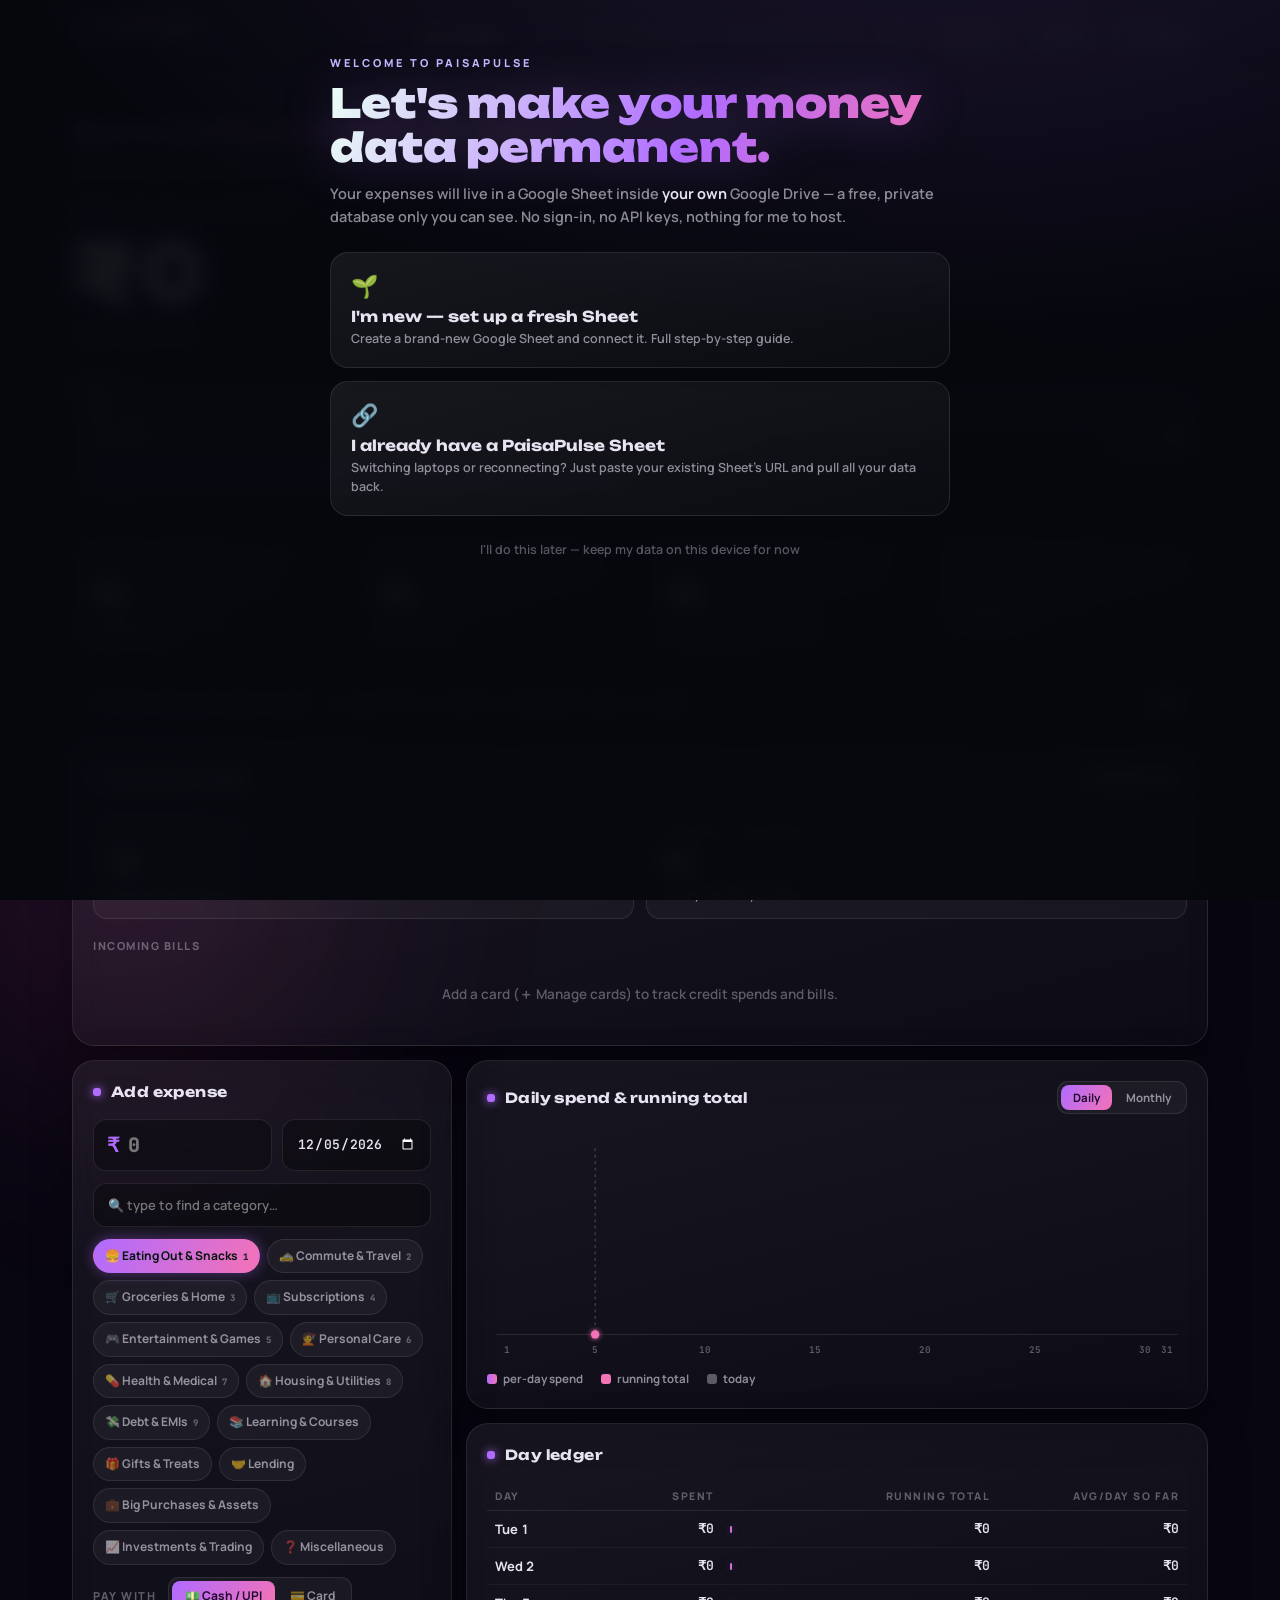
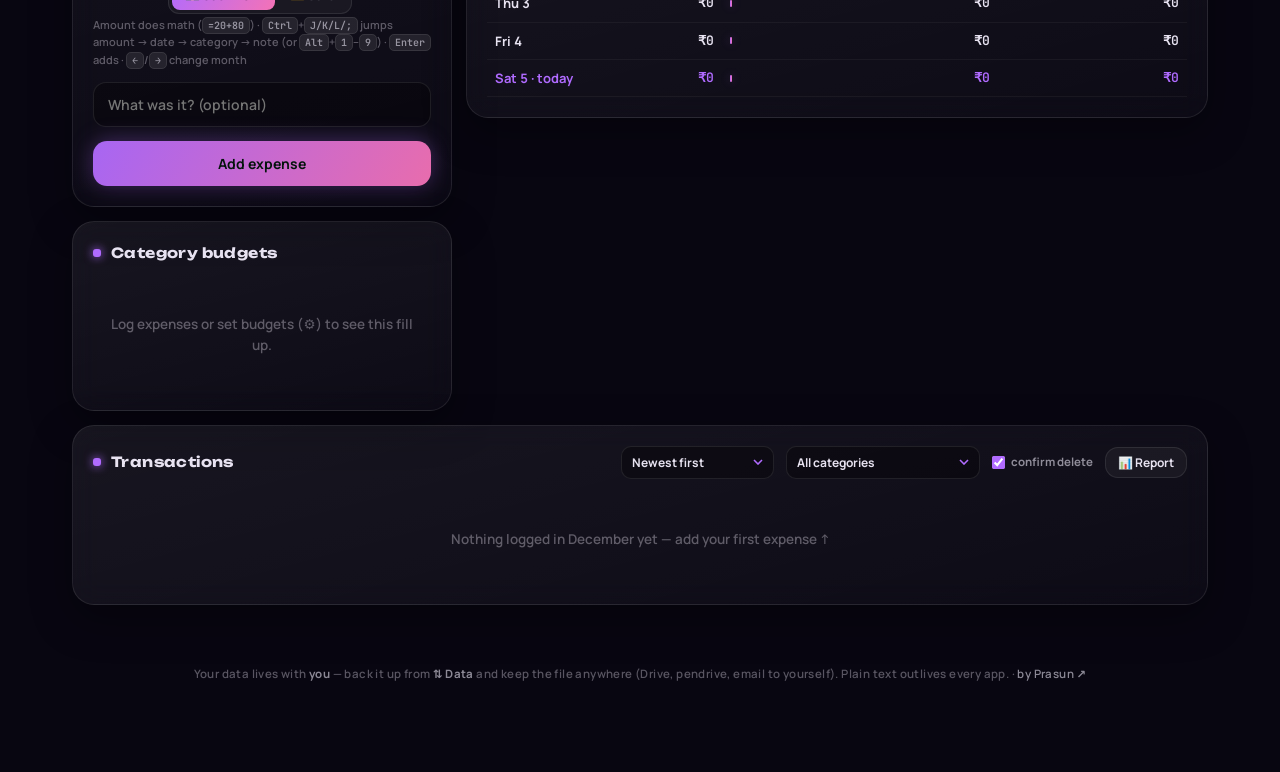
<file: index.html>
<!DOCTYPE html>
<html lang="en">
<head>
<meta charset="UTF-8">
<meta name="viewport" content="width=device-width, initial-scale=1.0">
<title>PaisaPulse — money, made visible</title>
<link rel="preconnect" href="https://fonts.googleapis.com">
<link rel="preconnect" href="https://fonts.gstatic.com" crossorigin>
<link href="https://fonts.googleapis.com/css2?family=Unbounded:wght@500;700;900&family=Manrope:wght@400;500;600;700;800&family=JetBrains+Mono:wght@400;500;700;800&display=swap" rel="stylesheet">
<link rel="icon" type="image/svg+xml" href="data:image/svg+xml,<svg xmlns='http://www.w3.org/2000/svg' viewBox='0 0 32 32'><defs><linearGradient id='g' x1='0' y1='0' x2='1' y2='1'><stop offset='0%25' stop-color='%23b06bff'/><stop offset='100%25' stop-color='%23f472b6'/></linearGradient></defs><rect width='32' height='32' rx='8' fill='%23080611'/><text x='16' y='23' text-anchor='middle' font-family='system-ui,sans-serif' font-weight='900' font-size='20' fill='url(%23g)'>₹</text></svg>">
<style>
:root{
  --void:#080611;
  --ink:rgba(245,240,255,.94);
  --ink-dim:rgba(245,240,255,.56);
  --ink-faint:rgba(245,240,255,.34);
  --pulse:#b06bff;        /* primary — violet */
  --pulse-soft:rgba(176,107,255,.15);
  --ice:#f472b6;          /* secondary — pink */
  --gold:#fcd34d;         /* golden accent */
  --ember:#fbbf24;        /* drifting (warn) — gold */
  --burn:#fb6f92;         /* over budget — rose */
  --lilac:#c4b5fd;        /* accent */
  --glass:rgba(255,255,255,.045);
  --glass-hi:rgba(255,255,255,.085);
  --line:rgba(255,255,255,.09);
  --radius:22px;
  --mono:'JetBrains Mono',ui-monospace,monospace;
  --body:'Manrope',system-ui,sans-serif;
  --disp:'Unbounded',var(--body);
}
*{box-sizing:border-box;margin:0;padding:0}
[hidden]{display:none!important}   /* the hidden attribute must win over flex/grid display rules */
html{scroll-behavior:smooth}
body{
  background:var(--void);
  color:var(--ink);
  font-family:var(--body);
  font-size:15px;
  line-height:1.55;
  min-height:100vh;
  overflow-x:hidden;
}
/* ---------- PACE AURA (signature) ---------- */
.aura{position:fixed;inset:0;z-index:-1;pointer-events:none;transition:opacity 2s ease}
.aura::before,.aura::after{
  content:"";position:absolute;border-radius:50%;filter:blur(110px);
  transition:background 2.5s ease,opacity 2.5s ease;
}
.aura::before{width:62vw;height:62vw;top:-28vw;right:-18vw;opacity:.34}
.aura::after{width:48vw;height:48vw;bottom:-22vw;left:-14vw;opacity:.22}
body.pace-ok .aura::before{background:radial-gradient(circle,#7c3aed,transparent 70%)}
body.pace-ok .aura::after{background:radial-gradient(circle,#be3a8e,transparent 70%)}
body.pace-warn .aura::before{background:radial-gradient(circle,#a16207,transparent 70%)}
body.pace-warn .aura::after{background:radial-gradient(circle,#854d0e,transparent 70%)}
body.pace-over .aura::before{background:radial-gradient(circle,#9d174d,transparent 70%)}
body.pace-over .aura::after{background:radial-gradient(circle,#831843,transparent 70%)}
.grain{position:fixed;inset:0;z-index:-1;pointer-events:none;opacity:.5;
  background-image:radial-gradient(rgba(255,255,255,.022) 1px,transparent 1px);
  background-size:26px 26px;}

.wrap{max-width:1180px;margin:0 auto;padding:0 22px 90px}

/* ---------- HEADER ---------- */
header{
  position:sticky;top:0;z-index:50;
  backdrop-filter:blur(18px);-webkit-backdrop-filter:blur(18px);
  background:rgba(6,8,13,.72);
  border-bottom:1px solid var(--line);
}
.head-in{max-width:1180px;margin:0 auto;padding:14px 22px;display:flex;align-items:center;gap:16px;flex-wrap:wrap}
.brand{font-family:var(--disp);font-weight:900;font-size:17px;letter-spacing:.5px;
  background:linear-gradient(100deg,var(--pulse),var(--ice) 60%,var(--gold));
  -webkit-background-clip:text;background-clip:text;color:transparent;
  filter:drop-shadow(0 0 14px rgba(176,107,255,.45));white-space:nowrap}
.brand small{display:block;font-family:var(--body);font-weight:600;font-size:10px;letter-spacing:2.5px;
  text-transform:uppercase;color:var(--ink-faint);-webkit-text-fill-color:var(--ink-faint)}
.month-nav{display:flex;align-items:center;gap:6px;margin-left:auto;position:relative}
#prevM,#nextM{width:34px;height:34px;border-radius:11px;flex:none}
.month-label{font-family:var(--mono);font-weight:700;font-size:14px;min-width:120px;text-align:center;color:var(--ink);height:34px}
.month-label:hover{border-color:rgba(176,107,255,.45);color:var(--ink)}
.head-actions{display:flex;gap:8px;align-items:center;flex-wrap:wrap}
.badge{
  font-size:11px;font-weight:700;padding:6px 11px;border-radius:999px;
  border:1px solid var(--line);color:var(--ink-dim);background:var(--glass);
  display:inline-flex;align-items:center;gap:6px;white-space:nowrap}
.badge .dot{width:7px;height:7px;border-radius:50%;background:var(--pulse);box-shadow:0 0 8px var(--pulse)}
.badge.warn .dot{background:var(--ember);box-shadow:0 0 8px var(--ember)}

/* ---------- BUTTONS ---------- */
button{
  font-family:var(--body);font-weight:700;font-size:13px;color:var(--ink);
  background:var(--glass);border:1px solid var(--line);border-radius:13px;
  padding:9px 15px;cursor:pointer;transition:transform .15s ease,background .2s,border-color .2s,box-shadow .2s;
}
button:hover{background:var(--glass-hi);transform:translateY(-1px)}
button:active{transform:translateY(0)}
button:focus-visible,input:focus-visible,select:focus-visible,textarea:focus-visible{
  outline:2px solid var(--pulse);outline-offset:2px}
.btn-glow{
  background:linear-gradient(120deg,rgba(176,107,255,.95),rgba(244,114,182,.95));
  color:#04140d;border:none;
  box-shadow:0 0 22px rgba(176,107,255,.35),0 6px 18px rgba(0,0,0,.4);
}
.btn-glow:hover{box-shadow:0 0 32px rgba(176,107,255,.55),0 8px 22px rgba(0,0,0,.45);background:linear-gradient(120deg,#c98bff,#f472b6)}
.btn-ghost{background:transparent}
.btn-danger{border-color:rgba(251,113,133,.4);color:var(--burn)}
.btn-danger:hover{background:rgba(251,113,133,.1)}

/* ---------- HERO ---------- */
.hero{padding:40px 0 10px;text-align:left}
.greet{margin-bottom:22px}
.greet-line{font-family:var(--disp);font-weight:700;font-size:clamp(19px,2.7vw,26px);
  background:linear-gradient(100deg,var(--pulse),var(--ice) 62%,var(--gold));
  -webkit-background-clip:text;background-clip:text;color:transparent}
.greet-edit{font-size:11px;padding:4px 9px;border-radius:9px;margin-left:9px;vertical-align:middle;
  color:var(--ink-dim);background:var(--glass);border:1px solid var(--line);font-weight:700}
.greet-edit:hover{color:var(--ink);background:var(--glass-hi)}
.greet-tag{font-size:13.5px;font-weight:600;color:var(--ink-dim);margin-top:6px}
.greet-input{font-family:var(--disp);font-weight:700;font-size:clamp(19px,2.7vw,26px);
  width:auto;max-width:280px;padding:3px 12px;display:inline-block;color:var(--ink)}
/* ---------- CURSOR FX (fluid glowing trail) ---------- */
#cursorFx{position:fixed;inset:0;width:100%;height:100%;pointer-events:none;z-index:9998;mix-blend-mode:screen}
.eyebrow{font-size:11px;font-weight:800;letter-spacing:3px;text-transform:uppercase;color:var(--lilac);margin-bottom:10px}
.hero-amt{
  font-family:var(--disp);font-weight:900;font-size:clamp(46px,7.5vw,84px);line-height:1.04;
  background:linear-gradient(110deg,#fdf0ff 6%,var(--pulse) 42%,var(--ice) 72%,var(--gold));
  -webkit-background-clip:text;background-clip:text;color:transparent;
  filter:drop-shadow(0 0 30px rgba(176,107,255,.34));
  font-variant-numeric:tabular-nums;
}
body.pace-warn .hero-amt{background:linear-gradient(110deg,#fff7e6 10%,var(--ember) 60%,#fb923c);-webkit-background-clip:text;background-clip:text;filter:drop-shadow(0 0 28px rgba(251,191,36,.3))}
body.pace-over .hero-amt{background:linear-gradient(110deg,#ffe4e6 10%,var(--burn) 60%,#f43f5e);-webkit-background-clip:text;background-clip:text;filter:drop-shadow(0 0 28px rgba(251,113,133,.35))}
.hero-sub{color:var(--ink-dim);font-weight:600;margin-top:8px;font-size:14px}
.hero-sub b{color:var(--ink)}

/* pace rail */
.rail-card{margin-top:26px}
.rail{position:relative;height:14px;border-radius:999px;background:rgba(255,255,255,.06);overflow:visible;border:1px solid var(--line)}
.rail-fill{position:absolute;left:0;top:0;bottom:0;border-radius:999px;
  background:linear-gradient(90deg,var(--pulse),var(--ice));
  box-shadow:0 0 18px rgba(176,107,255,.5);transition:width 1.1s cubic-bezier(.22,1,.36,1)}
body.pace-warn .rail-fill{background:linear-gradient(90deg,var(--ember),#fb923c);box-shadow:0 0 18px rgba(251,191,36,.5)}
body.pace-over .rail-fill{background:linear-gradient(90deg,var(--burn),#f43f5e);box-shadow:0 0 18px rgba(251,113,133,.55)}
.rail-proj{position:absolute;top:-7px;width:2px;height:28px;background:var(--ice);box-shadow:0 0 10px var(--ice);transition:left 1.1s cubic-bezier(.22,1,.36,1)}
.rail-proj::after{content:"projected";position:absolute;top:-20px;left:50%;transform:translateX(-50%);
  font-size:10px;font-weight:800;letter-spacing:1px;text-transform:uppercase;color:var(--ice);white-space:nowrap}
.rail-meta{display:flex;justify-content:space-between;margin-top:12px;font-size:12px;color:var(--ink-dim);font-weight:600}
.rail-meta b{font-family:var(--mono);color:var(--ink)}
#paceMsg{margin-top:14px;font-weight:700;font-size:14px}
#paceMsg.ok{color:var(--pulse)}#paceMsg.warn{color:var(--ember)}#paceMsg.over{color:var(--burn)}

/* ---------- STAT GRID ---------- */
.stats{display:grid;grid-template-columns:repeat(auto-fit,minmax(170px,1fr));gap:14px;margin-top:28px}
.card{
  background:linear-gradient(165deg,rgba(255,255,255,.065),rgba(255,255,255,.022));
  border:1px solid var(--line);border-radius:var(--radius);
  padding:20px;backdrop-filter:blur(14px);-webkit-backdrop-filter:blur(14px);
  box-shadow:0 14px 40px rgba(0,0,0,.35);
}
.stat .lbl{font-size:11px;font-weight:800;letter-spacing:2px;text-transform:uppercase;color:var(--ink-faint)}
.stat .val{font-family:var(--mono);font-weight:800;font-size:26px;margin-top:6px;font-variant-numeric:tabular-nums}
.stat .sub{font-size:12px;color:var(--ink-dim);margin-top:4px;font-weight:600}
.up{color:var(--burn)}.down{color:var(--pulse)}

/* ---------- MAIN GRID ---------- */
.grid{display:grid;grid-template-columns:380px 1fr;gap:14px;margin-top:14px;align-items:start}
@media(max-width:920px){.grid{grid-template-columns:1fr}}
.col{display:flex;flex-direction:column;gap:14px;min-width:0}
h2{font-family:var(--disp);font-weight:700;font-size:14px;letter-spacing:.4px;margin-bottom:16px;display:flex;align-items:center;gap:10px}
h2 .spark{width:8px;height:8px;border-radius:3px;background:var(--pulse);box-shadow:0 0 10px var(--pulse);flex:none}

/* ---------- ADD EXPENSE ---------- */
.amt-row{display:flex;gap:10px}
.amt-in{position:relative;flex:1}
.amt-in span{position:absolute;left:14px;top:50%;transform:translateY(-50%);font-family:var(--mono);font-weight:800;font-size:20px;color:var(--pulse)}
input,select,textarea{
  width:100%;background:rgba(0,0,0,.32);border:1px solid var(--line);border-radius:13px;
  color:var(--ink);font-family:var(--body);font-weight:600;font-size:14px;padding:12px 14px;
  transition:border-color .2s, box-shadow .2s}
input:focus,textarea:focus{border-color:rgba(176,107,255,.55);box-shadow:0 0 0 3px rgba(176,107,255,.12)}
#amt{font-family:var(--mono);font-weight:800;font-size:20px;padding-left:34px}
#date{font-family:var(--mono);font-size:13px;color-scheme:dark;width:auto}
.chips{display:flex;flex-wrap:wrap;gap:7px;margin:12px 0}
.chip{
  font-size:12px;font-weight:700;padding:7px 11px;border-radius:999px;
  background:var(--glass);border:1px solid var(--line);cursor:pointer;color:var(--ink-dim);
  transition:all .15s ease;user-select:none}
.chip:hover{color:var(--ink);border-color:rgba(255,255,255,.2)}
.chip.on{color:#04140d;background:linear-gradient(120deg,var(--pulse),#f472b6);border-color:transparent;
  box-shadow:0 0 14px rgba(176,107,255,.4)}
.field-gap{margin-top:10px}
#btnAdd{width:100%;margin-top:14px;padding:13px;font-size:14px;border-radius:14px}

/* ---------- BUDGET LIST ---------- */
.b-row{display:flex;align-items:center;gap:10px;padding:9px 0;border-bottom:1px solid rgba(255,255,255,.05)}
.b-row:last-child{border-bottom:none}
.b-emoji{flex:none;width:26px;text-align:center}
.b-name{flex:1;min-width:0;font-weight:700;font-size:12.5px;white-space:nowrap;overflow:hidden;text-overflow:ellipsis}
.b-bar{flex:1.4;height:8px;border-radius:99px;background:rgba(255,255,255,.07);overflow:hidden}
.b-fill{height:100%;border-radius:99px;background:linear-gradient(90deg,var(--pulse),#f472b6);transition:width .9s cubic-bezier(.22,1,.36,1)}
.b-fill.warn{background:linear-gradient(90deg,var(--ember),#fb923c)}
.b-fill.over{background:linear-gradient(90deg,var(--burn),#f43f5e)}
.b-amt{font-family:var(--mono);font-size:12px;font-weight:700;white-space:nowrap;color:var(--ink-dim)}
.b-amt b{color:var(--ink)}

/* ---------- CHART ---------- */
.chart-wrap{width:100%}
.chart-wrap svg{width:100%;height:auto;display:block}
.legend{display:flex;gap:18px;margin-top:10px;font-size:11.5px;font-weight:700;color:var(--ink-dim);flex-wrap:wrap}
.legend i{display:inline-block;width:10px;height:10px;border-radius:3px;margin-right:6px;vertical-align:-1px}

/* ---------- DAY LEDGER ---------- */
table{width:100%;border-collapse:collapse;font-size:13px}
th{font-size:10.5px;font-weight:800;letter-spacing:1.5px;text-transform:uppercase;color:var(--ink-faint);
  text-align:right;padding:6px 8px;border-bottom:1px solid var(--line)}
th:first-child{text-align:left}
td{padding:8px;border-bottom:1px solid rgba(255,255,255,.045);text-align:right;
  font-family:var(--mono);font-weight:600;font-variant-numeric:tabular-nums}
td:first-child{text-align:left;font-family:var(--body);font-weight:700}
tr.is-today td{color:var(--pulse)}
.mini{display:inline-block;height:7px;border-radius:99px;background:linear-gradient(90deg,var(--pulse),#f472b6);
  vertical-align:middle;min-width:2px;box-shadow:0 0 8px rgba(176,107,255,.35)}
.tbl-scroll{max-height:380px;overflow-y:auto}
.tbl-scroll::-webkit-scrollbar{width:8px}
.tbl-scroll::-webkit-scrollbar-thumb{background:rgba(255,255,255,.12);border-radius:99px}

/* ---------- TRANSACTIONS ---------- */
.day-h{display:flex;justify-content:space-between;align-items:baseline;margin:18px 0 6px;font-size:12px;font-weight:800;
  letter-spacing:1px;text-transform:uppercase;color:var(--ink-faint)}
.day-h b{font-family:var(--mono);color:var(--ink-dim);letter-spacing:0;text-transform:none}
.txn{display:flex;align-items:center;gap:12px;padding:10px 12px;border-radius:14px;transition:background .15s}
.txn:hover{background:rgba(255,255,255,.04)}
.txn .e{flex:none;width:34px;height:34px;border-radius:11px;background:var(--glass);border:1px solid var(--line);
  display:flex;align-items:center;justify-content:center;font-size:15px}
.txn .t{flex:1;min-width:0}
.txn .t .n{font-weight:700;font-size:13.5px;white-space:nowrap;overflow:hidden;text-overflow:ellipsis}
.txn .t .c{font-size:11px;color:var(--ink-faint);font-weight:600}
.txn .a{font-family:var(--mono);font-weight:800;font-size:14px;white-space:nowrap}
.txn .x{opacity:0;flex:none;width:28px;height:28px;border-radius:9px;padding:0;font-size:14px;line-height:1;color:var(--burn);border-color:transparent;background:transparent}
.txn:hover .x{opacity:.8}.txn .x:hover{opacity:1;background:rgba(251,113,133,.12)}
.empty{padding:34px 10px;text-align:center;color:var(--ink-faint);font-weight:600;font-size:13.5px}

/* ---------- MODALS ---------- */
dialog{
  background:linear-gradient(170deg,#0d1119,#090c12);color:var(--ink);
  border:1px solid var(--line);border-radius:24px;padding:28px;width:min(560px,92vw);
  box-shadow:0 30px 90px rgba(0,0,0,.7)}
dialog::backdrop{background:rgba(3,5,9,.7);backdrop-filter:blur(6px)}
.m-head{display:flex;justify-content:space-between;align-items:center;margin-bottom:18px}
.m-head h3{font-family:var(--disp);font-size:15px;font-weight:700}
.tabs{display:flex;gap:8px;margin-bottom:18px}
.tab{flex:1;text-align:center}
.tab.on{background:linear-gradient(120deg,rgba(176,107,255,.18),rgba(244,114,182,.18));border-color:rgba(176,107,255,.4);color:var(--pulse)}
textarea{font-family:var(--mono);font-size:12px;min-height:130px;resize:vertical}
.hint{font-size:12px;color:var(--ink-dim);line-height:1.6;margin:10px 0;font-weight:600}
.hint code{font-family:var(--mono);color:var(--lilac);font-size:11px}
.m-row{display:flex;gap:10px;margin-top:14px;flex-wrap:wrap}
.m-row button{flex:1}
.set-row{display:flex;align-items:center;gap:10px;margin-bottom:9px}
.set-row label{flex:1;font-weight:700;font-size:13px}
.set-row input{width:130px;font-family:var(--mono);text-align:right}
.divider{height:1px;background:var(--line);margin:18px 0}

/* ---------- CLOUD SYNC STATES ---------- */
.badge.saving .dot{background:var(--ember);box-shadow:0 0 8px var(--ember);animation:pulseDot 1s ease-in-out infinite}
.badge.err .dot{background:var(--burn);box-shadow:0 0 8px var(--burn)}
.badge.synced .dot{background:var(--ice);box-shadow:0 0 8px var(--ice)}
@keyframes pulseDot{0%,100%{opacity:1}50%{opacity:.25}}
@keyframes shimmer{0%{background-position:-300px 0}100%{background-position:300px 0}}
body.loading-cloud .hero-amt,body.loading-cloud .stat .val{
  color:transparent!important;-webkit-text-fill-color:transparent;border-radius:12px;
  background:linear-gradient(90deg,rgba(255,255,255,.05),rgba(255,255,255,.16),rgba(255,255,255,.05));
  background-size:300px 100%;animation:shimmer 1.25s linear infinite;filter:none}
.note-banner.cloud{border-color:rgba(176,107,255,.45);color:var(--ink-dim)}
.note-banner.cloud b{color:var(--ice)}
.note-banner .btn-glow{flex:none;padding:7px 14px}
.conn-row{display:flex;align-items:center;gap:10px;font-size:13px;font-weight:600;color:var(--ink-dim)}
.conn-card{display:flex;align-items:center;gap:12px;flex-wrap:wrap;margin-bottom:18px;padding:13px 15px;
  border:1px solid var(--line);border-radius:14px;background:var(--glass)}
.conn-card .conn-row{flex:1;min-width:0}
.conn-card button{flex:none}
.conn-dot{width:8px;height:8px;border-radius:50%;background:var(--pulse);box-shadow:0 0 8px var(--pulse);flex:none}
.conn-dot.off{background:var(--ink-faint);box-shadow:none}

/* ---------- ONBOARDING ---------- */
.onboard{position:fixed;inset:0;z-index:200;overflow-y:auto;
  background:radial-gradient(120vw 80vh at 72% -12%,rgba(176,107,255,.12),transparent 60%),rgba(6,8,13,.94);
  backdrop-filter:blur(10px);-webkit-backdrop-filter:blur(10px);
  display:flex;align-items:flex-start;justify-content:center;padding:6vh 20px 60px}
.onboard[hidden]{display:none}
.ob-box{max-width:620px;width:100%}
.ob-eyebrow{font-size:11px;font-weight:800;letter-spacing:3px;text-transform:uppercase;color:var(--lilac);margin-bottom:10px}
.ob-title{font-family:var(--disp);font-weight:900;font-size:clamp(27px,5vw,40px);line-height:1.1;
  background:linear-gradient(110deg,#eafff6,var(--pulse) 58%,var(--ice));
  -webkit-background-clip:text;background-clip:text;color:transparent;filter:drop-shadow(0 0 24px rgba(176,107,255,.25))}
.ob-lead{color:var(--ink-dim);font-weight:600;margin:13px 0 24px;font-size:14.5px;line-height:1.6}
.ob-lead b{color:var(--ink)}
.ob-step{display:flex;gap:15px;padding:17px;border-radius:18px;margin-bottom:13px;
  background:linear-gradient(165deg,rgba(255,255,255,.065),rgba(255,255,255,.022));border:1px solid var(--line)}
.ob-num{flex:none;width:32px;height:32px;border-radius:50%;display:flex;align-items:center;justify-content:center;
  font-family:var(--mono);font-weight:800;font-size:14px;color:#04140d;background:linear-gradient(120deg,var(--pulse),#f472b6);
  box-shadow:0 0 14px rgba(176,107,255,.4)}
.ob-body{flex:1;min-width:0}
.ob-body h4{font-family:var(--disp);font-size:14.5px;font-weight:700;margin-bottom:4px}
.ob-body p{font-size:13px;color:var(--ink-dim);font-weight:600;line-height:1.55}
.ob-body .m-row{margin-top:11px}
.ob-howto{margin-top:11px;font-size:12.5px;color:var(--ink-dim);font-weight:600;line-height:1.7;
  border-left:2px solid rgba(176,107,255,.45);padding:2px 0 2px 14px}
.ob-howto code{font-family:var(--mono);color:var(--lilac);font-size:11.5px}
.ob-howto ol{margin:0;padding-left:18px}.ob-howto li{margin:5px 0}
#cloudUrlInput{font-family:var(--mono);font-size:12.5px}
.ob-verify{margin-top:11px;font-weight:700;font-size:12.5px;min-height:18px;line-height:1.5}
.ob-verify.ok{color:var(--pulse)}.ob-verify.err{color:var(--burn)}.ob-verify.busy{color:var(--ember)}
.ob-skip{display:block;text-align:center;margin-top:16px;color:var(--ink-faint);font-weight:600;font-size:12.5px;
  background:none;border:none;width:100%}
.ob-skip:hover{color:var(--ink-dim);background:none;transform:none}
.ob-choose{display:flex;flex-direction:column;gap:13px}
.ob-pick{display:block;text-align:left;padding:18px 20px;border-radius:18px;cursor:pointer;
  background:linear-gradient(165deg,rgba(255,255,255,.065),rgba(255,255,255,.022));border:1px solid var(--line);
  transition:border-color .2s,box-shadow .2s,transform .15s}
.ob-pick:hover{border-color:rgba(176,107,255,.5);box-shadow:0 0 26px rgba(176,107,255,.16);transform:translateY(-2px);background:linear-gradient(165deg,rgba(255,255,255,.08),rgba(255,255,255,.03))}
.ob-pick-emoji{font-size:22px;display:block;margin-bottom:6px}
.ob-pick-t{display:block;font-family:var(--disp);font-weight:700;font-size:15px;color:var(--ink);margin-bottom:4px}
.ob-pick-d{display:block;font-size:12.5px;font-weight:600;color:var(--ink-dim);line-height:1.5}
.ob-back{background:none;border:none;color:var(--ink-faint);font-weight:700;font-size:12.5px;padding:4px 0;margin-bottom:10px}
.ob-back:hover{color:var(--ink-dim);background:none;transform:none}

/* ---------- TOAST ---------- */
#toast{
  position:fixed;bottom:26px;left:50%;transform:translateX(-50%) translateY(20px);
  background:#0e1420;border:1px solid rgba(176,107,255,.4);color:var(--ink);
  padding:12px 18px;border-radius:14px;font-weight:700;font-size:13.5px;
  box-shadow:0 0 30px rgba(176,107,255,.25),0 16px 40px rgba(0,0,0,.6);
  opacity:0;pointer-events:none;transition:all .3s ease;z-index:99;display:flex;gap:14px;align-items:center}
#toast.show{opacity:1;transform:translateX(-50%) translateY(0);pointer-events:auto}
#toast button{padding:5px 12px;font-size:12px}

.note-banner{margin-top:18px;font-size:12.5px;font-weight:600;color:var(--ink-dim);
  border:1px dashed rgba(184,168,255,.35);border-radius:14px;padding:11px 14px;display:flex;gap:10px;align-items:center}
.note-banner button{margin-left:auto;padding:4px 10px;font-size:11px;flex:none}

footer{margin-top:60px;text-align:center;color:var(--ink-faint);font-size:11.5px;font-weight:600;letter-spacing:.4px}
footer b{color:var(--ink-dim)}

@media(prefers-reduced-motion:reduce){
  *,*::before,*::after{animation:none!important;transition:none!important}
}
/* ---------- v1.1 additions ---------- */
.today-pill{font-family:var(--mono);font-size:11px;font-weight:700;color:var(--ink-dim);
  padding:6px 11px;border-radius:999px;border:1px solid var(--line);background:var(--glass);white-space:nowrap}
/* month picker */
.month-picker{position:absolute;top:42px;left:50%;transform:translateX(-50%);z-index:60;width:280px;
  background:linear-gradient(170deg,#140e22,#0c0816);border:1px solid var(--line);border-radius:16px;padding:14px;
  box-shadow:0 26px 70px rgba(0,0,0,.65)}
.mp-head{display:flex;align-items:center;justify-content:space-between;margin-bottom:10px}
.mp-head span{font-family:var(--mono);font-weight:800;font-size:14px}
.mp-head button{width:30px;height:30px;border-radius:9px}
.mp-grid{display:grid;grid-template-columns:repeat(3,1fr);gap:6px}
.mp-grid button{padding:9px 0;font-size:12.5px;font-weight:700;border-radius:10px}
.mp-grid button.cur{background:linear-gradient(120deg,var(--pulse),var(--ice));color:#1a0b2e;border-color:transparent}
.mp-grid button:disabled{opacity:.3;cursor:not-allowed}
.mp-today{width:100%;margin-top:10px;font-size:12px;padding:9px}
/* calculator hint */
.calc-hint{margin-top:8px;font-size:13px;font-weight:700;color:var(--pulse);cursor:pointer;
  display:inline-flex;align-items:center;gap:6px;padding:6px 12px;border-radius:10px;border:1px solid rgba(176,107,255,.35);
  background:var(--pulse-soft);user-select:none}
.calc-hint:hover{background:rgba(176,107,255,.22)}
.calc-hint b{font-family:var(--mono)}
/* keyboard hint + chip key badges */
.kbd-hint{font-size:11px;color:var(--ink-faint);font-weight:600;margin:2px 0 4px}
.kbd-hint kbd{font-family:var(--mono);font-size:10px;background:var(--glass-hi);border:1px solid var(--line);
  border-radius:5px;padding:1px 5px;color:var(--ink-dim)}
.chip .k{font-family:var(--mono);font-size:9px;opacity:.6;margin-left:5px;font-weight:800}
.chip.on .k{opacity:.85}
/* transactions header tools */
.txn-head{justify-content:space-between;flex-wrap:wrap;gap:10px}
.h2-title{display:inline-flex;align-items:center;gap:10px}
.txn-tools{display:inline-flex;align-items:center;gap:12px;font-family:var(--body)}
.mini-select{width:auto;padding:7px 10px;font-size:12px;font-weight:700;border-radius:10px;color:var(--ink);
  background:rgba(0,0,0,.32) url("data:image/svg+xml,%3Csvg xmlns='http://www.w3.org/2000/svg' width='10' height='6' fill='none' stroke='%23b06bff' stroke-width='1.6'%3E%3Cpath d='M1 1l4 4 4-4'/%3E%3C/svg%3E") no-repeat right 10px center;-webkit-appearance:none;appearance:none;padding-right:26px}
select option{background:#0d0a1a;color:rgba(245,240,255,.94)}
.chk{display:inline-flex;align-items:center;gap:6px;font-size:11.5px;font-weight:700;color:var(--ink-dim);cursor:pointer;text-transform:none;letter-spacing:0}
.chk input{width:auto;accent-color:var(--pulse);cursor:pointer}
/* delete confirm state on a txn row */
.txn .x.confirm{opacity:1;width:auto;padding:0 10px;font-size:11px;font-weight:800;color:#1a0b2e;
  background:linear-gradient(120deg,var(--burn),#f43f5e);border-radius:9px}
/* transaction-day group + glow-on-jump */
.txn-day{border-radius:14px;transition:background .4s ease,box-shadow .4s ease}
.txn-day.glow{background:rgba(176,107,255,.10);box-shadow:0 0 0 1px rgba(176,107,255,.4),0 0 26px rgba(176,107,255,.22)}
/* ledger rows clickable */
#dayLedger tr{cursor:pointer}
#dayLedger tr:hover td{color:var(--ink)}
/* budget % */
.b-pct{font-family:var(--mono);font-size:11px;font-weight:800;color:var(--lilac);min-width:38px;text-align:right}
/* safe reset row */
.reset-row{display:flex;gap:10px}
.reset-row input{flex:1;font-family:var(--mono);font-size:13px}
.reset-row button{flex:none}

/* ---------- v1.2: chart toggle, category search, motion ---------- */
.chart-head{justify-content:space-between;flex-wrap:wrap;gap:10px}
.seg{display:inline-flex;background:var(--glass);border:1px solid var(--line);border-radius:11px;padding:3px;gap:2px}
.seg-btn{font-size:11.5px;font-weight:700;padding:5px 12px;border-radius:8px;border:none;background:transparent;color:var(--ink-dim)}
.seg-btn:hover{background:var(--glass-hi);transform:none}
.seg-btn.on{background:linear-gradient(120deg,var(--pulse),var(--ice));color:#1a0b2e}
/* category search + intellisense dropdown */
.cat-pick{position:relative;margin:12px 0 0}
#catSearch{font-size:13px}
.cat-suggest{position:absolute;left:0;right:0;top:calc(100% + 6px);z-index:40;max-height:240px;overflow-y:auto;
  background:linear-gradient(170deg,#150f24,#0c0816);border:1px solid var(--line);border-radius:14px;padding:6px;
  box-shadow:0 22px 60px rgba(0,0,0,.6)}
.cs-item{display:flex;align-items:center;gap:10px;padding:9px 11px;border-radius:10px;cursor:pointer;font-size:13px;font-weight:600;color:var(--ink-dim)}
.cs-item .cs-e{font-size:16px;flex:none}
.cs-item .cs-n b{color:var(--pulse);font-weight:800}
.cs-item.active,.cs-item:hover{background:var(--pulse-soft);color:var(--ink)}
.cs-item .cs-hint{margin-left:auto;font-family:var(--mono);font-size:10px;color:var(--ink-faint)}
/* flat (sorted) transaction rows show their date */
.txn .tdate{font-family:var(--mono);font-size:10.5px;color:var(--ink-faint);font-weight:700;margin-left:2px}
/* ledger row glow when jumped-to from a transaction */
#dayLedger tr.glow td{color:var(--pulse)}
#dayLedger tr.glow{background:rgba(176,107,255,.12);box-shadow:inset 0 0 0 1px rgba(176,107,255,.4)}
#dayLedger tr{transition:background .4s ease}
/* ---------- MOTION ---------- */
@keyframes riseIn{from{opacity:0;transform:translateY(18px)}to{opacity:1;transform:none}}
@keyframes popIn{0%{transform:scale(.85);opacity:.4}100%{transform:scale(1);opacity:1}}
.reveal{opacity:0}
.reveal.in{animation:riseIn .6s cubic-bezier(.22,1,.36,1) both;animation-delay:var(--d,0s)}
.card{transition:transform .25s cubic-bezier(.22,1,.36,1),border-color .25s,box-shadow .25s}
.card:hover{transform:translateY(-3px);border-color:rgba(176,107,255,.28);box-shadow:0 18px 48px rgba(0,0,0,.4),0 0 24px rgba(176,107,255,.08)}
.chip{transition:transform .15s cubic-bezier(.34,1.56,.64,1),background .2s,color .2s,border-color .2s}
.chip:hover{transform:translateY(-2px)}
.chip.on{animation:popIn .28s cubic-bezier(.34,1.56,.64,1)}
.txn{transition:background .15s,transform .15s}
.txn:hover{transform:translateX(3px)}
.stat .val{transition:transform .2s}
.card.stat:hover .val{transform:scale(1.04)}
.spark{animation:sparkPulse 2.6s ease-in-out infinite}
@keyframes sparkPulse{0%,100%{box-shadow:0 0 10px var(--pulse);opacity:1}50%{box-shadow:0 0 16px var(--pulse);opacity:.7}}
@media(prefers-reduced-motion:reduce){
  .reveal,.reveal.in{opacity:1!important;animation:none!important}
  .card:hover,.chip:hover,.txn:hover,.card.stat:hover .val{transform:none}
  .spark{animation:none}
}

@media(max-width:640px){
  .hero{padding-top:34px}
  .head-in{gap:10px}
  .month-nav{margin-left:0;width:100%;justify-content:center;order:3}
  .month-picker{left:auto;right:0;transform:none}
  .txn-tools{width:100%;justify-content:space-between}
}

/* ---------- EDIT BUTTON (transaction rows) ---------- */
.txn .edit-btn{opacity:0;flex:none;width:28px;height:28px;border-radius:9px;padding:0;font-size:13px;
  line-height:1;color:var(--pulse);border-color:transparent;background:transparent}
.txn:hover .edit-btn{opacity:.7}
.txn .edit-btn:hover{opacity:1!important;background:rgba(176,107,255,.12)}
#editCatChips .chip .k{display:none}
#editCatChips{max-height:200px;overflow-y:auto}

/* ---------- CREDIT: paywith control ---------- */
.paywith-row{display:flex;align-items:center;gap:12px;margin:4px 0 2px;flex-wrap:wrap}
.paywith-lbl{font-size:11px;font-weight:800;letter-spacing:1.5px;text-transform:uppercase;color:var(--ink-faint)}
.paywith{display:inline-flex;background:var(--glass);border:1px solid var(--line);border-radius:11px;padding:3px;gap:2px}
.pw-btn{font-size:12px;font-weight:700;padding:6px 13px;border-radius:8px;border:none;background:transparent;color:var(--ink-dim)}
.pw-btn:hover{background:var(--glass-hi);transform:none}
.pw-btn.on{background:linear-gradient(120deg,var(--pulse),var(--ice));color:#1a0b2e}
.card-select{margin-top:10px;font-size:13px;color:var(--ink);color-scheme:dark}

/* ---------- CREDIT: txn badges ---------- */
.txn .credit-badge,.txn .pay-badge{display:inline-block;font-family:var(--body);font-size:10px;font-weight:800;
  padding:1px 7px;border-radius:99px;margin-left:6px;vertical-align:1px;letter-spacing:.2px}
.txn .credit-badge{color:var(--lilac);background:rgba(176,107,255,.14);border:1px solid rgba(176,107,255,.3)}
.txn .pay-badge{color:#5eead4;background:rgba(94,234,212,.12);border:1px solid rgba(94,234,212,.28)}
.txn.is-payment .a{color:#5eead4}
.txn.is-payment .e{background:rgba(94,234,212,.1);border-color:rgba(94,234,212,.25)}

/* ---------- CREDIT: cards & credit section ---------- */
.credit-stats{display:grid;grid-template-columns:repeat(auto-fit,minmax(180px,1fr));gap:12px;margin:6px 0 18px}
.credit-stat{background:rgba(255,255,255,.035);border:1px solid var(--line);border-radius:14px;padding:14px 16px}
.credit-stat .lbl{font-size:10.5px;font-weight:800;letter-spacing:1.6px;text-transform:uppercase;color:var(--ink-faint)}
.credit-stat .val{font-family:var(--mono);font-weight:800;font-size:24px;margin-top:5px;font-variant-numeric:tabular-nums}
.credit-stat .sub{font-size:11.5px;color:var(--ink-dim);margin-top:3px;font-weight:600}
.shock-head{font-size:11px;font-weight:800;letter-spacing:1.5px;text-transform:uppercase;color:var(--ink-faint);margin-bottom:10px}
.shock-row{display:flex;align-items:center;gap:12px;padding:12px 14px;border-radius:14px;margin-bottom:8px;
  background:linear-gradient(165deg,rgba(255,255,255,.05),rgba(255,255,255,.02));border:1px solid var(--line)}
.shock-row.urgent{border-color:rgba(251,191,36,.4);box-shadow:0 0 18px rgba(251,191,36,.1)}
.shock-row.overdue{border-color:rgba(251,113,133,.45);box-shadow:0 0 18px rgba(251,113,133,.14)}
.shock-l{flex:1;min-width:0}
.shock-card{font-weight:800;font-size:13.5px}
.shock-due{font-size:12px;color:var(--ink-dim);font-weight:600;margin-top:2px}
.shock-row.urgent .shock-due b{color:var(--ember)}
.shock-row.overdue .shock-due b{color:var(--burn)}
.shock-amt{font-family:var(--mono);font-weight:800;font-size:16px;white-space:nowrap}
.shock-pay{flex:none;padding:7px 16px;font-size:12px;border-radius:10px;
  background:linear-gradient(120deg,var(--pulse),var(--ice));color:#1a0b2e;border:none;font-weight:800}
.shock-pay:hover{box-shadow:0 0 16px rgba(176,107,255,.4)}

/* ---------- CREDIT: cards modal ---------- */
.card-row{display:flex;align-items:center;gap:10px;padding:12px 14px;border-radius:13px;margin-bottom:8px;
  background:rgba(255,255,255,.04);border:1px solid var(--line)}
.card-row-main{flex:1;min-width:0;display:flex;flex-direction:column;gap:2px}
.card-row-main b{font-size:14px;font-weight:800}
.card-row-meta{font-size:11.5px;color:var(--ink-dim);font-weight:600}
.card-row button{flex:none;padding:6px 12px;font-size:12px}
.card-form{display:flex;flex-direction:column;gap:10px}
.card-form-days{display:flex;gap:10px}
.card-form-days label{flex:1;font-size:11px;font-weight:800;letter-spacing:1px;text-transform:uppercase;color:var(--ink-faint);
  display:flex;flex-direction:column;gap:6px}
.card-form-days input{font-family:var(--mono);text-align:center}

</style>
</head>
<body class="pace-ok">
<div class="aura"></div><div class="grain"></div><canvas id="cursorFx"></canvas>

<header>
  <div class="head-in">
    <div class="brand">
      <svg viewBox="0 0 178 36" width="178" height="36" xmlns="http://www.w3.org/2000/svg" aria-label="PaisaPulse — money, made visible">
        <defs>
          <linearGradient id="pp-brand-g" x1="0" y1="0" x2="1" y2="0">
            <stop offset="0%"   stop-color="#b06bff"/>
            <stop offset="55%"  stop-color="#f472b6"/>
            <stop offset="100%" stop-color="#fcd34d"/>
          </linearGradient>
        </defs>
        <rect x="0" y="2" width="28" height="28" rx="7" fill="rgba(176,107,255,.13)" stroke="rgba(176,107,255,.28)" stroke-width="1"/>
        <text x="14" y="19" text-anchor="middle" font-family="system-ui,sans-serif" font-weight="900" font-size="14" fill="url(#pp-brand-g)">₹</text>
        <polyline points="3,28 7,28 9,23 11,31 13,26 15.5,28 25,28" stroke="url(#pp-brand-g)" stroke-width="1.2" fill="none" stroke-linecap="round" stroke-linejoin="round" opacity=".72"/>
        <text x="36" y="15" font-family="'Unbounded',system-ui,sans-serif" font-weight="900" font-size="12" fill="url(#pp-brand-g)">PaisaPulse</text>
        <text x="36" y="29" font-family="'Manrope',system-ui,sans-serif" font-weight="700" font-size="8.5" fill="rgba(245,240,255,.42)" letter-spacing="2.2">MONEY · MADE VISIBLE</text>
      </svg>
    </div>
    <div class="month-nav">
      <button id="prevM" aria-label="Previous month">‹</button>
      <button id="monthLabel" class="month-label" aria-haspopup="true" title="Pick a month">—</button>
      <button id="nextM" aria-label="Next month">›</button>
      <div id="monthPicker" class="month-picker" hidden>
        <div class="mp-head"><button id="mpPrevY" aria-label="Previous year">‹</button><span id="mpYear">—</span><button id="mpNextY" aria-label="Next year">›</button></div>
        <div class="mp-grid" id="mpGrid"></div>
        <button class="mp-today" id="mpToday">⌂ Jump to this month</button>
      </div>
    </div>
    <div class="head-actions">
      <span class="today-pill" id="todayPill" title="Today"></span>
      <span class="badge" id="saveBadge"><span class="dot"></span><span id="saveBadgeTxt">checking…</span></span>
      <button id="btnSound" title="Toggle sound effects" aria-label="Toggle sound effects">🔊</button>
      <button id="btnCards">💳 Cards</button>
      <button id="btnData">⇅ Data</button>
      <button id="btnSettings">⚙ Budgets</button>
    </div>
  </div>
</header>

<div class="wrap">

  <section class="hero">
    <div class="greet" id="greet">
      <span class="greet-line" id="greetLine">Hello</span><button class="greet-edit" id="greetEdit" title="Change your name" aria-label="Change your name">✎</button>
      <div class="greet-tag" id="greetTag"></div>
    </div>
    <div class="eyebrow" id="heroEyebrow">Spent this month</div>
    <div class="hero-amt" id="heroAmt">₹0</div>
    <div class="hero-sub" id="heroSub"></div>
  </section>

  <section class="card rail-card">
    <div class="rail">
      <div class="rail-fill" id="railFill" style="width:0%"></div>
      <div class="rail-proj" id="railProj" style="left:0%"></div>
    </div>
    <div class="rail-meta">
      <span>spent <b id="railSpent">₹0</b></span>
      <span id="railRight">budget <b id="railBudget">—</b></span>
    </div>
    <div id="paceMsg" class="ok"></div>
  </section>

  <section class="stats">
    <div class="card stat"><div class="lbl">Today</div><div class="val" id="todayAmt">₹0</div><div class="sub" id="todaySub"></div></div>
    <div class="card stat"><div class="lbl">Daily average</div><div class="val" id="avgAmt">₹0</div><div class="sub" id="avgSub"></div></div>
    <div class="card stat"><div class="lbl">Projected month-end</div><div class="val" id="projAmt">₹0</div><div class="sub" id="projSub"></div></div>
    <div class="card stat"><div class="lbl">Biggest category</div><div class="val" id="topCat" style="font-size:18px;line-height:1.3">—</div><div class="sub" id="topCatSub"></div></div>
  </section>

  <div id="seedBanner" class="note-banner" hidden>
    <span>✦ Loaded your full history (Sep 2025 → Jun 2026) with the cleaned-up categories to get you started.</span>
    <button id="seedDismiss">Got it</button>
  </div>

  <section class="card credit-card" id="creditSection" style="margin-top:14px">
    <h2 class="txn-head"><span class="h2-title"><span class="spark"></span>Cards &amp; Credit</span>
      <button id="btnManageCards" style="padding:6px 12px;font-size:12px">＋ Manage cards</button>
    </h2>
    <div class="credit-stats">
      <div class="credit-stat"><div class="lbl">Outstanding</div><div class="val" id="outstandingAmt">₹0</div><div class="sub">owed across all cards</div></div>
      <div class="credit-stat"><div class="lbl">Cash out this month</div><div class="val" id="cashflowAmt">₹0</div><div class="sub">money that left your bank</div></div>
    </div>
    <div class="shock-head">Incoming bills</div>
    <div id="shockList"></div>
  </section>

  <div class="grid">
    <div class="col">
      <section class="card">
        <h2><span class="spark"></span>Add expense</h2>
        <div class="amt-row">
          <div class="amt-in"><span>₹</span><input id="amt" inputmode="text" placeholder="0" autocomplete="off"></div>
          <input type="date" id="date">
        </div>
        <div class="calc-hint" id="calcHint" hidden></div>
        <div class="cat-pick">
          <input id="catSearch" placeholder="🔍 type to find a category…" autocomplete="off">
          <div class="cat-suggest" id="catSuggest" hidden></div>
        </div>
        <div class="chips" id="catChips"></div>
        <div class="paywith-row">
          <span class="paywith-lbl">Pay with</span>
          <span class="paywith" id="addPaywith">
            <button type="button" class="pw-btn on" data-pw="normal">💵 Cash / UPI</button>
            <button type="button" class="pw-btn" data-pw="credit">💳 Card</button>
          </span>
        </div>
        <div id="addCardWrap" hidden><select id="addCardSel" class="card-select"></select></div>
        <div class="kbd-hint" id="kbdHint"></div>
        <input id="note" class="field-gap" placeholder="What was it? (optional)" autocomplete="off">
        <button class="btn-glow" id="btnAdd">Add expense</button>
      </section>

      <section class="card">
        <h2><span class="spark"></span>Category budgets</h2>
        <div id="budgetList"></div>
      </section>
    </div>

    <div class="col">
      <section class="card">
        <h2 class="chart-head"><span class="h2-title"><span class="spark"></span><span id="chartTitle">Daily spend &amp; running total</span></span>
          <span class="seg" id="chartToggle"><button class="seg-btn on" data-mode="daily">Daily</button><button class="seg-btn" data-mode="monthly">Monthly</button></span>
        </h2>
        <div class="chart-wrap" id="dailyChart"></div>
        <div class="legend" id="chartLegend">
          <span><i style="background:linear-gradient(90deg,var(--pulse),#f472b6)"></i>per-day spend</span>
          <span><i style="background:var(--ice)"></i>running total</span>
          <span><i style="background:var(--ink-faint)"></i>today</span>
        </div>
      </section>

      <section class="card">
        <h2><span class="spark"></span>Day ledger</h2>
        <div class="tbl-scroll">
          <table>
            <thead><tr><th>Day</th><th>Spent</th><th></th><th>Running total</th><th>Avg/day so far</th></tr></thead>
            <tbody id="dayLedger"></tbody>
          </table>
        </div>
      </section>
    </div>
  </div>

  <section class="card" style="margin-top:14px">
    <h2 class="txn-head"><span class="h2-title"><span class="spark"></span>Transactions</span>
      <span class="txn-tools">
        <select id="txnSort" class="mini-select" title="Sort transactions">
          <option value="date-desc">Newest first</option>
          <option value="date-asc">Oldest first</option>
          <option value="amt-desc">Amount: high → low</option>
          <option value="amt-asc">Amount: low → high</option>
          <option value="cat">By category</option>
        </select>
        <select id="txnFilter" class="mini-select" title="Filter by category"></select>
        <label class="chk"><input type="checkbox" id="confirmDel"> confirm delete</label>
        <button id="btnReport" style="padding:6px 12px;font-size:12px" title="Print monthly report">📊 Report</button>
      </span>
    </h2>
    <div id="txnList"></div>
  </section>

  <footer>Your data lives with <b>you</b> — back it up from <b>⇅ Data</b> and keep the file anywhere (Drive, pendrive, email to yourself). Plain text outlives every app. · <a href="https://theprasunbanerjee.github.io/" target="_blank" rel="noopener" style="color:var(--ink-dim);text-decoration:none">by Prasun ↗</a></footer>
</div>

<!-- Data modal -->
<dialog id="dataModal">
  <div class="m-head"><h3>Your data, your hands</h3><button class="btn-ghost" data-close>✕</button></div>
  <div class="conn-card">
    <div class="conn-row"><span class="conn-dot off" id="connDot"></span><span id="connTxt">Not connected</span></div>
    <button id="btnChangeConn">Connect Google Drive</button>
    <button id="btnLocateDrive" hidden style="flex-basis:100%;text-align:left;font-size:12px">📂 Locate this on Drive folder</button>
  </div>
  <div class="tabs">
    <button class="tab on" data-tab="import">Import</button>
    <button class="tab" data-tab="export">Export / Backup</button>
  </div>
  <div id="tab-import">
    <p class="hint">Migrate from Google Sheets: open a month tab → <code>File → Download → CSV</code> → drop it here. Needs columns like <code>Date, Category, Description, Amount</code> (extra columns are ignored). Dates like <code>2-Jun-2026</code>, <code>2026-06-02</code> or <code>02/06/2026</code> all work. Duplicates are skipped automatically. If Google Drive is connected, imported rows are written to your Sheet too.</p>
    <input type="file" id="csvFile" accept=".csv,text/csv">
    <p class="hint" style="margin-top:14px">…or paste CSV text:</p>
    <textarea id="csvPaste" placeholder="Date,Category,Description,Amount&#10;2-Jun-2026,Dining & Snacks,Office lunch,318"></textarea>
    <div class="m-row"><button class="btn-glow" id="btnImport">Import rows</button></div>
  </div>
  <div id="tab-export" hidden>
    <p class="hint">Your live data syncs to Google Drive when connected (status above). These are extra one-off snapshots. <b>Backup (JSON)</b> = everything: expenses + budgets. <b>CSV</b> = expenses only, opens in any spreadsheet. They download to your <b>Downloads</b> folder.</p>
    <div class="m-row">
      <button class="btn-glow" id="btnBackup">⬇ Backup .json</button>
      <button id="btnCsvOut">⬇ Export .csv</button>
    </div>
    <p class="hint" style="margin-top:14px">If downloads are blocked here, copy from below and save as a file:</p>
    <textarea id="exportBox" readonly placeholder="Click a button above to generate…"></textarea>
    <div class="m-row"><button id="btnCopyExport">Copy to clipboard</button></div>
    <div class="divider"></div>
    <p class="hint">Restore a backup: paste the JSON into the box above, then</p>
    <div class="m-row"><button class="btn-danger" id="btnRestore">Restore from pasted JSON (replaces everything)</button></div>
  </div>
</dialog>

<!-- Budgets / settings modal -->
<dialog id="settingsModal">
  <div class="m-head"><h3>Monthly budgets</h3><button class="btn-ghost" data-close>✕</button></div>
  <p class="hint">Set a total cap, and optionally per-category caps. The page glow + warnings react to your pace against these.</p>
  <div class="set-row"><label><b>Overall monthly budget</b></label><input id="bOverall" inputmode="numeric" placeholder="e.g. 15000"></div>
  <div class="divider"></div>
  <div id="bCats"></div>
  <div class="m-row">
    <button class="btn-glow" id="btnSaveBudgets">Save budgets</button>
  </div>
  <div class="divider"></div>
  <p class="hint" style="margin-bottom:8px"><b>Reset this device</b> — clears only the local copy in this browser. Your Google Sheet (the real database) is <b>never</b> touched; just reload or reconnect to pull everything back. Not connected? Export a backup first.</p>
  <div class="reset-row"><input id="wipeConfirm" placeholder="type RESET to confirm" autocomplete="off"><button class="btn-danger" id="btnWipe" disabled>Reset local copy</button></div>
</dialog>

<div id="toast"><span id="toastMsg"></span><button id="toastAct" hidden>Undo</button></div>

<!-- Edit transaction modal -->
<dialog id="editModal">
  <div class="m-head"><h3>Edit transaction</h3><button class="btn-ghost" data-close>✕</button></div>
  <div class="amt-row">
    <div class="amt-in"><span>₹</span><input id="editAmt" inputmode="text" placeholder="0" autocomplete="off"></div>
    <input type="date" id="editDate">
  </div>
  <div class="chips" id="editCatChips" style="margin-top:14px"></div>
  <div class="paywith-row">
    <span class="paywith-lbl">Pay with</span>
    <span class="paywith" id="editPaywith">
      <button type="button" class="pw-btn on" data-epw="normal">💵 Cash / UPI</button>
      <button type="button" class="pw-btn" data-epw="credit">💳 Card</button>
    </span>
  </div>
  <div id="editCardWrap" hidden><select id="editCardSel" class="card-select"></select></div>
  <input id="editNote" class="field-gap" placeholder="What was it? (optional)" autocomplete="off" style="margin-top:10px">
  <div class="m-row" style="margin-top:16px">
    <button class="btn-glow" id="btnSaveEdit">Save changes</button>
    <button data-close>Cancel</button>
  </div>
</dialog>

<!-- Cards modal -->
<dialog id="cardsModal">
  <div class="m-head"><h3>Your credit cards</h3><button class="btn-ghost" data-close>✕</button></div>
  <p class="hint">Add each card with the day its <b>statement</b> generates and the day payment is <b>due</b>. PaisaPulse groups your swipes into billing cycles and counts down to each due date.</p>
  <div id="cardsList"></div>
  <div class="divider"></div>
  <div class="card-form">
    <input id="cardName" placeholder="Card name (e.g. HDFC Millennia)" autocomplete="off" maxlength="40">
    <div class="card-form-days">
      <label>Statement day<input id="cardStmt" inputmode="numeric" placeholder="1–31"></label>
      <label>Due day<input id="cardDue" inputmode="numeric" placeholder="1–31"></label>
    </div>
    <button class="btn-glow" id="btnAddCard">Add card</button>
  </div>
</dialog>

<!-- Card payment modal -->
<dialog id="payModal">
  <div class="m-head"><h3>Record a payment — <span id="payCardName">card</span></h3><button class="btn-ghost" data-close>✕</button></div>
  <p class="hint">Enter how much you paid toward this card's bill. Partial / minimum-due payments are fine — your outstanding just won't reach zero.</p>
  <div class="amt-row">
    <div class="amt-in"><span>₹</span><input id="payAmt" inputmode="text" placeholder="0" autocomplete="off"></div>
    <input type="date" id="payDate">
  </div>
  <div class="m-row" style="margin-top:16px">
    <button class="btn-glow" id="btnConfirmPay">Record payment</button>
    <button data-close>Cancel</button>
  </div>
</dialog>

<!-- Onboarding overlay -->
<div id="onboard" class="onboard" hidden>
  <div class="ob-box">
    <div class="ob-eyebrow">Welcome to PaisaPulse</div>
    <h1 class="ob-title">Let's make your money data permanent.</h1>
    <p class="ob-lead">Your expenses will live in a Google Sheet inside <b>your own</b> Google Drive — a free, private database only you can see. No sign-in, no API keys, nothing for me to host.</p>

    <div id="obChoose" class="ob-choose">
      <button class="ob-pick" id="obPickNew">
        <span class="ob-pick-emoji">🌱</span>
        <span class="ob-pick-t">I'm new — set up a fresh Sheet</span>
        <span class="ob-pick-d">Create a brand-new Google Sheet and connect it. Full step-by-step guide.</span>
      </button>
      <button class="ob-pick" id="obPickExisting">
        <span class="ob-pick-emoji">🔗</span>
        <span class="ob-pick-t">I already have a PaisaPulse Sheet</span>
        <span class="ob-pick-d">Switching laptops or reconnecting? Just paste your existing Sheet's URL and pull all your data back.</span>
      </button>
    </div>

    <div id="obFlow" hidden>
      <button class="ob-back" id="obBack">‹ back</button>

      <div class="ob-step" id="obStep1">
        <div class="ob-num">1</div>
        <div class="ob-body">
          <h4>Create your Sheet</h4>
          <p>Open a fresh Google Sheet — this becomes your private database. Name it anything (e.g. "PaisaPulse Data"). Leave it open for step 2.</p>
          <div class="m-row"><button class="btn-glow" id="obNewSheet">📄 Open a blank Google Sheet ↗</button></div>
        </div>
      </div>

      <div class="ob-step" id="obStep2">
        <div class="ob-num">2</div>
        <div class="ob-body">
          <h4>Add the script &amp; deploy it</h4>
          <p>A tiny script turns your Sheet into a private API. In your Sheet open <code>Extensions → Apps Script</code>, delete the sample, paste the script below, and Save.</p>
          <div class="m-row">
            <button class="btn-glow" id="obCopyScript">📋 Copy the script</button>
            <button class="btn-ghost" id="obShowHow">Show deploy steps</button>
          </div>
          <textarea id="scriptCode" class="field-gap" readonly spellcheck="false" style="min-height:120px"></textarea>
          <div class="ob-howto" id="obHowto" hidden>
            <ol>
              <li>In your Sheet: <code>Extensions → Apps Script</code></li>
              <li>Delete the sample code, paste the script above, click <b>Save</b> 💾</li>
              <li><code>Deploy → New deployment</code> → select type <b>Web app</b></li>
              <li>Execute as <b>Me</b>, Who has access <b>Anyone</b> → <b>Deploy</b></li>
              <li>Authorize when prompted, then <b>copy the Web app URL</b> (ends in <code>/exec</code>)</li>
            </ol>
          </div>
        </div>
      </div>

      <div class="ob-step" id="obStep3">
        <div class="ob-num" id="obStep3Num">3</div>
        <div class="ob-body">
          <h4 id="obStep3Title">Paste your URL</h4>
          <p id="obStep3Desc">Paste the Web app URL below and connect — I'll verify it can talk to your Sheet before saving anything.</p>
          <input id="cloudUrlInput" class="field-gap" placeholder="https://script.google.com/macros/s/…/exec" autocomplete="off">
          <div class="m-row"><button class="btn-glow" id="obConnect">Connect &amp; verify</button></div>
          <div class="ob-verify" id="obVerify"></div>
        </div>
      </div>
    </div>

    <button class="ob-skip" id="obSkip">I'll do this later — keep my data on this device for now</button>
  </div>
</div>

<!-- Apps Script source (non-executing template — shown/copied during onboarding) -->
<script type="text/plain" id="ppScriptSrc">/*** PaisaPulse — Google Apps Script backend (bind this to your Sheet) ***/
var SHEET_EXP   = 'Expenses';
var SHEET_BUD   = 'Budgets';
var SHEET_CARDS = 'Cards';
var HEADERS      = ['ID','Date','Category','Note','Amount','CreatedAt','Type','CardId'];
var CARD_HEADERS = ['ID','Name','StatementDay','DueDay'];

function doGet(e){
  return json(readAll());
}

function doPost(e){
  var lock = LockService.getScriptLock();
  try { lock.waitLock(20000); } catch(err){ return json({ok:false, error:'busy, try again'}); }
  try {
    var body = JSON.parse((e && e.postData && e.postData.contents) || '{}');
    switch (body.action) {
      case 'ping':    return json({ok:true});
      case 'add':     addRow(body.expense);                                  return json({ok:true});
      case 'update':  updateRow(body.expense);                               return json({ok:true});
      case 'delete':  return json({ok:true, deleted: deleteRow(body.id)});
      case 'budgets': writeBudgets(body.budgets || {});                      return json({ok:true});
      case 'cards':   writeCards(body.cards || []);                          return json({ok:true});
      case 'import':  return json(merge({ok:true}, importRows(body.expenses || [], body.replace === true)));
      default:        return json({ok:false, error:'unknown action'});
    }
  } catch (err) {
    return json({ok:false, error: String(err)});
  } finally {
    lock.releaseLock();
  }
}

function ss(){ return SpreadsheetApp.getActiveSpreadsheet(); }

function expSheet(){
  var s = ss(), sh = s.getSheetByName(SHEET_EXP);
  if (!sh) { sh = s.getSheets()[0]; sh.setName(SHEET_EXP); }
  if (sh.getLastRow() === 0) {
    sh.getRange(1,1,1,HEADERS.length).setValues([HEADERS]).setFontWeight('bold');
    sh.getRange('B:B').setNumberFormat('@');
    sh.setFrozenRows(1);
  } else {
    // Migrate an older 6-column sheet in place: add Type / CardId header cells.
    // Existing data rows are never modified — their Type/CardId simply read as ''.
    var hdr = sh.getRange(1,1,1,HEADERS.length).getValues()[0];
    if (hdr[6] !== 'Type' || hdr[7] !== 'CardId') {
      sh.getRange(1,1,1,HEADERS.length).setValues([HEADERS]).setFontWeight('bold');
    }
  }
  return sh;
}

function budSheet(){
  var s = ss(), sh = s.getSheetByName(SHEET_BUD);
  if (!sh) sh = s.insertSheet(SHEET_BUD);
  if (sh.getLastRow() === 0) sh.getRange(1,1,1,2).setValues([['Key','Value']]).setFontWeight('bold');
  return sh;
}

function cardsSheet(){
  var s = ss(), sh = s.getSheetByName(SHEET_CARDS);
  if (!sh) sh = s.insertSheet(SHEET_CARDS);
  if (sh.getLastRow() === 0) sh.getRange(1,1,1,CARD_HEADERS.length).setValues([CARD_HEADERS]).setFontWeight('bold');
  return sh;
}

function readAll(){
  var sh = expSheet(), last = sh.getLastRow(), expenses = [];
  if (last > 1) {
    var vals = sh.getRange(2,1,last-1,HEADERS.length).getValues();
    for (var i=0;i<vals.length;i++){
      var r = vals[i];
      if (r[0]==='' && r[1]==='' && r[4]==='') continue;
      expenses.push({ id: String(r[0]), date: fmtDate(r[1]), cat: String(r[2]),
        note: String(r[3]), amount: Number(r[4]) || 0, createdAt: r[5] ? String(r[5]) : '',
        type: r[6] ? String(r[6]) : 'normal', cardId: r[7] ? String(r[7]) : '' });
    }
  }
  var sp = ss(), folderUrl = '';
  try {
    var parents = DriveApp.getFileById(sp.getId()).getParents();
    folderUrl = parents.hasNext() ? parents.next().getUrl() : '';
  } catch(e) {}
  return {ok:true, expenses: expenses, budgets: readBudgets(), cards: readCards(), folderUrl: folderUrl, sheetUrl: sp.getUrl()};
}

function readBudgets(){
  var sh = budSheet(), last = sh.getLastRow(), out = {overall:null, cats:{}};
  if (last > 1) {
    var vals = sh.getRange(2,1,last-1,2).getValues();
    for (var i=0;i<vals.length;i++){
      var k = String(vals[i][0]), v = vals[i][1];
      if (k === 'overall') out.overall = (v === '' ? null : Number(v));
      else if (k) out.cats[k] = Number(v) || 0;
    }
  }
  return out;
}

function readCards(){
  var sh = cardsSheet(), last = sh.getLastRow(), out = [];
  if (last > 1) {
    var vals = sh.getRange(2,1,last-1,CARD_HEADERS.length).getValues();
    for (var i=0;i<vals.length;i++){
      var r = vals[i];
      if (!r[0] && !r[1]) continue;
      out.push({ id:String(r[0]), name:String(r[1]), statementDay:Number(r[2])||1, dueDay:Number(r[3])||1 });
    }
  }
  return out;
}

function addRow(exp){
  if (!exp) return;
  var sh = expSheet();
  if (exp.id && findRowById(sh, exp.id) > 0) return;
  sh.appendRow([ exp.id || '', fmtDate(exp.date), exp.cat || '', exp.note || '',
                 Number(exp.amount) || 0, exp.createdAt || new Date().toISOString(),
                 exp.type || 'normal', exp.cardId || '' ]);
}

function updateRow(exp){
  if (!exp || !exp.id) return;
  var sh = expSheet(), row = findRowById(sh, exp.id);
  if (row < 2) { addRow(exp); return; }
  sh.getRange(row, 1, 1, HEADERS.length).setValues([[ exp.id, fmtDate(exp.date), exp.cat || '', exp.note || '',
    Number(exp.amount) || 0, exp.createdAt || new Date().toISOString(), exp.type || 'normal', exp.cardId || '' ]]);
}

function deleteRow(id){
  var sh = expSheet(), row = findRowById(sh, id);
  if (row > 0) { sh.deleteRow(row); return 1; }
  return 0;
}

function importRows(rows, replace){
  var sh = expSheet();
  if (replace) { var l = sh.getLastRow(); if (l > 1) sh.deleteRows(2, l-1); }
  var seen = {}, last = sh.getLastRow();
  if (last > 1) {
    var ex = sh.getRange(2,1,last-1,HEADERS.length).getValues();
    for (var i=0;i<ex.length;i++){ seen['id:'+String(ex[i][0])] = true; seen[sig(ex[i])] = true; }
  }
  var out = [], added = 0, skipped = 0;
  for (var j=0;j<rows.length;j++){
    var e = rows[j], row = [ e.id||'', fmtDate(e.date), e.cat||'', e.note||'',
                             Number(e.amount)||0, e.createdAt || new Date().toISOString(),
                             e.type || 'normal', e.cardId || '' ];
    if (seen['id:'+String(e.id)] || seen[sig(row)]) { skipped++; continue; }
    seen['id:'+String(e.id)] = true; seen[sig(row)] = true;
    out.push(row); added++;
  }
  if (out.length) sh.getRange(sh.getLastRow()+1, 1, out.length, HEADERS.length).setValues(out);
  return {added: added, skipped: skipped};
}

function writeBudgets(b){
  var sh = budSheet(), last = sh.getLastRow();
  if (last > 1) sh.deleteRows(2, last-1);
  var rows = [];
  if (b.overall != null && b.overall !== '') rows.push(['overall', Number(b.overall)]);
  var cats = b.cats || {};
  for (var k in cats) if (cats.hasOwnProperty(k)) rows.push([k, Number(cats[k]) || 0]);
  if (rows.length) sh.getRange(2,1,rows.length,2).setValues(rows);
}

function writeCards(cards){
  var sh = cardsSheet(), last = sh.getLastRow();
  if (last > 1) sh.deleteRows(2, last-1);
  var rows = [];
  for (var i=0;i<cards.length;i++){
    var c = cards[i] || {};
    if (!c.id && !c.name) continue;
    rows.push([ c.id||'', c.name||'', Number(c.statementDay)||1, Number(c.dueDay)||1 ]);
  }
  if (rows.length) sh.getRange(2,1,rows.length,CARD_HEADERS.length).setValues(rows);
}

function findRowById(sh, id){
  var last = sh.getLastRow(); if (last < 2) return -1;
  var ids = sh.getRange(2,1,last-1,1).getValues();
  for (var i=0;i<ids.length;i++) if (String(ids[i][0]) === String(id)) return i+2;
  return -1;
}
function sig(r){ return [fmtDate(r[1]), r[2], r[3], Number(r[4])||0].join('|'); }
function fmtDate(v){
  if (v instanceof Date){
    return v.getFullYear() + '-' + ('0'+(v.getMonth()+1)).slice(-2) + '-' + ('0'+v.getDate()).slice(-2);
  }
  return String(v || '');
}
function merge(a,b){ for (var k in b) if (b.hasOwnProperty(k)) a[k]=b[k]; return a; }
function json(obj){
  return ContentService.createTextOutput(JSON.stringify(obj)).setMimeType(ContentService.MimeType.JSON);
}
</script>

<script>
"use strict";

/* ── sounds.js ── */
/* ── sounds.js — SaaS-style UI sound effects (pure sine, musical note frequencies) ── */

const Sounds = (() => {
  const SFX_KEY = "pp.sounds.v1";
  let ctx = null;
  let _on = true;
  try { _on = localStorage.getItem(SFX_KEY) !== "off"; } catch(e) {}

  function ac() {
    if (!ctx) ctx = new (window.AudioContext || window.webkitAudioContext)();
    if (ctx.state === "suspended") ctx.resume();
    return ctx;
  }

  /* All tones use sine wave — cleanest, most professional */
  function note({ freq = 440, freq2, vol = 0.08, attack = 0.006, decay = 0.12, delay = 0 }) {
    if (!_on) return;
    try {
      const c = ac(), t = c.currentTime + delay;
      const osc = c.createOscillator(), g = c.createGain();
      osc.connect(g); g.connect(c.destination);
      osc.type = "sine";
      osc.frequency.setValueAtTime(freq, t);
      if (freq2) osc.frequency.exponentialRampToValueAtTime(freq2, t + attack + decay);
      g.gain.setValueAtTime(0.001, t);
      g.gain.linearRampToValueAtTime(vol, t + attack);
      g.gain.exponentialRampToValueAtTime(0.001, t + attack + decay);
      osc.start(t);
      osc.stop(t + attack + decay + 0.04);
    } catch(e) {}
  }

  function throttle(fn, ms) {
    let last = 0;
    return (...args) => { const now = Date.now(); if (now - last >= ms) { last = now; fn(...args); } };
  }

  return {
    get on() { return _on; },

    toggle() {
      _on = !_on;
      try { localStorage.setItem(SFX_KEY, _on ? "on" : "off"); } catch(e) {}
      // Confirmation ping on unmute
      if (_on) note({ freq: 659, vol: 0.07, attack: 0.005, decay: 0.14 });
      return _on;
    },

    // Task completed — F5 then A5 (ascending major 3rd)
    add() {
      note({ freq: 698, vol: 0.07, attack: 0.005, decay: 0.13 });
      note({ freq: 880, vol: 0.06, attack: 0.005, decay: 0.15, delay: 0.09 });
    },

    // Dismiss — C5 falling to G4
    delete() {
      note({ freq: 523, freq2: 392, vol: 0.06, attack: 0.003, decay: 0.13 });
    },

    // Navigate back — soft A4
    navPrev() {
      note({ freq: 440, vol: 0.05, attack: 0.004, decay: 0.09 });
    },

    // Navigate forward — soft C5, one step up
    navNext() {
      note({ freq: 523, vol: 0.05, attack: 0.004, decay: 0.09 });
    },

    // Cloud connected — E5 then A5 (clean ascending 4th)
    success() {
      note({ freq: 659, vol: 0.07, attack: 0.006, decay: 0.18 });
      note({ freq: 880, vol: 0.07, attack: 0.006, decay: 0.22, delay: 0.15 });
    },

    // Modal appear — quick soft C5 pop
    open() {
      note({ freq: 523, vol: 0.05, attack: 0.003, decay: 0.09 });
    },

    // Category select — Eb5, bright but clean
    chip() {
      note({ freq: 622, vol: 0.055, attack: 0.004, decay: 0.10 });
    },

    // Tab switch — B4, softer than chip
    tab() {
      note({ freq: 494, vol: 0.045, attack: 0.003, decay: 0.08 });
    },

    wireGlobal() {
      // Generic click — D5, very subtle background texture
      document.addEventListener("click", e => {
        if (!e.target.closest("button, select, [role=button]")) return;
        note({ freq: 587, vol: 0.022, attack: 0.002, decay: 0.045 });
      });

      // Hover — A4 for buttons, G3 for cards, per-element cooldown
      const _hc = new WeakMap();
      document.addEventListener("mouseover", e => {
        if (!_on) return;
        const btn = e.target.closest("button, .chip, [role=button], select, .seg-btn");
        if (btn) {
          const now = Date.now();
          if ((now - (_hc.get(btn) || 0)) < 400) return;
          _hc.set(btn, now);
          note({ freq: 440, vol: 0.018, attack: 0.005, decay: 0.07 });
        } else {
          const card = e.target.closest(".card");
          if (card) {
            const now = Date.now();
            if ((now - (_hc.get(card) || 0)) < 900) return;
            _hc.set(card, now);
            note({ freq: 196, vol: 0.012, attack: 0.012, decay: 0.14 });
          }
        }
      });

    }
  };
})();


/* ── config.js ── */
/* ── config.js — constants, pure helpers, shared DOM accessor ── */

const $ = id => document.getElementById(id);
const NOW = new Date();

const CATS = [
  {k:"dining",   n:"Eating Out & Snacks",     e:"🍔"},
  {k:"commute",  n:"Commute & Travel",        e:"🚕"},
  {k:"groceries",n:"Groceries & Home",        e:"🛒"},
  {k:"subs",     n:"Subscriptions",           e:"📺"},
  {k:"ent",      n:"Entertainment & Games",   e:"🎮"},
  {k:"care",     n:"Personal Care",           e:"💇"},
  {k:"health",   n:"Health & Medical",        e:"💊"},
  {k:"housing",  n:"Housing & Utilities",     e:"🏠"},
  {k:"debt",     n:"Debt & EMIs",             e:"💸"},
  {k:"learn",    n:"Learning & Courses",      e:"📚"},
  {k:"gifts",    n:"Gifts & Treats",          e:"🎁"},
  {k:"lending",  n:"Lending",                 e:"🤝"},
  {k:"assets",   n:"Big Purchases & Assets",  e:"💼"},
  {k:"invest",   n:"Investments & Trading",   e:"📈"},
  {k:"misc",     n:"Miscellaneous",           e:"❓"}
];
const catByKey = k => CATS.find(c => c.k === k) || CATS[CATS.length - 1];

const MONTHS = ["January","February","March","April","May","June","July","August","September","October","November","December"];
const MABBR  = {jan:0,feb:1,mar:2,apr:3,may:4,jun:5,jul:6,aug:7,sep:8,oct:9,nov:10,dec:11};

const fmt      = n  => "₹" + new Intl.NumberFormat("en-IN", {maximumFractionDigits:0}).format(Math.round(n || 0));
const pad      = n  => String(n).padStart(2, "0");
const todayISO = () => { const d = new Date(); return d.getFullYear() + "-" + pad(d.getMonth()+1) + "-" + pad(d.getDate()); };
const uid      = () => Date.now().toString(36) + Math.random().toString(36).slice(2, 7);
const esc      = s  => String(s).replace(/[&<>"]/g, ch => ({"&":"&amp;","<":"&lt;",">":"&gt;",'"':"&quot;"}[ch]));

/* localStorage keys */
const KEY_EXP  = "pp.expenses.v1";
const KEY_BUD  = "pp.budgets.v1";
const KEY_META = "pp.meta.v1";
const KEY_NAME = "pp.name.v1";
const KEY_URL  = "pp.cloud.url.v1";
const KEY_OUT    = "pp.outbox.v1";
const KEY_FOLDER = "pp.folder.url.v1";
const KEY_CARDS    = "pp.cards.v1";
const KEY_TXN_META = "pp.txnmeta.v1";

/* transaction types — see the two-lens accounting model */
const TX_NORMAL  = "normal";          // cash/UPI — hits Spend + Cash-flow same day
const TX_CREDIT  = "credit";          // card swipe — hits Spend now, Cash-flow later
const TX_PAYMENT = "credit_payment";  // paying the card bill — Cash-flow only, never Spend

const URL_RE = /^https:\/\/script\.google\.com\/macros\/s\/[\w-]+\/exec/;

/* Public-release seed — empty so new users start clean */
const SEED = [];


/* ── storage.js ── */
/* ── storage.js — unified storage adapter (localStorage / memory / Claude artifact) ── */

class StorageAdapter {
  constructor() {
    this.mode = "memory";
    this.mem  = {};
  }

  async init() {
    if (typeof window !== "undefined" && window.storage && typeof window.storage.get === "function") {
      this.mode = "claude"; return;
    }
    try {
      localStorage.setItem("__pp_t", "1");
      localStorage.removeItem("__pp_t");
      this.mode = "local";
    } catch(e) {
      this.mode = "memory";
    }
  }

  async get(k) {
    if (this.mode === "claude") {
      try { const r = await window.storage.get(k); return r && r.value != null ? r.value : null; } catch(e) { return null; }
    }
    if (this.mode === "local") {
      try { return localStorage.getItem(k); } catch(e) { return null; }
    }
    return Object.prototype.hasOwnProperty.call(this.mem, k) ? this.mem[k] : null;
  }

  async set(k, v) {
    if (this.mode === "claude") {
      try { await window.storage.set(k, v); } catch(e) { console.error(e); } return;
    }
    if (this.mode === "local") {
      try { localStorage.setItem(k, v); } catch(e) { console.error(e); } return;
    }
    this.mem[k] = v;
  }
}

const Store = new StorageAdapter();


/* ── calculator.js ── */
/* ── calculator.js — safe expression evaluator, amount/date/CSV parsers ── */

class Calculator {

  /* Safe eval: "=20+80", "20*3", "(100-15)/2". Whitelist-only — no arbitrary code. */
  static evalAmount(s) {
    let str = String(s || "").replace(/[₹,\s]/g, "");
    if (str[0] === "=") str = str.slice(1);
    if (!str || !/\d/.test(str) || !/^[-+*/().\d]+$/.test(str)) return null;
    try {
      const v = Function('"use strict";return (' + str + ')')();
      return (typeof v === "number" && isFinite(v)) ? v : null;
    } catch(e) { return null; }
  }

  static parseAmount(s) {
    if (typeof s === "number") return s;
    const str = String(s || "").trim();
    if (str[0] === "=" || /[-+*/()]/.test(str.replace(/^-/, ""))) {
      const r = Calculator.evalAmount(str);
      if (r != null) return r;
    }
    const n = parseFloat(str.replace(/[₹,\s]/g, ""));
    return isNaN(n) ? null : n;
  }

  static parseDate(s) {
    if (!s) return null;
    s = String(s).trim();
    let m = s.match(/^(\d{4})-(\d{1,2})-(\d{1,2})/);                          // 2026-06-02
    if (m) return m[1] + "-" + pad(+m[2]) + "-" + pad(+m[3]);
    m = s.match(/^(\d{1,2})[-\/\s]([A-Za-z]{3,})[-\/\s,]+(\d{2,4})$/);        // 2-Jun-2026
    if (m) { const mo = MABBR[m[2].slice(0,3).toLowerCase()]; if (mo == null) return null;
      let y = +m[3]; if (y < 100) y += 2000; return y + "-" + pad(mo+1) + "-" + pad(+m[1]); }
    m = s.match(/^([A-Za-z]{3,})[-\s]+(\d{1,2})[,\s]+(\d{2,4})$/);            // Jun 2, 2026
    if (m) { const mo = MABBR[m[1].slice(0,3).toLowerCase()]; if (mo == null) return null;
      let y = +m[3]; if (y < 100) y += 2000; return y + "-" + pad(mo+1) + "-" + pad(+m[2]); }
    m = s.match(/^(\d{1,2})[\/\-](\d{1,2})[\/\-](\d{2,4})$/);                 // 02/06/2026 → DD/MM
    if (m) { let y = +m[3]; if (y < 100) y += 2000; return y + "-" + pad(+m[2]) + "-" + pad(+m[1]); }
    return null;
  }

  /* Keyword-based category guesser used when importing CSV without explicit category column */
  static matchCat(s) {
    const t = String(s || "").toLowerCase();
    if (!t) return "misc";
    for (const c of CATS) { if (t.includes(c.n.toLowerCase())) return c.k; }
    const words = {
      dining:"dining",snack:"dining",restaurant:"dining",cafe:"dining",
      grocer:"groceries",food:"groceries",household:"groceries",essential:"groceries",
      commute:"commute",travel:"commute",transport:"commute",uber:"commute",rapido:"commute",auto:"commute",
      subscription:"subs",subs:"subs",bill:"subs",recharge:"subs",
      entertainment:"ent",game:"ent",movie:"ent",lifestyle:"ent",
      "personal care":"care",grooming:"care",haircut:"care",salon:"care",
      health:"health",medical:"health",medicine:"health",pharma:"health",
      housing:"housing",rent:"housing",utilit:"housing",electric:"housing",
      debt:"debt",emi:"debt",loan:"debt",
      learn:"learn",course:"learn",book:"learn",education:"learn",
      gift:"gifts",treat:"gifts",social:"gifts",
      lend:"lending",lent:"lending",
      asset:"assets",purchase:"assets",gadget:"assets",
      invest:"invest",trading:"invest",crypto:"invest",saving:"invest"
    };
    for (const w in words) { if (t.includes(w)) return words[w]; }
    return "misc";
  }

  static parseCSV(text) {
    const rows = []; let row = [], cell = "", q = false;
    for (let i = 0; i < text.length; i++) {
      const ch = text[i];
      if (q) { if (ch === '"') { if (text[i+1] === '"') { cell += '"'; i++; } else q = false; } else cell += ch; }
      else if (ch === '"') q = true;
      else if (ch === ',') { row.push(cell); cell = ""; }
      else if (ch === '\n' || ch === '\r') {
        if (ch === '\r' && text[i+1] === '\n') i++;
        row.push(cell); cell = "";
        if (row.some(x => x.trim() !== "")) rows.push(row);
        row = [];
      } else cell += ch;
    }
    row.push(cell);
    if (row.some(x => x.trim() !== "")) rows.push(row);
    return rows;
  }

  /* Returns {added, skipped, bad, rows: newExpenses[]} — pure, does NOT mutate existing */
  static importCSV(text, existing) {
    const rows = Calculator.parseCSV(text);
    if (!rows.length) return {added:0, skipped:0, bad:0, rows:[]};

    let hIdx = -1, map = null;
    for (let i = 0; i < Math.min(rows.length, 10); i++) {
      const low = rows[i].map(c => c.trim().toLowerCase());
      const di = low.findIndex(c => c.includes("date"));
      const ai = low.findIndex(c => c === "amount" || c.includes("amount") || c === "amt" || c.includes("cost") || c.includes("price"));
      if (di > -1 && ai > -1) {
        hIdx = i;
        map = { date:di, amount:ai,
          cat:  low.findIndex(c => c.includes("categ")),
          note: low.findIndex(c => c.includes("desc") || c.includes("note") || c.includes("item") || c.includes("detail")) };
        break;
      }
    }

    let added = 0, skipped = 0, bad = 0;
    const newRows = [];
    const seen = new Set(existing.map(e => e.date + "|" + e.amount + "|" + e.cat + "|" + (e.note || "")));
    const body = hIdx > -1 ? rows.slice(hIdx + 1) : rows;

    for (const r of body) {
      let d, a, c, n;
      if (map) {
        d = Calculator.parseDate(r[map.date]);
        a = Calculator.parseAmount(r[map.amount]);
        c = Calculator.matchCat(map.cat > -1 ? r[map.cat] : "");
        n = (map.note > -1 ? r[map.note] : "") || "";
      } else {
        d = Calculator.parseDate(r[0]);
        if (r.length >= 4) { c = Calculator.matchCat(r[1]); n = r[2] || ""; a = Calculator.parseAmount(r[3]); }
        else { c = "misc"; n = r[1] || ""; a = Calculator.parseAmount(r[2]); }
      }
      if (!d || a == null || a <= 0) { bad++; continue; }
      n = String(n).trim();
      const sig = d + "|" + a + "|" + c + "|" + n;
      if (seen.has(sig)) { skipped++; continue; }
      seen.add(sig);
      newRows.push({id:uid(), date:d, amount:a, cat:c, note:n, createdAt:new Date().toISOString(), type:TX_NORMAL, cardId:null});
      added++;
    }
    return {added, skipped, bad, rows: newRows};
  }
}


/* ── cloud.js ── */
/* ── cloud.js — Google Apps Script sync: outbox, flush, connect, first-sync ── */

/* Row conversion: expenses use short category keys; the Sheet stores human-readable names */
const catKeyFromName = n => {
  const t = String(n || "").trim().toLowerCase();
  const hit = CATS.find(c => c.n.toLowerCase() === t);
  return hit ? hit.k : Calculator.matchCat(n);
};
const catNameFromKey = k => catByKey(k).n;
const expToRow = e => ({ id:e.id, date:e.date, cat:catNameFromKey(e.cat), note:e.note||"", amount:e.amount, createdAt:e.createdAt||new Date().toISOString(), type:e.type||TX_NORMAL, cardId:e.cardId||"" });
const rowToExp = r => ({ id:r.id||uid(), date:Calculator.parseDate(r.date)||String(r.date||""), amount:+r.amount||0, cat:catKeyFromName(r.cat), note:r.note||"", createdAt:r.createdAt||"", type:(r.type===TX_CREDIT||r.type===TX_PAYMENT)?r.type:TX_NORMAL, cardId:r.cardId||null });

class CloudSync {
  constructor(app) {
    this.app      = app;
    this.flushing = false;
    this.retryT   = null;
  }

  /* ── network ── */

  async call(body) {
    const url  = this.app.cloudUrl;
    const init = body
      ? { method:"POST", headers:{"Content-Type":"text/plain;charset=utf-8"}, body:JSON.stringify(body), redirect:"follow" }
      : { method:"GET",  redirect:"follow" };
    const r = await fetch(url, init);
    if (!r.ok) throw new Error("HTTP " + r.status);
    let j;
    try { j = JSON.parse(await r.text()); } catch(e) { throw new Error("bad response from script"); }
    if (j && j.ok === false) throw new Error(j.error || "script error");
    return j;
  }

  async ping(url) {
    try {
      const r = await fetch(url, {method:"GET", redirect:"follow"});
      if (!r.ok) return false;
      const j = JSON.parse(await r.text());
      return !!(j && (j.ok || Array.isArray(j.expenses)));
    } catch(e) { return false; }
  }

  /* ── data apply ── */

  applyData(j) {
    const rows = Array.isArray(j) ? j : (j.expenses || []);
    this.app.expenses = rows.map(rowToExp).filter(e => e.date && e.amount > 0);
    if (j.budgets && typeof j.budgets === "object")
      this.app.budgets = {overall: j.budgets.overall||null, cats: j.budgets.cats||{}};
    this.app.sortExp();
    this.app.applyTxnMeta();   // fallback for rows the Sheet hasn't healed yet (offline / pre-upgrade)
    this.reconcileCards(j);
    Store.set(KEY_EXP, JSON.stringify(this.app.expenses));
    Store.set(KEY_BUD, JSON.stringify(this.app.budgets));
    if (j.folderUrl) try { localStorage.setItem(KEY_FOLDER, j.folderUrl); } catch(e) {}
  }

  /* Pull cards from the Sheet; if the Sheet has none yet but we have local cards,
     push ours up (first-time upgrade heal). Never wipes local cards on an empty pull. */
  reconcileCards(j) {
    if (!Array.isArray(j.cards)) return;
    if (j.cards.length) {
      this.app.cards = j.cards.map(c => ({ id:String(c.id||uid()), name:String(c.name||"Card"), statementDay:+c.statementDay||1, dueDay:+c.dueDay||1 }));
      try { localStorage.setItem(KEY_CARDS, JSON.stringify(this.app.cards)); } catch(e) {}
    } else if (this.app.cards.length) {
      this.sync({op:"cards", cards:this.app.cards});
    }
  }

  async loadFromCloud() {
    this.setSync("loading");
    try { this.applyData(await this.call(null)); this.setSync("saved"); this.updateConnUI(); return true; }
    catch(e) { console.error("cloud load failed", e); this.setSync("error"); return false; }
  }

  /* ── outbox: queued writes survive reloads, replayed until the Sheet confirms ── */

  loadOutbox() {
    try { this.app.outbox = JSON.parse(localStorage.getItem(KEY_OUT)) || []; } catch(e) { this.app.outbox = []; }
  }

  saveOutbox() {
    try { localStorage.setItem(KEY_OUT, JSON.stringify(this.app.outbox)); } catch(e) {}
  }

  opBody(op) {
    if (op.op === "add")     return {action:"add",     expense: expToRow(op.expense)};
    if (op.op === "update")  return {action:"update",  expense: expToRow(op.expense)};
    if (op.op === "delete")  return {action:"delete",  id: op.id};
    if (op.op === "budgets") return {action:"budgets",  budgets: op.budgets};
    if (op.op === "cards")   return {action:"cards",   cards: op.cards};
    if (op.op === "import")  return {action:"import",  expenses: op.expenses.map(expToRow)};
    if (op.op === "replace") return {action:"import",  replace:true, expenses: op.expenses.map(expToRow)};
  }

  async flushOutbox() {
    const out = this.app.outbox;
    if (this.flushing || !this.app.cloudUrl || !out.length) return;
    this.flushing = true; this.setSync("saving");
    try {
      while (out.length) { await this.call(this.opBody(out[0])); out.shift(); this.saveOutbox(); }
      this.setSync("saved"); this.flushing = false;
    } catch(e) {
      console.error("sync failed", e); this.flushing = false; this.setSync("error");
      if (!this.retryT) this.retryT = setTimeout(() => { this.retryT = null; this.flushOutbox(); }, 5000);
    }
  }

  /* Push an operation; caller has already updated local state */
  sync(op) {
    if (!this.app.cloudUrl) return;
    this.app.outbox.push(op); this.saveOutbox(); this.flushOutbox();
  }

  /* ── status badge ── */

  setSync(state) {
    const badge = $("saveBadge"), bt = $("saveBadgeTxt");
    if (!badge) return;
    badge.className = "badge";
    if (!this.app.cloudUrl) {
      bt.textContent = Store.mode === "local" ? "Saved on this device" : "Saved this session"; return;
    }
    if (state === "loading") { badge.classList.add("saving"); bt.textContent = "Loading…"; }
    else if (state === "saving") { badge.classList.add("saving"); bt.textContent = "Saving…"; }
    else if (state === "error") { badge.classList.add("err"); bt.textContent = "Couldn't reach Drive — retrying"; }
    else { badge.classList.add("synced"); bt.textContent = "Saved to Drive ✓"; }
  }

  updateConnUI() {
    const dot = $("connDot"), txt = $("connTxt"), btn = $("btnChangeConn"), loc = $("btnLocateDrive");
    if (dot) dot.className = "conn-dot" + (this.app.cloudUrl ? "" : " off");
    if (txt) txt.textContent = this.app.cloudUrl ? "Connected to your Google Sheet" : "Not connected — data is on this device only";
    if (btn) btn.textContent = this.app.cloudUrl ? "Change / disconnect Drive" : "Connect Google Drive";
    if (loc) {
      let folderUrl = null;
      if (this.app.cloudUrl) try { folderUrl = localStorage.getItem(KEY_FOLDER); } catch(e) {}
      loc.hidden = !folderUrl;
    }
    this.setSync("saved");
  }

  /* ── first connection: pull if Sheet has data, push if Sheet is empty ── */

  async firstSync() {
    this.setSync("loading");
    try {
      const j    = await this.call(null);
      const rows = Array.isArray(j) ? j : (j.expenses || []);
      if (rows.length) {
        this.applyData(j);                            // Sheet has data → pull (also reconciles cards)
      } else {                                        // Sheet empty → push local data up (append, deduped)
        if (this.app.expenses.length) {
          this.sync({op:"import", expenses: this.app.expenses});
          if (this.app.budgets.overall || Object.keys(this.app.budgets.cats).length)
            this.sync({op:"budgets", budgets: this.app.budgets});
        }
        this.reconcileCards(j);                       // push local cards up if Sheet has none
      }
      this.app.render(); this.setSync(this.app.outbox.length ? "saving" : "saved");
    } catch(e) { console.error("first sync failed", e); this.setSync("error"); }
  }

  /* ── event wiring ── */

  wire() {
    $("btnLocateDrive").addEventListener("click", () => {
      try { const url = localStorage.getItem(KEY_FOLDER); if (url) window.open(url, "_blank", "noopener"); } catch(e) {}
    });
    $("btnChangeConn").addEventListener("click", () => {
      const was = !!this.app.cloudUrl;
      this.app.cloudUrl = null;
      try { localStorage.removeItem(KEY_URL); } catch(e) {}
      $("dataModal").close();
      this.updateConnUI();
      if (was) this.app.ui.toast("Disconnected — your Sheet & all its data are safe in Drive");
      this.app.ui.openOnboard();
    });
  }
}


/* ── search.js ── */
/* ── search.js — fuzzy IntelliSense category search ── */

const CAT_SYN = {
  dining:    "food eating restaurant cafe lunch dinner snack swiggy zomato",
  commute:   "travel transport uber ola auto rapido cab metro bus fuel petrol",
  groceries: "grocery home blinkit zepto vegetables milk supplies kitchen",
  subs:      "subscription bills netflix spotify prime recharge phone internet wifi membership",
  ent:       "entertainment games movie fun ott steam",
  care:      "personal grooming haircut salon spa gym skincare",
  health:    "medical medicine doctor pharmacy hospital",
  housing:   "rent utilities electricity maintenance gas water",
  debt:      "emi loan credit card repayment",
  learn:     "learning course book education class udemy",
  gifts:     "gift treat donation party celebration",
  lending:   "lent borrow loan friend",
  assets:    "big purchase gadget electronics furniture appliance",
  invest:    "investment trading stocks crypto mutual fund sip savings",
  misc:      "other miscellaneous random"
};

class CategorySearch {
  constructor(app) {
    this.app    = app;
    this.list   = [];   // current suggestion list
    this.active = 0;    // keyboard-highlighted index
  }

  score(q, c) {
    q = q.toLowerCase();
    const hay = (c.n + " " + c.k + " " + (CAT_SYN[c.k] || "")).toLowerCase();
    if (c.n.toLowerCase().startsWith(q)) return 100;
    const wi = hay.split(/\s+/).findIndex(w => w.startsWith(q));
    if (wi > -1) return 80 - wi;
    const idx = hay.indexOf(q);
    if (idx > -1) return 50 - Math.min(idx, 40);
    // subsequence match (lowest score)
    let i = 0;
    for (const ch of hay) { if (ch === q[i]) i++; if (i === q.length) break; }
    return i === q.length ? 20 : -1;
  }

  render(q) {
    const box = $("catSuggest");
    if (!q) { box.hidden = true; this.list = []; return; }
    this.list = CATS
      .map(c => ({c, s: this.score(q, c)}))
      .filter(x => x.s >= 0)
      .sort((a, b) => b.s - a.s)
      .slice(0, 6)
      .map(x => x.c);
    if (!this.list.length) {
      box.innerHTML = '<div class="cs-item">no match — pick a chip below</div>';
      box.hidden = false; return;
    }
    this.active = 0;
    box.innerHTML = this.list.map((c, i) => {
      const n = CATS.indexOf(c) + 1;
      return '<div class="cs-item' + (i === 0 ? " active" : "") + '" data-cat="' + c.k + '">' +
        '<span class="cs-e">' + c.e + '</span><span class="cs-n">' + c.n + '</span>' +
        (n <= 9 ? '<span class="cs-hint">Alt+' + n + '</span>' : '') + '</div>';
    }).join("");
    box.hidden = false;
  }

  pick(k) {
    this.app.selCat = k;
    this.app.renderer.renderChips();
    const s = $("catSearch"); s.value = ""; $("catSuggest").hidden = true; this.list = [];
    const c = catByKey(k);
    this.app.ui.toast(c.e + " " + c.n + " selected");
    $("amt").focus();
  }

  wire() {
    $("catSearch").addEventListener("input", () => this.render($("catSearch").value.trim()));

    $("catSearch").addEventListener("keydown", e => {
      if (!this.list.length) { if (e.key === "Enter") e.preventDefault(); return; }
      if (e.key === "ArrowDown")          { e.preventDefault(); this.active = (this.active + 1) % this.list.length; }
      else if (e.key === "ArrowUp")       { e.preventDefault(); this.active = (this.active - 1 + this.list.length) % this.list.length; }
      else if (e.key === "Enter" || e.key === "Tab") { e.preventDefault(); this.pick(this.list[this.active].k); return; }
      else if (e.key === "Escape")        { $("catSearch").value = ""; $("catSuggest").hidden = true; this.list = []; return; }
      else return;
      document.querySelectorAll("#catSuggest .cs-item").forEach((el, i) => el.classList.toggle("active", i === this.active));
    });

    $("catSuggest").addEventListener("click", e => {
      const it = e.target.closest("[data-cat]"); if (it) this.pick(it.dataset.cat);
    });

    $("catSearch").addEventListener("blur", () => setTimeout(() => { $("catSuggest").hidden = true; }, 150));
  }
}


/* ── chart.js ── */
/* ── chart.js — daily spend chart + rolling 12-month analysis chart ── */

class Chart {
  constructor(app) {
    this.app = app;
  }

  renderDaily(D) {
    const W=760, H=250, L=10, R=10, T=20, Bm=28, iw=W-L-R, ih=H-T-Bm;
    const maxDay = Math.max(...D.perDay, 1);
    const cumMax = Math.max(D.cum[D.days], D.isCur ? D.proj : 0, 1);
    const xd  = d  => L + (d - 0.5) * (iw / D.days);
    const bw  = Math.max(3, (iw / D.days) * 0.6);
    let bars = "", line = "", dots = "", labels = "", todayMark = "";
    const lastDay = D.isCur ? D.elapsed : D.days;

    for (let d = 1; d <= D.days; d++) {
      const v = D.perDay[d];
      if (v > 0) {
        const h = Math.max(2, v / maxDay * ih);
        bars += '<rect x="' + (xd(d)-bw/2) + '" y="' + (T+ih-h) + '" width="' + bw + '" height="' + h + '" rx="2.5" fill="url(#bar)">' +
          '<title>' + MONTHS[D.m].slice(0,3) + " " + d + " — " + fmt(v) + " spent · running " + fmt(D.cum[d]) + '</title></rect>';
      }
      if (d % 5 === 0 || d === 1 || d === D.days)
        labels += '<text x="' + xd(d) + '" y="' + (H-8) + '" text-anchor="middle" class="ax">' + d + '</text>';
    }

    const pts = [];
    for (let d = 1; d <= lastDay; d++)
      pts.push(xd(d).toFixed(1) + "," + (T + ih - D.cum[d] / cumMax * ih).toFixed(1));
    if (pts.length > 1)
      line = '<polyline points="' + pts.join(" ") + '" fill="none" stroke="#f472b6" stroke-width="2.5" stroke-linecap="round" stroke-linejoin="round" filter="url(#glow)"/>';
    if (pts.length) {
      const last = pts[pts.length-1].split(",");
      dots = '<circle cx="' + last[0] + '" cy="' + last[1] + '" r="4.5" fill="#f472b6" filter="url(#glow)"/>';
    }
    if (D.isCur) {
      const x = xd(NOW.getDate());
      todayMark = '<line x1="' + x + '" y1="' + T + '" x2="' + x + '" y2="' + (T+ih) + '" stroke="rgba(236,243,255,.3)" stroke-dasharray="3 4"/>';
    }

    $("dailyChart").innerHTML =
      '<svg viewBox="0 0 ' + W + " " + H + '" role="img" aria-label="Daily spend and running total">' +
      '<defs><linearGradient id="bar" x1="0" y1="0" x2="0" y2="1">' +
      '<stop offset="0" stop-color="#b06bff"/><stop offset="1" stop-color="#6d28d9"/></linearGradient>' +
      '<filter id="glow" x="-50%" y="-50%" width="200%" height="200%">' +
      '<feGaussianBlur stdDeviation="2.6" result="b"/><feMerge><feMergeNode in="b"/><feMergeNode in="SourceGraphic"/></feMerge></filter></defs>' +
      '<style>.ax{font:600 10px "JetBrains Mono",monospace;fill:rgba(236,243,255,.35)}</style>' +
      '<line x1="' + L + '" y1="' + (T+ih) + '" x2="' + (W-R) + '" y2="' + (T+ih) + '" stroke="rgba(255,255,255,.12)"/>' +
      bars + todayMark + line + dots + labels + '</svg>';
  }

  /* Rolling 12-month bar chart, ending at the currently viewed month */
  renderMonthly() {
    const byM = {};
    for (const e of this.app.expenses) { const k = e.date.slice(0,7); byM[k] = (byM[k]||0) + e.amount; }
    const months = []; let y = this.app.view.y, m = this.app.view.m;
    for (let i = 0; i < 12; i++) {
      const key = y + "-" + pad(m+1);
      months.unshift({y, m, key, total: byM[key]||0});
      m--; if (m < 0) { m = 11; y--; }
    }

    const W=760, H=250, L=10, R=10, T=20, Bm=28, iw=W-L-R, ih=H-T-Bm;
    const maxT = Math.max(...months.map(x => x.total), 1);
    const slot  = iw / months.length, bw = Math.max(8, slot * 0.62);
    const withVals = months.filter(x => x.total > 0);
    const avg = withVals.length ? withVals.reduce((s, x) => s + x.total, 0) / withVals.length : 0;
    let bars = "", labels = "", avgLine = "";

    months.forEach((mo, i) => {
      const cx = L + slot * (i + 0.5), h = Math.max(2, mo.total / maxT * ih);
      const isView = (mo.y === this.app.view.y && mo.m === this.app.view.m);
      bars += '<rect x="' + (cx-bw/2) + '" y="' + (T+ih-h) + '" width="' + bw + '" height="' + h + '" rx="3" fill="url(#bar)" opacity="' + (isView ? 1 : .62) + '" style="cursor:pointer" data-ym="' + mo.y + "-" + mo.m + '">' +
        '<title>' + MONTHS[mo.m].slice(0,3) + " " + mo.y + " — " + fmt(mo.total) + '</title></rect>';
      if (isView)
        bars += '<rect x="' + (cx-bw/2-2) + '" y="' + (T+ih-h-2) + '" width="' + (bw+4) + '" height="' + (h+2) + '" rx="4" fill="none" stroke="#f472b6" stroke-width="1.5" pointer-events="none"/>';
      labels += '<text x="' + cx + '" y="' + (H-8) + '" text-anchor="middle" class="ax">' +
        MONTHS[mo.m].slice(0,3) + (mo.m === 0 ? " '" + String(mo.y).slice(2) : "") + '</text>';
    });

    if (avg > 0) {
      const ay = T + ih - avg / maxT * ih;
      avgLine = '<line x1="' + L + '" y1="' + ay + '" x2="' + (W-R) + '" y2="' + ay + '" stroke="#fcd34d" stroke-width="1.3" stroke-dasharray="4 5" opacity=".7"/>' +
        '<text x="' + (W-R) + '" y="' + (ay-5) + '" text-anchor="end" class="ax" fill="#fcd34d">avg ' + fmt(avg) + '</text>';
    }

    $("dailyChart").innerHTML =
      '<svg viewBox="0 0 ' + W + " " + H + '" role="img" aria-label="Monthly spend">' +
      '<defs><linearGradient id="bar" x1="0" y1="0" x2="0" y2="1">' +
      '<stop offset="0" stop-color="#b06bff"/><stop offset="1" stop-color="#6d28d9"/></linearGradient></defs>' +
      '<style>.ax{font:600 10px "JetBrains Mono",monospace;fill:rgba(236,243,255,.35)}</style>' +
      '<line x1="' + L + '" y1="' + (T+ih) + '" x2="' + (W-R) + '" y2="' + (T+ih) + '" stroke="rgba(255,255,255,.12)"/>' +
      bars + avgLine + labels + '</svg>';
  }

  wire() {
    /* Chart mode toggle (Daily / Monthly) */
    $("chartToggle").addEventListener("click", e => {
      const b = e.target.closest("[data-mode]"); if (!b) return;
      this.app.chartMode = b.dataset.mode;
      document.querySelectorAll("#chartToggle .seg-btn").forEach(x => x.classList.toggle("on", x === b));
      $("chartTitle").innerHTML = this.app.chartMode === "monthly" ? "Monthly spend (last 12 months)" : "Daily spend &amp; running total";
      $("chartLegend").style.display = this.app.chartMode === "monthly" ? "none" : "";
      this.app.render();
    });

    /* Click a monthly bar → drill into that month */
    $("dailyChart").addEventListener("click", e => {
      const r = e.target.closest("[data-ym]"); if (!r) return;
      const [yy, mm] = r.dataset.ym.split("-").map(Number);
      this.app.view = {y:yy, m:mm};
      this.app.chartMode = "daily";
      document.querySelectorAll("#chartToggle .seg-btn").forEach(x => x.classList.toggle("on", x.dataset.mode === "daily"));
      $("chartTitle").innerHTML = "Daily spend &amp; running total";
      $("chartLegend").style.display = "";
      this.app.render();
    });
  }
}


/* ── renderer.js ── */
/* ── renderer.js — all DOM rendering: hero, stats, rail, ledger, budgets, transactions, chips ── */

class Renderer {
  constructor(app) {
    this.app = app;
  }

  /* ── pure computation ── */

  monthData(y, m) {
    const days    = new Date(y, m+1, 0).getDate();
    const isCur   = y === NOW.getFullYear() && m === NOW.getMonth();
    const isPast  = y < NOW.getFullYear() || (y === NOW.getFullYear() && m < NOW.getMonth());
    const elapsed = isCur ? NOW.getDate() : (isPast ? days : 0);
    const list    = this.app.expenses.filter(e => { const d = e.date.split("-"); return +d[0] === y && +d[1] === m+1; });
    const perDay  = Array(days+1).fill(0);
    const byCat   = {};
    let spend = 0, cashflow = 0;
    for (const e of list) {
      const dd = +e.date.split("-")[2];
      const isPay = e.type === TX_PAYMENT, isCred = e.type === TX_CREDIT;
      if (!isPay) {                              // Spend lens (accrual): normal + credit
        perDay[dd] += e.amount; spend += e.amount;
        byCat[e.cat] = (byCat[e.cat]||0) + e.amount;
      }
      if (!isCred) cashflow += e.amount;         // Cash-flow lens: normal + credit_payment
    }
    const cum = Array(days+1).fill(0);
    for (let d = 1; d <= days; d++) cum[d] = cum[d-1] + perDay[d];
    const avg  = elapsed > 0 ? spend / elapsed : 0;
    const proj = isCur ? avg * days : spend;
    return {y, m, days, isCur, isPast, elapsed, list, perDay, cum, byCat, spend, cashflow, spent:spend, avg, proj};
  }

  /* ── number animation ── */

  animateNum(el, target, prefixFmt) {
    const reduce = window.matchMedia && window.matchMedia("(prefers-reduced-motion: reduce)").matches;
    if (reduce) { el.textContent = prefixFmt(target); return; }
    const start = performance.now(), dur = 900, from = 0;
    const step = t => {
      const p = Math.min((t-start)/dur, 1), ease = 1 - Math.pow(1-p, 3);
      el.textContent = prefixFmt(from + (target-from) * ease);
      if (p < 1) requestAnimationFrame(step);
    };
    requestAnimationFrame(step);
  }

  /* ── main render ── */

  render() {
    const a   = this.app;
    const D   = this.monthData(a.view.y, a.view.m);
    const Pm  = a.view.m === 0 ? 11 : a.view.m - 1;
    const Py  = a.view.m === 0 ? a.view.y - 1 : a.view.y;
    const P   = this.monthData(Py, Pm);

    $("monthLabel").textContent = MONTHS[a.view.m].slice(0,3) + " " + a.view.y;
    $("nextM").disabled = (a.view.y === NOW.getFullYear() && a.view.m === NOW.getMonth());
    $("heroEyebrow").textContent = D.isCur ? "Spent so far in " + MONTHS[a.view.m] : "Spent in " + MONTHS[a.view.m] + " " + a.view.y;
    this.animateNum($("heroAmt"), D.spent, fmt);

    /* hero sub: vs last month */
    if (P.spent > 0) {
      const diff = D.spent - P.spent, sign = diff <= 0 ? "down" : "up";
      $("heroSub").innerHTML = "across <b>" + D.list.length + "</b> expenses · <span class='" + sign + "'>" +
        (diff <= 0 ? "▼ " : "▲ ") + fmt(Math.abs(diff)) + "</span> vs " + MONTHS[P.m].slice(0,3) + " (" + fmt(P.spent) + ")";
    } else {
      $("heroSub").innerHTML = "across <b>" + D.list.length + "</b> expenses";
    }

    /* pace rail + aura */
    const B = a.budgets.overall;
    let pace = "ok", msg = "";
    if (D.isCur) {
      if (B) {
        if (D.spent > B)       { pace = "over"; msg = "⛔ Over budget by " + fmt(D.spent-B) + ". Every rupee from here is borrowed from July-you."; }
        else if (D.proj > B)   { pace = "warn"; msg = "⚠ On pace for " + fmt(D.proj) + " — that overshoots your " + fmt(B) + " budget by " + fmt(D.proj-B) + ". Trim ~" + fmt(Math.max(0,(B-D.spent)/Math.max(1,D.days-D.elapsed))) + "/day to land safe."; }
        else                   { pace = "ok";   msg = "✓ On pace for " + fmt(D.proj) + " — inside your " + fmt(B) + " budget with " + fmt(B-D.proj) + " breathing room."; }
        $("railFill").style.width   = Math.min(100, D.spent/B*100) + "%";
        $("railProj").style.left    = Math.min(100, D.proj/B*100) + "%";
        $("railProj").style.display = "block";
        $("railRight").innerHTML    = "budget <b id='railBudget'>" + fmt(B) + "</b>";
      } else {
        pace = "ok"; msg = "On pace for " + fmt(D.proj) + " by " + MONTHS[D.m].slice(0,3) + " " + D.days + ". Set a budget (⚙) and I'll glow amber when you drift.";
        const ref = Math.max(D.proj, D.spent, 1);
        $("railFill").style.width   = (D.spent/ref*100) + "%";
        $("railProj").style.left    = Math.min(100, D.proj/ref*100) + "%";
        $("railProj").style.display = "block";
        $("railRight").innerHTML    = "projected <b>" + fmt(D.proj) + "</b>";
      }
    } else {
      msg = D.spent > 0 ? "Month closed at " + fmt(D.spent) + " · daily average " + fmt(D.avg) + "." : "No expenses logged this month.";
      if (B) {
        pace = D.spent > B ? "over" : "ok";
        $("railFill").style.width = Math.min(100, B ? D.spent/B*100 : 0) + "%";
        $("railRight").innerHTML  = "budget <b>" + fmt(B) + "</b>";
      } else {
        $("railFill").style.width = D.spent > 0 ? "100%" : "0%";
        $("railRight").innerHTML  = "";
      }
      $("railProj").style.display = "none";
    }
    document.body.className   = "pace-" + pace;
    $("paceMsg").className    = pace;
    $("paceMsg").textContent  = msg;
    $("railSpent").textContent = fmt(D.spent);

    /* stat cards */
    const todayD = NOW.getDate();
    const tAmt   = D.isCur ? D.perDay[todayD] : 0;
    const yAmt   = D.isCur ? (todayD > 1 ? D.perDay[todayD-1] : 0) : 0;
    $("todayAmt").textContent = fmt(tAmt);
    $("todaySub").textContent = D.isCur ? "yesterday " + fmt(yAmt) : "—";
    $("avgAmt").textContent   = fmt(D.avg);
    $("avgSub").textContent   = D.elapsed > 0 ? "over " + D.elapsed + " day" + (D.elapsed > 1 ? "s" : "") : "—";
    $("projAmt").textContent  = fmt(D.proj);
    $("projSub").textContent  = D.isCur ? "at current pace, by " + MONTHS[D.m].slice(0,3) + " " + D.days : "actual (month closed)";

    let top = null;
    for (const k in D.byCat) { if (!top || D.byCat[k] > D.byCat[top]) top = k; }
    if (top) {
      const c = catByKey(top);
      $("topCat").textContent    = c.e + " " + c.n;
      $("topCatSub").textContent = fmt(D.byCat[top]) + " · " + Math.round(D.byCat[top]/D.spent*100) + "% of month";
    } else {
      $("topCat").textContent    = "—";
      $("topCatSub").textContent = "nothing yet";
    }

    if (a.chartMode === "monthly") a.chart.renderMonthly(); else a.chart.renderDaily(D);
    this.renderLedger(D);
    this.renderBudgets(D);
    this.renderTxns(D);
    this.renderCredit(D);
  }

  /* ── day ledger ── */

  renderLedger(D) {
    const lastDay = D.isCur ? D.elapsed : D.days;
    const maxDay  = Math.max(...D.perDay, 1);
    let html = "";
    for (let d = 1; d <= lastDay; d++) {
      const dt      = new Date(D.y, D.m, d);
      const wd      = dt.toLocaleDateString("en-IN", {weekday:"short"});
      const isToday = D.isCur && d === NOW.getDate();
      const hasSpend = D.perDay[d] > 0;
      html += '<tr' + (isToday ? ' class="is-today"' : '') + (hasSpend ? ' data-day="' + d + '"' : '') + '>' +
        '<td>' + wd + " " + d + (isToday ? " · today" : "") + '</td>' +
        '<td>' + fmt(D.perDay[d]) + '</td>' +
        '<td style="text-align:left;width:90px"><span class="mini" style="width:' + Math.round(D.perDay[d]/maxDay*80) + 'px"></span></td>' +
        '<td>' + fmt(D.cum[d]) + '</td>' +
        '<td>' + fmt(D.cum[d]/d) + '</td></tr>';
    }
    $("dayLedger").innerHTML = html || '<tr><td colspan="5" class="empty">No days yet</td></tr>';
  }

  /* ── category budgets ── */

  renderBudgets(D) {
    const maxSpent = Math.max(...Object.values(D.byCat), 1);
    const rows = CATS
      .map(c => ({c, sp: D.byCat[c.k]||0, b: this.app.budgets.cats[c.k]}))
      .filter(r => r.sp || r.b)
      .sort((a, b) => (b.sp - a.sp) || ((b.b||0) - (a.b||0)));

    let html = "";
    for (const {c, sp, b} of rows) {
      let w, cls = "";
      if (b) { const r = sp/b; w = Math.min(100, r*100); cls = r > 1 ? "over" : (r >= (D.isCur ? D.elapsed/D.days : 1) ? "warn" : ""); }
      else   w = sp / maxSpent * 100;
      const pct = D.spent > 0 ? Math.round(sp/D.spent*100) : 0;
      html += '<div class="b-row"><span class="b-emoji">' + c.e + '</span><span class="b-name">' + c.n +
        '</span><span class="b-pct">' + pct + '%</span><span class="b-bar"><span class="b-fill ' + cls + '" style="width:' + w + '%"></span></span>' +
        '<span class="b-amt"><b>' + fmt(sp) + "</b>" + (b ? " / " + fmt(b) : "") + '</span></div>';
    }
    $("budgetList").innerHTML = html || '<div class="empty">Log expenses or set budgets (⚙) to see this fill up.</div>';
  }

  /* ── transactions list ── */

  renderTxns(D) {
    const a    = this.app;
    const list = a.txnCat ? D.list.filter(e => e.cat === a.txnCat) : D.list;
    if (!list.length) {
      $("txnList").innerHTML = '<div class="empty">' +
        (a.txnCat ? "No " + catByKey(a.txnCat).n + " expenses in " + MONTHS[D.m] + "." : "Nothing logged in " + MONTHS[D.m] + " yet — add your first expense ↑") +
        '</div>';
      return;
    }

    /* tag shown on the category line for credit / payment rows */
    const badge = e => {
      if (e.type === TX_CREDIT)  { const c = a.cardById(e.cardId); return ' <span class="credit-badge">💳 ' + esc(c ? c.name : "Card") + '</span>'; }
      if (e.type === TX_PAYMENT) { const c = a.cardById(e.cardId); return ' <span class="pay-badge">💳 ' + esc(c ? c.name : "Card") + '</span>'; }
      return '';
    };

    /* dateStr: pass a "12 Jun" string for flat mode, "" for grouped mode */
    const txnRow = (e, dateStr) => {
      const c = catByKey(e.cat);
      const isPay = e.type === TX_PAYMENT;
      const emoji = isPay ? "💳" : c.e;
      const name  = isPay ? "Card payment" : esc(e.note || c.n);
      const sub   = (isPay ? "Bill payment" : c.n) + (dateStr ? ' · <span class="tdate">' + dateStr + '</span>' : "") + badge(e);
      const amt   = (isPay ? "−" : "") + fmt(e.amount);
      const editBtn = isPay ? "" : '<button class="edit-btn" data-edit="' + e.id + '" aria-label="Edit">✎</button>';
      return '<div class="' + (isPay ? "txn is-payment" : "txn") + '" data-date="' + e.date + '"><span class="e">' + emoji +
        '</span><span class="t"><span class="n">' + name + '</span><span class="c">' + sub + '</span></span><span class="a">' + amt +
        '</span>' + editBtn + '<button class="x" data-del="' + e.id + '" aria-label="Delete">✕</button></div>';
    };

    let html = "";
    if (a.txnSort === "date-desc" || a.txnSort === "date-asc") {
      const byDate = {};
      for (const e of list) { (byDate[e.date] = byDate[e.date]||[]).push(e); }
      const dates = Object.keys(byDate).sort();
      if (a.txnSort === "date-desc") dates.reverse();
      for (const dt of dates) {
        const items = byDate[dt];
        const total = items.reduce((s, e) => s + (e.type === TX_PAYMENT ? 0 : e.amount), 0);  // day total = spend lens
        const d = new Date(dt + "T00:00:00");
        html += '<div class="txn-day" data-date="' + dt + '"><div class="day-h"><span>' +
          d.toLocaleDateString("en-IN", {weekday:"long", day:"numeric", month:"short"}) +
          '</span><b>' + fmt(total) + '</b></div>' + items.map(e => txnRow(e, "")).join("") + '</div>';
      }
    } else {
      const flat = list.slice();
      if (a.txnSort === "amt-desc") flat.sort((a, b) => b.amount - a.amount);
      else if (a.txnSort === "amt-asc") flat.sort((a, b) => a.amount - b.amount);
      else if (a.txnSort === "cat") flat.sort((a, b) => a.cat < b.cat ? -1 : a.cat > b.cat ? 1 : b.amount - a.amount);
      html = '<div class="txn-flat">' + flat.map(e => {
        const dd = new Date(e.date + "T00:00:00").toLocaleDateString("en-IN", {day:"numeric", month:"short"});
        return txnRow(e, dd);
      }).join("") + '</div>';
    }
    $("txnList").innerHTML = html;
  }

  /* ── cards & credit: outstanding, cash-flow, incoming bills ── */

  /* statement closes on statementDay; a purchase on/before that day closes this
     month, after it rolls to next month. Returns a Date at midnight. */
  _statementClose(dateISO, statementDay) {
    const p = dateISO.split("-").map(Number);
    let cy = p[0], cm = p[1] - 1; const d = p[2];
    if (d > statementDay) { cm++; if (cm > 11) { cm = 0; cy++; } }
    const last = new Date(cy, cm + 1, 0).getDate();
    return new Date(cy, cm, Math.min(statementDay, last));
  }

  /* due date = first occurrence of dueDay strictly after the statement close */
  _dueDate(close, dueDay) {
    let cy = close.getFullYear(), cm = close.getMonth();
    let last = new Date(cy, cm + 1, 0).getDate();
    let due = new Date(cy, cm, Math.min(dueDay, last));
    if (due <= close) { cm++; if (cm > 11) { cm = 0; cy++; } last = new Date(cy, cm + 1, 0).getDate(); due = new Date(cy, cm, Math.min(dueDay, last)); }
    return due;
  }

  renderCredit(D) {
    const a = this.app;
    if (!$("creditSection")) return;
    D = D || this.monthData(a.view.y, a.view.m);

    let totCredit = 0, totPaid = 0;
    for (const e of a.expenses) {
      if (e.type === TX_CREDIT) totCredit += e.amount;
      else if (e.type === TX_PAYMENT) totPaid += e.amount;
    }
    const outstanding = Math.max(0, totCredit - totPaid);
    $("outstandingAmt").textContent = fmt(outstanding);
    $("cashflowAmt").textContent    = fmt(D.cashflow);

    const today = new Date(); today.setHours(0, 0, 0, 0);
    const bills = [];
    for (const card of a.cards) {
      const cycles = {};
      for (const e of a.expenses) {
        if (e.type !== TX_CREDIT || e.cardId !== card.id) continue;
        const close = this._statementClose(e.date, card.statementDay);
        const key = close.getFullYear() + "-" + pad(close.getMonth() + 1);
        (cycles[key] || (cycles[key] = {close, total: 0})).total += e.amount;
      }
      let paid = a.expenses.filter(e => e.type === TX_PAYMENT && e.cardId === card.id).reduce((s, e) => s + e.amount, 0);
      for (const k of Object.keys(cycles).sort()) {           // oldest cycle first (FIFO)
        const cyc = cycles[k];
        const owed = cyc.total - Math.min(paid, cyc.total);
        paid = Math.max(0, paid - cyc.total);
        if (owed <= 0.5) continue;
        const due  = this._dueDate(cyc.close, card.dueDay);
        const days = Math.round((due - today) / 86400000);
        bills.push({card, owed, due, days});
      }
    }
    bills.sort((x, y) => x.due - y.due);

    const shock = $("shockList");
    if (!bills.length) {
      shock.innerHTML = '<div class="empty" style="padding:20px 10px">' +
        (a.cards.length ? "No bills due — you're all paid up ✓" : "Add a card (＋ Manage cards) to track credit spends and bills.") + '</div>';
    } else {
      shock.innerHTML = bills.map(b => {
        const cls  = b.days < 0 ? "overdue" : b.days <= 5 ? "urgent" : "";
        const when = b.days < 0 ? Math.abs(b.days) + "d overdue" : b.days === 0 ? "due today" : "in " + b.days + " day" + (b.days === 1 ? "" : "s");
        const dueStr = b.due.toLocaleDateString("en-IN", {day:"numeric", month:"short"});
        return '<div class="shock-row ' + cls + '"><div class="shock-l">' +
          '<div class="shock-card">💳 ' + esc(b.card.name) + '</div>' +
          '<div class="shock-due">due ' + dueStr + ' · <b>' + when + '</b></div></div>' +
          '<div class="shock-amt">' + fmt(b.owed) + '</div>' +
          '<button class="shock-pay" data-pay="' + b.card.id + '">Pay</button></div>';
      }).join("");
    }
  }

  /* ── category chips ── */

  renderChips() {
    $("catChips").innerHTML = CATS.map((c, i) =>
      '<span class="chip' + (c.k === this.app.selCat ? " on" : "") + '" data-cat="' + c.k + '" role="button" tabindex="0">' +
      c.e + " " + c.n + (i < 9 ? '<span class="k">' + (i+1) + '</span>' : '') + '</span>'
    ).join("");
  }

  renderEditChips() {
    const el = $("editCatChips"); if (!el) return;
    el.innerHTML = CATS.map(c =>
      '<span class="chip' + (c.k === this.app.editSelCat ? " on" : "") + '" data-ecat="' + c.k + '" role="button" tabindex="0">' +
      c.e + " " + c.n + '</span>'
    ).join("");
  }

  wire() {
    /* Edit category chip click */
    $("editCatChips").addEventListener("click", e => {
      const t = e.target.closest("[data-ecat]"); if (!t) return;
      this.app.editSelCat = t.dataset.ecat; Sounds.chip(); this.renderEditChips();
    });

    /* Category chip click / keyboard */
    $("catChips").addEventListener("click", e => {
      const t = e.target.closest(".chip"); if (!t) return;
      this.app.selCat = t.dataset.cat; Sounds.chip(); this.renderChips();
    });
    $("catChips").addEventListener("keydown", e => {
      if (e.key === "Enter" || e.key === " ") {
        const t = e.target.closest(".chip");
        if (t) { e.preventDefault(); this.app.selCat = t.dataset.cat; this.renderChips(); }
      }
    });

    /* Calculator hint */
    $("amt").addEventListener("input", () => {
      const v = $("amt").value.trim(), h = $("calcHint");
      if (v && (v[0] === "=" || /\d[-+*/]/.test(v.replace(/^-/, "")))) {
        const r = Calculator.evalAmount(v);
        if (r != null && r > 0) { h.hidden = false; h.dataset.val = r; h.innerHTML = '= <b>' + fmt(r) + '</b> &nbsp;· tap or press Enter'; }
        else { h.hidden = false; delete h.dataset.val; h.textContent = '…keep typing a calculation'; }
      } else h.hidden = true;
    });
    $("calcHint").addEventListener("click", () => {
      const h = $("calcHint");
      if (h.dataset.val) { $("amt").value = h.dataset.val; h.hidden = true; $("amt").focus(); }
    });

    /* Amount field: Tab fills calc result and stays; Enter adds expense; blur resolves */
    $("amt").addEventListener("keydown", e => {
      if (e.key === "Tab" && !e.shiftKey) {
        const h = $("calcHint");
        if (!h.hidden && h.dataset.val) { e.preventDefault(); $("amt").value = h.dataset.val; h.hidden = true; }
        return;
      }
      if (e.key === "Enter") this.app.addExpense();
    });
    $("amt").addEventListener("blur", () => {
      const v = $("amt").value.trim();
      if (v && (v[0] === "=" || /\d[-+*/]/.test(v.replace(/^-/, "")))) {
        const r = Calculator.evalAmount(v); if (r != null && r > 0) $("amt").value = r;
      }
      $("calcHint").hidden = true;
    });

    /* Note field: Enter adds expense */
    $("note").addEventListener("keydown", e => { if (e.key === "Enter") this.app.addExpense(); });

    /* Ledger ↔ transactions cross-highlight */
    $("dayLedger").addEventListener("click", e => {
      const tr = e.target.closest("tr[data-day]"); if (!tr) return;
      const a = this.app;
      const d = +tr.dataset.day, iso = a.view.y + "-" + pad(a.view.m+1) + "-" + pad(d);
      let needRender = false;
      if (a.txnCat) { a.txnCat = ""; $("txnFilter").value = ""; needRender = true; }
      if (a.txnSort !== "date-desc" && a.txnSort !== "date-asc") { a.txnSort = "date-desc"; $("txnSort").value = "date-desc"; needRender = true; }
      if (needRender) this.app.render();
      this._glowTxnDay(iso);
    });
    $("txnList").addEventListener("click", e => {
      if (e.target.closest("[data-del]")) return;
      if (e.target.closest("[data-edit]")) return;
      const t = e.target.closest(".txn[data-date]"); if (!t) return;
      this._glowLedgerDay(+t.dataset.date.slice(8, 10));
    });
  }

  _glowLedgerDay(d) {
    const tr = $("dayLedger").querySelector('tr[data-day="' + d + '"]');
    if (tr) { tr.scrollIntoView({behavior:"smooth", block:"center"}); tr.classList.add("glow"); setTimeout(() => tr.classList.remove("glow"), 1900); }
  }
  _glowTxnDay(iso) {
    const el = document.querySelector('.txn-day[data-date="' + iso + '"]');
    if (el) { el.scrollIntoView({behavior:"smooth", block:"center"}); el.classList.add("glow"); setTimeout(() => el.classList.remove("glow"), 1900); }
  }
}


/* ── effects.js ── */
/* ── effects.js — cursor particle trail + entrance card animations ── */

function initCursorFx() {
  const cv = $("cursorFx"); if (!cv) return;
  const mm = window.matchMedia;
  if ((mm && mm("(prefers-reduced-motion: reduce)").matches) || !(mm && mm("(pointer: fine)").matches)) {
    cv.remove(); return;
  }
  const ctx = cv.getContext("2d"); let dpr = 1;
  function resize() {
    dpr = Math.min(window.devicePixelRatio||1, 2);
    cv.width  = Math.floor(innerWidth  * dpr);
    cv.height = Math.floor(innerHeight * dpr);
    cv.style.width  = innerWidth  + "px";
    cv.style.height = innerHeight + "px";
  }
  resize();
  addEventListener("resize", resize, {passive:true});

  const COLORS = [[176,107,255],[244,114,182],[252,211,77]]; // violet · pink · gold
  let parts = [], mx = innerWidth/2*dpr, my = innerHeight/2*dpr, px = mx, py = my, moved = false, ci = 0;
  addEventListener("mousemove", e => { mx = e.clientX*dpr; my = e.clientY*dpr; moved = true; }, {passive:true});

  function spawn(x, y, boost) {
    const c = COLORS[(ci++) % COLORS.length];
    parts.push({x, y, vx:(Math.random()-.5)*0.5*dpr, vy:((Math.random()-.5)*0.5-.25)*dpr, r:(4+Math.random()*6+boost)*dpr, life:1, c});
  }

  (function loop() {
    ctx.clearRect(0, 0, cv.width, cv.height);
    if (moved) {
      const dx = mx-px, dy = my-py, dist = Math.hypot(dx, dy), steps = Math.min(10, Math.max(1, dist/(5*dpr)));
      for (let i = 0; i < steps; i++) spawn(px + dx*i/steps, py + dy*i/steps, Math.min(4, dist/(40*dpr)));
      px = mx; py = my; moved = false;
    }
    ctx.globalCompositeOperation = "lighter";
    for (let i = parts.length-1; i >= 0; i--) {
      const p = parts[i];
      p.x += p.vx; p.y += p.vy; p.vy += 0.012*dpr; p.life -= 0.04;
      if (p.life <= 0) { parts.splice(i, 1); continue; }
      const rr = p.r * p.life, a = p.life * p.life * 0.55;
      const g = ctx.createRadialGradient(p.x, p.y, 0, p.x, p.y, rr);
      g.addColorStop(0, "rgba(" + p.c[0] + "," + p.c[1] + "," + p.c[2] + "," + a + ")");
      g.addColorStop(1, "rgba(" + p.c[0] + "," + p.c[1] + "," + p.c[2] + ",0)");
      ctx.fillStyle = g; ctx.beginPath(); ctx.arc(p.x, p.y, rr, 0, 6.2832); ctx.fill();
    }
    if (parts.length > 260) parts.splice(0, parts.length - 260);
    requestAnimationFrame(loop);
  })();
}

function initEntranceAnims() {
  const mm = window.matchMedia;
  if ((mm && mm("(prefers-reduced-motion: reduce)").matches) || !("IntersectionObserver" in window)) return;
  const els = [...document.querySelectorAll(".hero,.card")];
  els.forEach((el, i) => { el.classList.add("reveal"); el.style.setProperty("--d", ((i % 5) * 0.06).toFixed(2) + "s"); });
  const io = new IntersectionObserver(ents => ents.forEach(en => {
    if (en.isIntersecting) { en.target.classList.add("in"); io.unobserve(en.target); }
  }), {threshold: 0.06});
  els.forEach(el => io.observe(el));
}


/* ── keyboard.js ── */
/* ── keyboard.js — global keyboard shortcuts ── */

class KeyboardHandler {
  constructor(app) {
    this.app = app;
  }

  wire() {
    const isTyping = el => el && (el.tagName === "INPUT" || el.tagName === "TEXTAREA" || el.tagName === "SELECT");

    document.addEventListener("keydown", e => {
      if (!$("onboard").hidden) return;  // don't hijack during onboarding

      /* Ctrl+J/K/L/; → jump directly to an add-expense field */
      if ((e.ctrlKey || e.metaKey) && !e.altKey) {
        const map = {j:"amt", k:"date", l:"catSearch", ";":"note"};
        const target = map[e.key.toLowerCase()] || map[e.key];
        if (target) {
          e.preventDefault();
          const el = $(target);
          el.scrollIntoView({block:"center"}); el.focus();
          if (el.type !== "date" && el.select) try { el.select(); } catch(_) {}
          return;
        }
      }

      /* Alt+1–9 → pick category chip */
      if (e.altKey && !e.ctrlKey && !e.metaKey && e.key >= "1" && e.key <= "9") {
        const idx = +e.key - 1;
        if (idx < CATS.length) {
          e.preventDefault();
          this.app.selCat = CATS[idx].k;
          Sounds.chip(); this.app.renderer.renderChips();
          const a = $("amt");
          if (document.activeElement !== a && !isTyping(document.activeElement)) a.focus();
        }
        return;
      }

      /* ←/→ → change month (when not focused in a field or dialog) */
      if (!isTyping(document.activeElement) && !document.querySelector("dialog[open]")) {
        if (e.key === "ArrowLeft")  $("prevM").click();
        else if (e.key === "ArrowRight") { if (!$("nextM").disabled) $("nextM").click(); }
      }
    });
  }
}


/* ── ui.js ── */
/* ── ui.js — toast, modals, onboarding, greeting, month picker, settings, data modal ── */

const GREET = {
  morning:   ["Good morning","Morning","Rise & shine","Bright and early","Top of the morning"],
  afternoon: ["Good afternoon","Afternoon","Hey there","Hope your day's going well"],
  evening:   ["Good evening","Evening","Winding down","Hey"],
  night:     ["Still up","Late one","Burning the midnight oil","Night owl mode"]
};
const TAGLINES = [
  "Awareness is the whole game — and you're playing it.",
  "Every entry is a small act of self-respect.",
  "Money respects attention. You're paying it.",
  "You can't improve what you don't measure.",
  "Clarity beats willpower — and you've got clarity.",
  "Small leaks sink big ships. You're plugging them.",
  "Future-you is already grateful.",
  "Track it, see it, own it.",
  "Spending with eyes open beats spending on autopilot.",
  "The numbers don't judge — they just show the way.",
  "Tiny habit, big leverage. Keep logging.",
  "The budget you keep is the freedom you build.",
  "Knowing where it goes is half of getting it back.",
  "One honest entry at a time. That's how it's done."
];
const partOfDay = h => h < 5 ? "night" : h < 12 ? "morning" : h < 17 ? "afternoon" : h < 21 ? "evening" : "night";
const pickOne   = a => a[Math.floor(Math.random() * a.length)];

class UI {
  constructor(app) {
    this.app           = app;
    this.toastTimer    = null;
    this.mpYearShown   = NOW.getFullYear();
    this.editingCardId = null;
  }

  /* ── payment method (paywith) controls ── */

  setAddType(type) {
    this.app.addType = type;
    $("addCardWrap").hidden = type !== TX_CREDIT;
    document.querySelectorAll("#addPaywith [data-pw]").forEach(b => b.classList.toggle("on", b.dataset.pw === type));
    if (type === TX_CREDIT && !this.app.cards.length) { this.toast("Add a card first to log credit spends"); this.openCards(); }
  }
  syncAddPaywith() { this.setAddType(this.app.addType); $("addCardSel").value = this.app.addCardId || ""; }

  setEditType(type) {
    this.app.editType = type;
    $("editCardWrap").hidden = type !== TX_CREDIT;
    document.querySelectorAll("#editPaywith [data-epw]").forEach(b => b.classList.toggle("on", b.dataset.epw === type));
  }
  syncEditPaywith() { this.setEditType(this.app.editType); $("editCardSel").value = this.app.editCardId || ""; }

  fillCardSelects() {
    const opts = this.app.cards.map(c => '<option value="' + c.id + '">' + esc(c.name) + '</option>').join("");
    const ph   = '<option value="" disabled selected>Select a card…</option>';
    ["addCardSel", "editCardSel"].forEach(id => { const s = $(id); if (s) s.innerHTML = ph + opts; });
  }

  /* ── cards modal ── */

  openCards() { this.resetCardForm(); this.fillCards(); $("cardsModal").showModal(); Sounds.open(); }

  fillCards() {
    const list = $("cardsList"); if (!list) return;
    if (!this.app.cards.length) { list.innerHTML = '<div class="empty" style="padding:14px">No cards yet — add your first below.</div>'; return; }
    list.innerHTML = this.app.cards.map(c =>
      '<div class="card-row" data-card="' + c.id + '"><div class="card-row-main"><b>' + esc(c.name) + '</b>' +
      '<span class="card-row-meta">statement day ' + c.statementDay + ' · due day ' + c.dueDay + '</span></div>' +
      '<button class="card-edit" data-cedit="' + c.id + '">Edit</button>' +
      '<button class="btn-danger" data-cdel="' + c.id + '">Delete</button></div>'
    ).join("");
  }

  startCardEdit(id) {
    const c = this.app.cardById(id); if (!c) return;
    this.editingCardId = id;
    $("cardName").value = c.name; $("cardStmt").value = c.statementDay; $("cardDue").value = c.dueDay;
    $("btnAddCard").textContent = "Update card";
    $("cardName").focus();
  }
  resetCardForm() {
    this.editingCardId = null;
    $("cardName").value = ""; $("cardStmt").value = ""; $("cardDue").value = "";
    $("btnAddCard").textContent = "Add card";
  }
  submitCard() {
    const name = $("cardName").value, s = $("cardStmt").value, d = $("cardDue").value;
    const ok = this.editingCardId ? this.app.updateCard(this.editingCardId, name, s, d) : this.app.addCard(name, s, d);
    if (ok) { this.resetCardForm(); this.fillCards(); this.fillCardSelects(); Sounds.success(); }
  }

  /* ── card payment modal ── */

  openPay(cardId) {
    this.app.payCardId = cardId;
    const c = this.app.cardById(cardId);
    $("payCardName").textContent = c ? c.name : "card";
    $("payAmt").value = ""; $("payDate").value = todayISO();
    $("payModal").showModal(); Sounds.open();
    setTimeout(() => $("payAmt").focus(), 50);
  }
  confirmPay() {
    if (this.app.recordPayment(this.app.payCardId, $("payAmt").value, $("payDate").value)) {
      $("payModal").close(); this.fillCards();
    }
  }

  /* ── toast ── */

  toast(msg, actLabel, actFn) {
    $("toastMsg").textContent = msg;
    const b = $("toastAct");
    if (actLabel) { b.hidden = false; b.textContent = actLabel; b.onclick = () => { actFn(); this.hideToast(); }; }
    else b.hidden = true;
    $("toast").classList.add("show");
    clearTimeout(this.toastTimer);
    this.toastTimer = setTimeout(() => this.hideToast(), 4500);
  }
  hideToast() { $("toast").classList.remove("show"); }

  /* ── greeting ── */

  renderGreeting() {
    const line = $("greetLine"); if (!line) return;
    line.textContent = pickOne(GREET[partOfDay(new Date().getHours())]) + ", " + (this.app.userName || "there");
    $("greetTag").textContent = pickOne(TAGLINES);
  }

  startNameEdit() {
    const line = $("greetLine"); if (!line) return;
    const input = document.createElement("input");
    input.className = "greet-input"; input.value = this.app.userName || ""; input.placeholder = "your name"; input.maxLength = 24;
    line.replaceWith(input); $("greetEdit").hidden = true; input.focus(); input.select();
    let done = false;
    const finish = save => {
      if (done) return; done = true;
      if (save) this.app.userName = input.value.trim().slice(0, 24);
      Store.set(KEY_NAME, this.app.userName);
      const span = document.createElement("span"); span.className = "greet-line"; span.id = "greetLine";
      input.replaceWith(span); $("greetEdit").hidden = false; this.renderGreeting();
      if (save && this.app.userName) this.toast("Nice to meet you, " + this.app.userName + " ✦");
    };
    input.addEventListener("keydown", e => { if (e.key === "Enter") { e.preventDefault(); finish(true); } else if (e.key === "Escape") finish(false); });
    input.addEventListener("blur", () => finish(true));
  }

  /* ── month picker ── */

  openMonthPicker()  { this.mpYearShown = this.app.view.y; this._renderMonthPicker(); $("monthPicker").hidden = false; }
  closeMonthPicker() { $("monthPicker").hidden = true; }

  _renderMonthPicker() {
    $("mpYear").textContent = this.mpYearShown;
    const maxY = NOW.getFullYear();
    $("mpNextY").disabled = this.mpYearShown >= maxY;
    $("mpGrid").innerHTML = MONTHS.map((name, i) => {
      const future = this.mpYearShown > maxY || (this.mpYearShown === maxY && i > NOW.getMonth());
      const cur    = (i === this.app.view.m && this.mpYearShown === this.app.view.y);
      return '<button data-m="' + i + '"' + (cur ? ' class="cur"' : '') + (future ? ' disabled' : '') + '>' + name.slice(0,3) + '</button>';
    }).join("");
  }

  /* ── onboarding / cloud connection ── */

  openOnboard() {
    $("cloudUrlInput").value = this.app.cloudUrl || "";
    const v = $("obVerify"); v.textContent = ""; v.className = "ob-verify";
    $("obChoose").hidden = false; $("obFlow").hidden = true;
    $("onboard").hidden = false;
  }
  closeOnboard() { $("onboard").hidden = true; }

  chooseMode(mode) {
    const existing = mode === "existing";
    $("obChoose").hidden = true; $("obFlow").hidden = false;
    $("obStep1").hidden = existing; $("obStep2").hidden = existing;
    $("obStep3Num").textContent  = existing ? "1" : "3";
    $("obStep3Title").textContent = existing ? "Link your existing Sheet" : "Paste your URL";
    $("obStep3Desc").innerHTML   = existing
      ? "Open your existing PaisaPulse Sheet → <code>Extensions → Apps Script → Deploy → Manage deployments</code> to copy its Web app URL (or paste the one you saved). Connecting <b>pulls all the data from that Sheet</b> onto this device — the Sheet itself isn't changed."
      : "Paste the Web app URL below and connect — I'll verify it can talk to your Sheet before saving anything.";
    const v = $("obVerify"); v.textContent = ""; v.className = "ob-verify";
  }

  async connectCloud() {
    const url = $("cloudUrlInput").value.trim(), v = $("obVerify");
    if (!URL_RE.test(url)) {
      v.className = "ob-verify err";
      v.textContent = "That doesn't look like a Web app URL — it should end in /exec, like https://script.google.com/macros/s/…/exec";
      return;
    }
    v.className = "ob-verify busy"; v.textContent = "Checking the connection to your Sheet…";
    if (!(await this.app.cloud.ping(url))) {
      v.className = "ob-verify err";
      v.textContent = "Couldn't reach it. Make sure you deployed as a Web app with access = Anyone, and pasted the /exec URL.";
      return;
    }
    this.app.cloudUrl = url;
    try { localStorage.setItem(KEY_URL, url); } catch(e) {}
    v.className = "ob-verify ok"; v.textContent = "✓ Connected! Syncing your Sheet…";
    await this.app.cloud.firstSync();
    this.app.healCredit();
    this._dismissSeedBanner();
    this.closeOnboard(); this.app.cloud.updateConnUI(); this.toast("Google Drive connected ✓"); Sounds.success();
  }

  /* ── settings modal ── */

  fillSettings() {
    $("bOverall").value = this.app.budgets.overall || "";
    $("bCats").innerHTML = CATS.map(c =>
      '<div class="set-row"><label>' + c.e + " " + c.n + '</label><input data-bcat="' + c.k +
      '" inputmode="numeric" placeholder="—" value="' + (this.app.budgets.cats[c.k]||"") + '"></div>'
    ).join("");
  }

  /* ── data modal ── */

  fillTxnFilter() {
    $("txnFilter").innerHTML = '<option value="">All categories</option>' +
      CATS.map(c => '<option value="' + c.k + '">' + c.e + " " + c.n + '</option>').join("");
  }

  finishImport(res) {
    this.app.render();
    if (res.rows && res.rows.length) this.app.cloud.sync({op:"import", expenses: res.rows});
    this.toast(
      "Imported " + res.added + " · skipped " + res.skipped + " duplicate" + (res.skipped === 1 ? "" : "s") +
      (res.bad ? " · " + res.bad + " unreadable" : "") +
      (this.app.cloudUrl && res.added ? " · saving to Drive…" : "")
    );
    if (res.added) $("dataModal").close();
  }

  csvOut() {
    let s = "Date,Category,Description,Amount\n";
    for (const e of this.app.expenses) {
      const c = catByKey(e.cat);
      s += e.date + ',"' + c.n + '","' + String(e.note||"").replace(/"/g,'""') + '",' + e.amount + "\n";
    }
    return s;
  }

  download(name, text, type) {
    try {
      const a = document.createElement("a");
      a.href = URL.createObjectURL(new Blob([text], {type}));
      a.download = name; document.body.appendChild(a); a.click();
      setTimeout(() => { URL.revokeObjectURL(a.href); a.remove(); }, 800);
    } catch(err) { console.error(err); }
  }

  _dismissSeedBanner() {
    this.app.meta.seedDismissed = true;
    $("seedBanner").hidden = true;
    Store.set(KEY_META, JSON.stringify(this.app.meta));
  }

  /* ── monthly report ── */

  printReport() {
    const a = this.app;
    const D = a.renderer.monthData(a.view.y, a.view.m);
    if (!D.list.length) { this.toast("No expenses in " + MONTHS[a.view.m] + " to report"); return; }
    const Pm = a.view.m === 0 ? 11 : a.view.m - 1;
    const Py = a.view.m === 0 ? a.view.y - 1 : a.view.y;
    const P  = a.renderer.monthData(Py, Pm);
    const month = MONTHS[a.view.m] + " " + a.view.y;
    const B = a.budgets.overall;
    const diff = P.spent > 0 ? D.spent - P.spent : null;
    const spendList = D.list.filter(e => e.type !== TX_PAYMENT);   // report covers what you consumed
    const txnCount = spendList.length;
    const avgTxn   = txnCount > 0 ? D.spent / txnCount : 0;
    let totCredit = 0, totPaid = 0;
    for (const e of a.expenses) { if (e.type === TX_CREDIT) totCredit += e.amount; else if (e.type === TX_PAYMENT) totPaid += e.amount; }
    const outstanding = Math.max(0, totCredit - totPaid);
    const perDay   = D.perDay.slice(1);
    const daysWithSpend = perDay.filter(v => v > 0).length;
    const maxDaySpend   = Math.max(...perDay);
    const maxDayIdx     = D.perDay.indexOf(maxDaySpend, 1);
    const maxDayStr     = maxDayIdx > 0 ? new Date(D.y, D.m, maxDayIdx).toLocaleDateString("en-IN", {weekday:"short", day:"numeric", month:"short"}) : null;

    const catRows = CATS
      .map(c => ({c, sp: D.byCat[c.k] || 0, b: a.budgets.cats[c.k] || null}))
      .filter(r => r.sp > 0).sort((x, y) => y.sp - x.sp);
    const maxSp = catRows.length ? catRows[0].sp : 1;

    const catHTML = catRows.map(({c, sp, b}) => {
      const pct = Math.round(sp / D.spent * 100);
      const cls = b ? (sp > b ? "over" : sp > b * 0.8 ? "warn" : "") : "";
      return `<div class="rcat">
        <div class="rcat-top"><span class="re">${c.e}</span><span class="rcat-name">${c.n}</span>
        <span class="rcat-pct">${pct}%</span>
        <span class="rcat-amt">${fmt(sp)}${b ? '<span class="rbud"> / ' + fmt(b) + '</span>' : ''}</span></div>
        <div class="rbar-wrap"><div class="rbar ${cls}" style="width:${Math.round(sp/maxSp*100)}%"></div></div>
      </div>`;
    }).join("");

    const byDate = {};
    for (const e of [...spendList].sort((x,y) => x.date < y.date ? 1 : -1))
      (byDate[e.date] = byDate[e.date] || []).push(e);
    const txnHTML = Object.entries(byDate).map(([dt, items]) => {
      const total = items.reduce((s, e) => s + e.amount, 0);
      const d = new Date(dt + "T00:00:00");
      return `<div class="rday"><div class="rday-h"><span>${d.toLocaleDateString("en-IN",{weekday:"short",day:"numeric",month:"short"})}</span><b>${fmt(total)}</b></div>` +
        items.map(e => { const c = catByKey(e.cat); return `<div class="rtxn"><span class="re">${c.e}</span><span class="rtxn-n">${esc(e.note||c.n)}</span><span class="rtxn-c">${c.n}</span><span class="rtxn-a">${fmt(e.amount)}</span></div>`; }).join("") +
        `</div>`;
    }).join("");

    const ins = [];
    if (maxDayStr && maxDaySpend > 0) ins.push({l:"Biggest Day", v: maxDayStr + " · " + fmt(maxDaySpend), cls:""});
    ins.push({l:"Active Days", v: daysWithSpend + " of " + D.elapsed + " days", cls:""});
    ins.push({l:"Avg per Transaction", v: fmt(avgTxn), cls:""});
    if (catRows[0]) ins.push({l:"Top Category", v: catRows[0].c.e + " " + catRows[0].c.n + " · " + Math.round(catRows[0].sp/D.spent*100) + "%", cls:""});
    if (diff !== null) ins.push({l:"vs " + MONTHS[Pm].slice(0,3), v:(diff<=0?"▼ Saved ":"▲ Spent ")+fmt(Math.abs(diff))+(diff>0?" more":""), cls:diff<=0?"good":"bad"});
    if (D.isCur) ins.push({l:"Month-End Projection", v: fmt(D.proj), cls:""});
    if (B) ins.push({l:"Budget Used", v: Math.round(D.spent/B*100)+"% of "+fmt(B), cls: D.spent>B?"bad":""});
    const insHTML = ins.map(i => `<div class="ri"><div class="ri-l">${i.l}</div><div class="ri-v ${i.cls}">${i.v}</div></div>`).join("");

    const kpis = [
      {l:"Total Spent", v:fmt(D.spent), sub: diff!==null?(diff<=0?"▼ ":"▲ ")+fmt(Math.abs(diff))+" vs "+MONTHS[Pm].slice(0,3):"consumed this month", cls:diff!==null?(diff<=0?"good":"bad"):""},
      {l:"Cash Out", v:fmt(D.cashflow), sub:"left your bank this month", cls:""},
      {l:"Transactions", v:String(txnCount), sub:"avg "+fmt(avgTxn)+" each", cls:""},
      {l:"Daily Average", v:fmt(D.avg), sub:"over "+D.elapsed+" days", cls:""},
      ...(outstanding>0?[{l:"Card Outstanding", v:fmt(outstanding), sub:"owed across cards", cls:"bad"}]:[]),
      ...(B?[{l:"vs Budget", v:fmt(Math.abs(B-D.spent)), sub:D.spent>B?"⛔ Over budget":"✓ Under budget", cls:D.spent>B?"bad":"good"}]:[])
    ];
    const kpiHTML = kpis.map(k=>`<div class="rkpi"><div class="rkpi-l">${k.l}</div><div class="rkpi-v">${k.v}</div><div class="rkpi-sub ${k.cls}">${k.sub}</div></div>`).join("");
    const genDate = new Date().toLocaleDateString("en-IN",{day:"numeric",month:"long",year:"numeric"});

    const html = `<!DOCTYPE html><html lang="en"><head><meta charset="UTF-8">
<meta name="viewport" content="width=device-width,initial-scale=1">
<title>PaisaPulse — ${month} Report</title>
<link rel="preconnect" href="https://fonts.googleapis.com">
<link href="https://fonts.googleapis.com/css2?family=Unbounded:wght@700;900&family=Manrope:wght@600;700;800&family=JetBrains+Mono:wght@500;700&display=swap" rel="stylesheet">
<style>
*{box-sizing:border-box;margin:0;padding:0}
body{background:#080611;color:rgba(245,240,255,.94);font-family:'Manrope',system-ui,sans-serif;font-size:14px;line-height:1.6}
.report{max-width:860px;margin:0 auto;padding:44px 28px 100px}
.r-hd{display:flex;align-items:flex-start;justify-content:space-between;margin-bottom:36px;padding-bottom:24px;border-bottom:1px solid rgba(255,255,255,.09)}
.r-brand{display:flex;align-items:center;gap:14px}
.r-logo{width:44px;height:44px;border-radius:12px;background:rgba(176,107,255,.15);border:1px solid rgba(176,107,255,.28);display:flex;align-items:center;justify-content:center;font-size:22px}
.r-bname{font-family:'Unbounded',sans-serif;font-weight:900;font-size:17px;background:linear-gradient(100deg,#b06bff,#f472b6 60%,#fcd34d);-webkit-background-clip:text;background-clip:text;color:transparent}
.r-bsub{font-size:10px;font-weight:700;letter-spacing:2px;text-transform:uppercase;color:rgba(245,240,255,.36);margin-top:2px}
.r-right{text-align:right}
.r-month{font-family:'Unbounded',sans-serif;font-weight:700;font-size:19px}
.r-gen{font-size:11px;color:rgba(245,240,255,.32);margin-top:4px}
.rkpis{display:grid;grid-template-columns:repeat(auto-fit,minmax(155px,1fr));gap:12px;margin-bottom:34px}
.rkpi{background:linear-gradient(165deg,rgba(255,255,255,.065),rgba(255,255,255,.022));border:1px solid rgba(255,255,255,.09);border-radius:16px;padding:16px}
.rkpi-l{font-size:10px;font-weight:800;letter-spacing:2px;text-transform:uppercase;color:rgba(245,240,255,.36);margin-bottom:5px}
.rkpi-v{font-family:'JetBrains Mono',monospace;font-weight:700;font-size:22px}
.rkpi-sub{font-size:11.5px;font-weight:600;color:rgba(245,240,255,.44);margin-top:3px}
.rkpi-sub.good{color:#b06bff}.rkpi-sub.bad{color:#fb6f92}
h2{font-family:'Unbounded',sans-serif;font-weight:700;font-size:11px;letter-spacing:2px;text-transform:uppercase;color:rgba(245,240,255,.38);margin-bottom:16px;padding-bottom:8px;border-bottom:1px solid rgba(255,255,255,.07)}
.rsec{margin-bottom:36px}
.rcat{margin-bottom:14px}
.rcat-top{display:flex;align-items:center;gap:10px;margin-bottom:6px}
.re{flex:none;font-size:15px}
.rcat-name{flex:1;font-weight:700;font-size:13px}
.rcat-pct{font-family:'JetBrains Mono',monospace;font-size:11px;font-weight:700;color:rgba(245,240,255,.44);min-width:36px;text-align:right}
.rcat-amt{font-family:'JetBrains Mono',monospace;font-size:13px;font-weight:700;min-width:90px;text-align:right}
.rbud{color:rgba(245,240,255,.34);font-size:11px}
.rbar-wrap{height:6px;border-radius:99px;background:rgba(255,255,255,.07);overflow:hidden}
.rbar{height:100%;border-radius:99px;background:linear-gradient(90deg,#b06bff,#f472b6)}
.rbar.warn{background:linear-gradient(90deg,#fbbf24,#fb923c)}
.rbar.over{background:linear-gradient(90deg,#fb6f92,#f43f5e)}
.ri-grid{display:grid;grid-template-columns:repeat(auto-fit,minmax(190px,1fr));gap:10px}
.ri{padding:12px 14px;background:rgba(255,255,255,.035);border:1px solid rgba(255,255,255,.07);border-radius:12px}
.ri-l{font-size:10px;font-weight:800;letter-spacing:1.5px;text-transform:uppercase;color:rgba(245,240,255,.36);margin-bottom:4px}
.ri-v{font-weight:700;font-size:13px}
.ri-v.good{color:#b06bff}.ri-v.bad{color:#fb6f92}
.rday{margin-bottom:4px}
.rday-h{display:flex;justify-content:space-between;align-items:baseline;padding:10px 0 5px;font-size:10.5px;font-weight:800;letter-spacing:1px;text-transform:uppercase;color:rgba(245,240,255,.36);border-bottom:1px solid rgba(255,255,255,.06)}
.rday-h b{font-family:'JetBrains Mono',monospace;font-size:12px;color:rgba(245,240,255,.52);letter-spacing:0;text-transform:none;font-weight:700}
.rtxn{display:flex;align-items:center;gap:10px;padding:8px 4px;border-bottom:1px solid rgba(255,255,255,.04)}
.rtxn:last-child{border-bottom:none}
.rtxn-n{flex:1;font-weight:700;font-size:13px}
.rtxn-c{font-size:11px;color:rgba(245,240,255,.36);font-weight:600;min-width:130px}
.rtxn-a{font-family:'JetBrains Mono',monospace;font-weight:700;font-size:13px;min-width:80px;text-align:right}
.r-footer{margin-top:40px;text-align:center;font-size:11px;color:rgba(245,240,255,.22);font-weight:600;letter-spacing:.5px;padding-top:20px;border-top:1px solid rgba(255,255,255,.06)}
.r-printbtn{position:fixed;bottom:24px;right:24px;background:linear-gradient(120deg,#b06bff,#f472b6);color:#04140d;font-family:'Manrope',sans-serif;font-weight:800;font-size:13px;border:none;border-radius:12px;padding:12px 22px;cursor:pointer;box-shadow:0 0 24px rgba(176,107,255,.45);letter-spacing:.3px}
@media print{
  *{-webkit-print-color-adjust:exact!important;print-color-adjust:exact!important}
  .r-printbtn{display:none}
  .rsec{break-inside:avoid}
}
</style></head><body>
<div class="report">
  <div class="r-hd">
    <div class="r-brand"><div class="r-logo">₹</div><div><div class="r-bname">PaisaPulse</div><div class="r-bsub">Monthly Expense Report</div></div></div>
    <div class="r-right"><div class="r-month">${month}</div><div class="r-gen">Generated ${genDate}</div></div>
  </div>
  <div class="rkpis">${kpiHTML}</div>
  <div class="rsec"><h2>Category Breakdown</h2>${catHTML}</div>
  <div class="rsec"><h2>Spending Insights</h2><div class="ri-grid">${insHTML}</div></div>
  <div class="rsec"><h2>Transactions · ${txnCount} entries</h2>${txnHTML}</div>
  <div class="r-footer">PaisaPulse · ${genDate}</div>
</div>
<button class="r-printbtn" onclick="window.print()">🖨 Print / Save PDF</button>
</body></html>`;

    const w = window.open("", "_blank");
    if (!w) { this.toast("Allow pop-ups for this page to open the report"); return; }
    w.document.write(html);
    w.document.close();
  }

  /* ── event wiring ── */

  wire() {
    const a = this.app;

    /* kbd hint */
    $("kbdHint").innerHTML = 'Amount does math (<kbd>=20+80</kbd>) · <kbd>Ctrl</kbd>+<kbd>J/K/L/;</kbd> jumps amount → date → category → note (or <kbd>Alt</kbd>+<kbd>1</kbd>–<kbd>9</kbd>) · <kbd>Enter</kbd> adds · <kbd>←</kbd>/<kbd>→</kbd> change month';

    /* add expense */
    $("btnAdd").addEventListener("click", () => a.addExpense());

    /* payment-method (paywith) controls */
    this.fillCardSelects();
    this.syncAddPaywith();
    $("addPaywith").addEventListener("click", e => { const b = e.target.closest("[data-pw]"); if (b) this.setAddType(b.dataset.pw); });
    $("addCardSel").addEventListener("change", () => { a.addCardId = $("addCardSel").value || null; });
    $("editPaywith").addEventListener("click", e => { const b = e.target.closest("[data-epw]"); if (b) this.setEditType(b.dataset.epw); });
    $("editCardSel").addEventListener("change", () => { a.editCardId = $("editCardSel").value || null; });

    /* cards modal */
    $("btnCards").addEventListener("click", () => this.openCards());
    $("btnManageCards").addEventListener("click", () => this.openCards());
    $("btnAddCard").addEventListener("click", () => this.submitCard());
    $("cardsList").addEventListener("click", e => {
      const ed = e.target.closest("[data-cedit]"); if (ed) { this.startCardEdit(ed.dataset.cedit); return; }
      const dl = e.target.closest("[data-cdel]");
      if (dl) {
        if (dl.dataset.armed) { a.deleteCard(dl.dataset.cdel); this.fillCards(); this.fillCardSelects(); Sounds.delete(); return; }
        dl.dataset.armed = "1"; dl.textContent = "Sure?";
        setTimeout(() => { if (dl.isConnected) { delete dl.dataset.armed; dl.textContent = "Delete"; } }, 3000);
      }
    });

    /* card payment */
    $("shockList").addEventListener("click", e => { const b = e.target.closest("[data-pay]"); if (b) this.openPay(b.dataset.pay); });
    $("btnConfirmPay").addEventListener("click", () => this.confirmPay());
    $("payAmt").addEventListener("keydown", e => { if (e.key === "Enter") this.confirmPay(); });

    /* edit */
    $("txnList").addEventListener("click", e => {
      const eb = e.target.closest("[data-edit]"); if (!eb) return;
      a.editTxn(eb.dataset.edit);
    });

    /* delete */
    $("txnList").addEventListener("click", e => {
      const b = e.target.closest("[data-del]"); if (!b) return;
      const id = b.dataset.del;
      if (a.meta.confirmDelete === false) { a.deleteTxn(id); return; }
      if (b.dataset.armed) { a.deleteTxn(id); return; }
      b.dataset.armed = "1"; b.classList.add("confirm"); b.textContent = "Delete?";
      setTimeout(() => { if (b.isConnected) { delete b.dataset.armed; b.classList.remove("confirm"); b.textContent = "✕"; } }, 3000);
    });

    /* confirm-delete toggle */
    $("confirmDel").checked = a.meta.confirmDelete !== false;
    $("confirmDel").addEventListener("change", () => { a.meta.confirmDelete = $("confirmDel").checked; a.persist(); });

    /* month nav */
    $("prevM").addEventListener("click", () => { a.view.m--; if (a.view.m < 0) { a.view.m = 11; a.view.y--; } Sounds.navPrev(); a.render(); });
    $("nextM").addEventListener("click", () => { a.view.m++; if (a.view.m > 11) { a.view.m = 0; a.view.y++; } Sounds.navNext(); a.render(); });

    /* month picker */
    $("monthLabel").addEventListener("click", e => { e.stopPropagation(); $("monthPicker").hidden ? this.openMonthPicker() : this.closeMonthPicker(); });
    $("mpPrevY").addEventListener("click", () => { this.mpYearShown--; this._renderMonthPicker(); });
    $("mpNextY").addEventListener("click", () => { if (this.mpYearShown < NOW.getFullYear()) { this.mpYearShown++; this._renderMonthPicker(); } });
    $("mpToday").addEventListener("click", () => { a.view = {y:NOW.getFullYear(), m:NOW.getMonth()}; this.closeMonthPicker(); a.render(); });
    $("mpGrid").addEventListener("click", e => {
      const b = e.target.closest("[data-m]"); if (!b || b.disabled) return;
      a.view = {y:this.mpYearShown, m:+b.dataset.m}; this.closeMonthPicker(); a.render();
    });
    document.addEventListener("click", e => { if (!$("monthPicker").hidden && !e.target.closest(".month-nav")) this.closeMonthPicker(); });

    /* txn sort + filter */
    $("txnFilter").addEventListener("change", () => { a.txnCat = $("txnFilter").value; a.render(); });
    $("txnSort").addEventListener("change",   () => { a.txnSort = $("txnSort").value;  a.render(); });

    /* modals: open */
    $("btnData").addEventListener("click",     () => { Sounds.open(); $("dataModal").showModal(); });
    $("btnSettings").addEventListener("click", () => { Sounds.open(); this.fillSettings(); $("settingsModal").showModal(); });

    /* sound toggle */
    const sndBtn = $("btnSound");
    if (sndBtn) {
      sndBtn.textContent = Sounds.on ? "🔊" : "🔇";
      sndBtn.addEventListener("click", () => { sndBtn.textContent = Sounds.toggle() ? "🔊" : "🔇"; });
    }
    document.querySelectorAll("[data-close]").forEach(b => b.addEventListener("click", () => b.closest("dialog").close()));

    /* tabs inside data modal */
    document.querySelectorAll(".tab").forEach(t => t.addEventListener("click", () => {
      document.querySelectorAll(".tab").forEach(x => x.classList.toggle("on", x === t));
      $("tab-import").hidden = t.dataset.tab !== "import";
      $("tab-export").hidden = t.dataset.tab !== "export";
      Sounds.tab();
    }));

    /* import */
    $("csvFile").addEventListener("change", e => {
      const f = e.target.files[0]; if (!f) return;
      const r = new FileReader();
      r.onload = () => { this.finishImport(Calculator.importCSV(String(r.result), a.expenses)); e.target.value = ""; };
      r.readAsText(f);
    });
    $("btnImport").addEventListener("click", () => {
      const t = $("csvPaste").value.trim();
      if (!t) { this.toast("Choose a CSV file or paste CSV text"); return; }
      const res = Calculator.importCSV(t, a.expenses);
      if (res.rows.length) { a.expenses.push(...res.rows); a.sortExp(); a.persist(); }
      this.finishImport(res);
      $("csvPaste").value = "";
    });

    /* export */
    $("btnBackup").addEventListener("click", () => {
      const j = JSON.stringify({app:"PaisaPulse", v:1, exported:new Date().toISOString(), expenses:a.expenses, budgets:a.budgets}, null, 1);
      $("exportBox").value = j; this.download("paisapulse-backup-" + todayISO() + ".json", j, "application/json");
      this.toast("Backup ready — keep it in Drive too");
    });
    $("btnCsvOut").addEventListener("click", () => {
      const c = this.csvOut(); $("exportBox").value = c;
      this.download("paisapulse-expenses-" + todayISO() + ".csv", c, "text/csv");
      this.toast("CSV ready");
    });
    $("btnCopyExport").addEventListener("click", async () => {
      const t = $("exportBox").value; if (!t) { this.toast("Generate an export first"); return; }
      try { await navigator.clipboard.writeText(t); this.toast("Copied ✓"); }
      catch(e) { $("exportBox").select(); this.toast("Press Ctrl+C to copy"); }
    });

    /* restore */
    this._armButton($("btnRestore"), "Restore from pasted JSON (replaces everything)", () => {
      try {
        const j = JSON.parse($("exportBox").value);
        if (!Array.isArray(j.expenses)) throw new Error("no expenses array");
        a.expenses = j.expenses.filter(e => e && e.date && e.amount > 0).map(e => ({id:e.id||uid(), date:e.date, amount:+e.amount, cat:e.cat||"misc", note:e.note||""}));
        a.budgets  = j.budgets && typeof j.budgets === "object" ? {overall:j.budgets.overall||null, cats:j.budgets.cats||{}} : a.budgets;
        a.sortExp(); a.persist(); a.render(); $("dataModal").close();
        if (a.cloudUrl) { a.cloud.sync({op:"replace", expenses:a.expenses}); a.cloud.sync({op:"budgets", budgets:a.budgets}); }
        this.toast("Restored " + a.expenses.length + " expenses ✓");
      } catch(e) { this.toast("That doesn't look like a PaisaPulse backup"); }
    });

    /* safe reset */
    $("wipeConfirm").addEventListener("input", () => { $("btnWipe").disabled = $("wipeConfirm").value.trim().toUpperCase() !== "RESET"; });
    $("btnWipe").addEventListener("click", () => {
      if ($("wipeConfirm").value.trim().toUpperCase() !== "RESET") return;
      a.expenses = []; a.budgets = {overall:null, cats:{}};
      Store.set(KEY_EXP, JSON.stringify(a.expenses)); Store.set(KEY_BUD, JSON.stringify(a.budgets));
      $("wipeConfirm").value = ""; $("btnWipe").disabled = true;
      a.render(); $("settingsModal").close();
      this.toast(a.cloudUrl ? "Local copy cleared — reload to pull your Sheet back" : "Local copy cleared");
    });

    /* save budgets */
    $("btnSaveBudgets").addEventListener("click", () => {
      const o = Calculator.parseAmount($("bOverall").value); a.budgets.overall = (o && o > 0) ? o : null;
      document.querySelectorAll("[data-bcat]").forEach(inp => {
        const v = Calculator.parseAmount(inp.value);
        if (v && v > 0) a.budgets.cats[inp.dataset.bcat] = v; else delete a.budgets.cats[inp.dataset.bcat];
      });
      a.persist(); a.render(); $("settingsModal").close();
      a.cloud.sync({op:"budgets", budgets:a.budgets});
      this.toast("Budgets saved" + (a.cloudUrl ? " · saving…" : " ✓"));
    });

    /* edit modal save */
    $("btnSaveEdit").addEventListener("click", () => a.saveEdit());
    $("editAmt").addEventListener("keydown", e => { if (e.key === "Enter") a.saveEdit(); });

    /* monthly report */
    $("btnReport").addEventListener("click", () => this.printReport());

    /* greeting name edit */
    $("greetEdit").addEventListener("click", () => this.startNameEdit());

    /* seed banner dismiss */
    $("seedDismiss").addEventListener("click", () => this._dismissSeedBanner());

    /* onboarding */
    $("obPickNew").addEventListener("click",      () => this.chooseMode("new"));
    $("obPickExisting").addEventListener("click", () => this.chooseMode("existing"));
    $("obBack").addEventListener("click",         () => { $("obFlow").hidden = true; $("obChoose").hidden = false; });
    $("obNewSheet").addEventListener("click",     () => window.open("https://sheets.new", "_blank", "noopener"));
    $("obShowHow").addEventListener("click",      () => { const h = $("obHowto"); h.hidden = !h.hidden; $("obShowHow").textContent = h.hidden ? "Show deploy steps" : "Hide steps"; });
    $("scriptCode").value = ($("ppScriptSrc").textContent || "").replace(/^\s+/, "");
    $("obCopyScript").addEventListener("click", async () => {
      const code = $("scriptCode").value;
      try { await navigator.clipboard.writeText(code); this.toast("Script copied — paste it into Apps Script ✓"); }
      catch(e) { $("scriptCode").focus(); $("scriptCode").select(); this.toast("Press Ctrl+C to copy the script"); }
    });
    $("obConnect").addEventListener("click",       () => this.connectCloud());
    $("cloudUrlInput").addEventListener("keydown", e => { if (e.key === "Enter") this.connectCloud(); });
    $("obSkip").addEventListener("click", () => { a.meta.onboardSkipped = true; a.persist(); this.closeOnboard(); a.cloud.updateConnUI(); });
  }

  /* Arm-to-confirm helper: first click → confirm text, second click → execute */
  _armButton(btn, label, fn) {
    btn.addEventListener("click", () => {
      if (btn.dataset.armed) { delete btn.dataset.armed; btn.textContent = label; fn(); }
      else {
        btn.dataset.armed = "1"; btn.textContent = "Sure? Click again to confirm";
        setTimeout(() => { delete btn.dataset.armed; btn.textContent = label; }, 3500);
      }
    });
  }
}


/* ── app.js ── */
/* ── app.js — PaisaPulse: main class, state, lifecycle ── */

class PaisaPulse {
  constructor() {
    /* ── app state ── */
    this.expenses  = [];
    this.budgets   = {overall: null, cats: {}};
    this.meta      = {seedDismissed: false};
    this.view      = {y: NOW.getFullYear(), m: NOW.getMonth()};
    this.selCat    = "dining";
    this.txnCat    = "";          // transactions category filter ("" = all)
    this.txnSort   = "date-desc"; // transactions sort order
    this.chartMode = "daily";     // "daily" | "monthly"
    this.userName  = "";
    this.cloudUrl  = null;
    this.outbox    = [];          // write queue — drained by CloudSync.flushOutbox
    this.saveTimer = null;
    this.lastDeleted = null;
    this.editingId   = null;
    this.editSelCat  = "dining";
    this.cards       = [];        // credit cards: {id, name, statementDay, dueDay}
    this.addType     = TX_NORMAL; // payment method on the add form
    this.addCardId   = null;
    this.editType    = TX_NORMAL;
    this.editCardId  = null;
    this.payCardId   = null;

    /* ── sub-systems (each receives a reference back to this app) ── */
    this.cloud    = new CloudSync(this);
    this.search   = new CategorySearch(this);
    this.chart    = new Chart(this);
    this.renderer = new Renderer(this);
    this.keyboard = new KeyboardHandler(this);
    this.ui       = new UI(this);
  }

  /* ── core state helpers ── */

  render()  { this.renderer.render(); }
  sortExp() { this.expenses.sort((a, b) => a.date < b.date ? -1 : a.date > b.date ? 1 : 0); }

  /* ── credit overlay + cards persistence ── */

  /* Mirror type/cardId into a side-table keyed by id, so a cloud pull
     (which rebuilds expenses from the Sheet, sans these fields) can re-attach them. */
  saveTxnMeta() {
    const m = {};
    for (const e of this.expenses) {
      if ((e.type && e.type !== TX_NORMAL) || e.cardId) m[e.id] = {type: e.type || TX_NORMAL, cardId: e.cardId || null};
    }
    try { localStorage.setItem(KEY_TXN_META, JSON.stringify(m)); } catch(e) {}
  }
  saveCards() {
    try { localStorage.setItem(KEY_CARDS, JSON.stringify(this.cards)); } catch(e) {}
    if (this.cloudUrl) this.cloud.sync({op:"cards", cards:this.cards});   // mirror cards to the Sheet
  }
  cardById(id) { return this.cards.find(c => c.id === id) || null; }

  /* One-time: push existing credit/payment rows up so the Sheet's Type/CardId
     columns get backfilled (older rows were written before cloud knew types). */
  healCredit() {
    if (!this.cloudUrl || this.meta.creditHealed) return;
    const rows = this.expenses.filter(e => e.type && e.type !== TX_NORMAL);
    for (const e of rows) this.cloud.sync({op:"update", expense:e});
    this.meta.creditHealed = true; this.persist();
  }

  /* Re-attach type/cardId from the overlay onto whatever is in this.expenses.
     Local rows already carry them; cloud-pulled rows don't — this fixes those. */
  applyTxnMeta() {
    let m = {};
    try { m = JSON.parse(localStorage.getItem(KEY_TXN_META)) || {}; } catch(e) {}
    for (const e of this.expenses) {
      const o = m[e.id];
      if (!e.type) e.type = (o && o.type) || TX_NORMAL;
      if (e.cardId == null) e.cardId = (o && o.cardId) || null;
    }
  }

  persist() {
    clearTimeout(this.saveTimer);
    this.saveTimer = setTimeout(() => {
      Store.set(KEY_EXP,  JSON.stringify(this.expenses));
      Store.set(KEY_BUD,  JSON.stringify(this.budgets));
      Store.set(KEY_META, JSON.stringify(this.meta));
    }, 200);
  }

  /* ── expense mutations ── */

  addExpense() {
    const a = Calculator.parseAmount($("amt").value);
    if (!a || a <= 0) { this.ui.toast("Enter an amount first"); $("amt").focus(); return; }
    const d   = $("date").value || todayISO();
    const isCredit = this.addType === TX_CREDIT;
    if (isCredit && !this.addCardId) { this.ui.toast("Pick a card for this credit purchase"); return; }
    const exp = {id:uid(), date:d, amount:a, cat:this.selCat, note:$("note").value.trim(), createdAt:new Date().toISOString(),
                 type: isCredit ? TX_CREDIT : TX_NORMAL, cardId: isCredit ? this.addCardId : null};
    this.expenses.push(exp); this.sortExp(); this.persist(); this.saveTxnMeta();
    const parts = d.split("-"); this.view = {y:+parts[0], m:+parts[1]-1};
    $("amt").value = ""; $("note").value = "";
    this.addType = TX_NORMAL; this.addCardId = null; this.ui.syncAddPaywith();
    this.render();
    Sounds.add();
    this.ui.toast("Added " + fmt(a) + (isCredit ? " on " + (this.cardById(exp.cardId)?.name || "card") : "") + (this.cloudUrl ? " · saving…" : " ✓"));
    this.cloud.sync({op:"add", expense:exp});
  }

  deleteTxn(id) {
    const i = this.expenses.findIndex(x => x.id === id); if (i < 0) return;
    this.lastDeleted = this.expenses.splice(i, 1)[0];
    Sounds.delete();
    this.persist(); this.saveTxnMeta(); this.render();
    this.cloud.sync({op:"delete", id:this.lastDeleted.id});
    this.ui.toast("Deleted " + fmt(this.lastDeleted.amount), "Undo", () => {
      this.expenses.push(this.lastDeleted); this.sortExp(); this.persist(); this.saveTxnMeta(); this.render();
      this.cloud.sync({op:"add", expense:this.lastDeleted});
    });
  }

  editTxn(id) {
    const exp = this.expenses.find(x => x.id === id); if (!exp) return;
    if (exp.type === TX_PAYMENT) { this.ui.toast("Edit card payments from the Cards section"); return; }
    this.editingId  = id;
    this.editSelCat = exp.cat;
    this.editType   = exp.type === TX_CREDIT ? TX_CREDIT : TX_NORMAL;
    this.editCardId = exp.cardId || null;
    $("editAmt").value  = exp.amount;
    $("editDate").value = exp.date;
    $("editNote").value = exp.note || "";
    this.renderer.renderEditChips();
    this.ui.syncEditPaywith();
    $("editModal").showModal();
    Sounds.open();
  }

  saveEdit() {
    const id = this.editingId; if (!id) return;
    const a = Calculator.parseAmount($("editAmt").value);
    if (!a || a <= 0) { this.ui.toast("Enter a valid amount"); $("editAmt").focus(); return; }
    const isCredit = this.editType === TX_CREDIT;
    if (isCredit && !this.editCardId) { this.ui.toast("Pick a card for this credit purchase"); return; }
    const i = this.expenses.findIndex(x => x.id === id); if (i < 0) return;
    const old = this.expenses[i];
    const updated = {id: old.id, date: $("editDate").value || old.date, amount: a, cat: this.editSelCat, note: $("editNote").value.trim(),
                     createdAt: old.createdAt || "", type: isCredit ? TX_CREDIT : TX_NORMAL, cardId: isCredit ? this.editCardId : null};
    this.expenses[i] = updated;
    this.sortExp(); this.persist(); this.saveTxnMeta();
    const parts = updated.date.split("-"); this.view = {y:+parts[0], m:+parts[1]-1};
    this.render();
    $("editModal").close();
    Sounds.add();
    this.ui.toast("Transaction updated ✓");
    this.cloud.sync({op:"update", expense: updated});
    this.editingId = null;
  }

  /* ── card payments & card CRUD ── */

  recordPayment(cardId, amount, date) {
    const a = Calculator.parseAmount(amount);
    if (!a || a <= 0) { this.ui.toast("Enter a valid amount"); return false; }
    const card = this.cardById(cardId);
    const exp = {id:uid(), date: date || todayISO(), amount:a, cat:"debt",
                 note: "Card payment" + (card ? " · " + card.name : ""), createdAt:new Date().toISOString(),
                 type: TX_PAYMENT, cardId: cardId || null};
    this.expenses.push(exp); this.sortExp(); this.persist(); this.saveTxnMeta();
    const parts = exp.date.split("-"); this.view = {y:+parts[0], m:+parts[1]-1};
    this.render();
    Sounds.add();
    this.ui.toast("Payment of " + fmt(a) + " recorded" + (this.cloudUrl ? " · saving…" : " ✓"));
    this.cloud.sync({op:"add", expense:exp});
    return true;
  }

  addCard(name, statementDay, dueDay) {
    name = String(name || "").trim().slice(0, 40);
    if (!name) { this.ui.toast("Give the card a name"); return false; }
    const s = Math.min(31, Math.max(1, +statementDay || 1));
    const d = Math.min(31, Math.max(1, +dueDay || 1));
    this.cards.push({id:uid(), name, statementDay:s, dueDay:d});
    this.saveCards(); this.render();
    return true;
  }
  updateCard(id, name, statementDay, dueDay) {
    const c = this.cardById(id); if (!c) return false;
    c.name = String(name || c.name).trim().slice(0, 40);
    c.statementDay = Math.min(31, Math.max(1, +statementDay || c.statementDay));
    c.dueDay = Math.min(31, Math.max(1, +dueDay || c.dueDay));
    this.saveCards(); this.render();
    return true;
  }
  deleteCard(id) {
    this.cards = this.cards.filter(c => c.id !== id);
    this.saveCards(); this.render();
  }

  /* ── initialisation ── */

  async init() {
    await Store.init();
    this.cloud.loadOutbox();
    try { this.cloudUrl = localStorage.getItem(KEY_URL) || null; } catch(e) { this.cloudUrl = null; }

    /* Load local cache first → instant paint, never a blank screen */
    try {
      const e = await Store.get(KEY_EXP);  if (e) this.expenses = JSON.parse(e) || [];
      const b = await Store.get(KEY_BUD);  if (b) this.budgets  = Object.assign({overall:null, cats:{}}, JSON.parse(b));
      const m = await Store.get(KEY_META); if (m) this.meta     = Object.assign(this.meta, JSON.parse(m));
      const n = await Store.get(KEY_NAME); if (n) this.userName = n;
      const cd = await Store.get(KEY_CARDS); if (cd) this.cards = JSON.parse(cd) || [];
    } catch(err) { console.error("load failed", err); }

    /* Re-attach credit type/cardId from the local overlay (survives cloud pulls) */
    this.applyTxnMeta();

    /* Seed only for a brand-new, never-connected user */
    if (!this.expenses.length && !this.cloudUrl) {
      this.expenses = SEED.slice(); this.sortExp(); this.persist();
      if (!this.meta.seedDismissed) $("seedBanner").hidden = false;
    }

    /* Initial DOM setup */
    $("date").value        = todayISO();
    $("todayPill").textContent = NOW.toLocaleDateString("en-IN", {weekday:"short", day:"numeric", month:"short", year:"numeric"});

    this.ui.fillTxnFilter();
    this.renderer.renderChips();
    this.cloud.updateConnUI();
    this.ui.renderGreeting();
    this.render();

    /* Wire all event listeners */
    this.cloud.wire();
    this.search.wire();
    this.renderer.wire();
    this.chart.wire();
    this.keyboard.wire();
    this.ui.wire();

    /* Connect to cloud or show onboarding */
    if (this.cloudUrl) {
      if (!this.expenses.length) document.body.classList.add("loading-cloud");
      await this.cloud.loadFromCloud();
      document.body.classList.remove("loading-cloud");
      this.healCredit();
      this.render();
      this.cloud.flushOutbox();
    } else if (!this.meta.onboardSkipped) {
      this.ui.openOnboard();
    }

    /* Visual effects (non-essential, last) */
    initCursorFx();
    initEntranceAnims();
    Sounds.wireGlobal();
  }
}

/* Bootstrap */
const app = new PaisaPulse();
app.init();

</script>
</body>
</html>
</file>
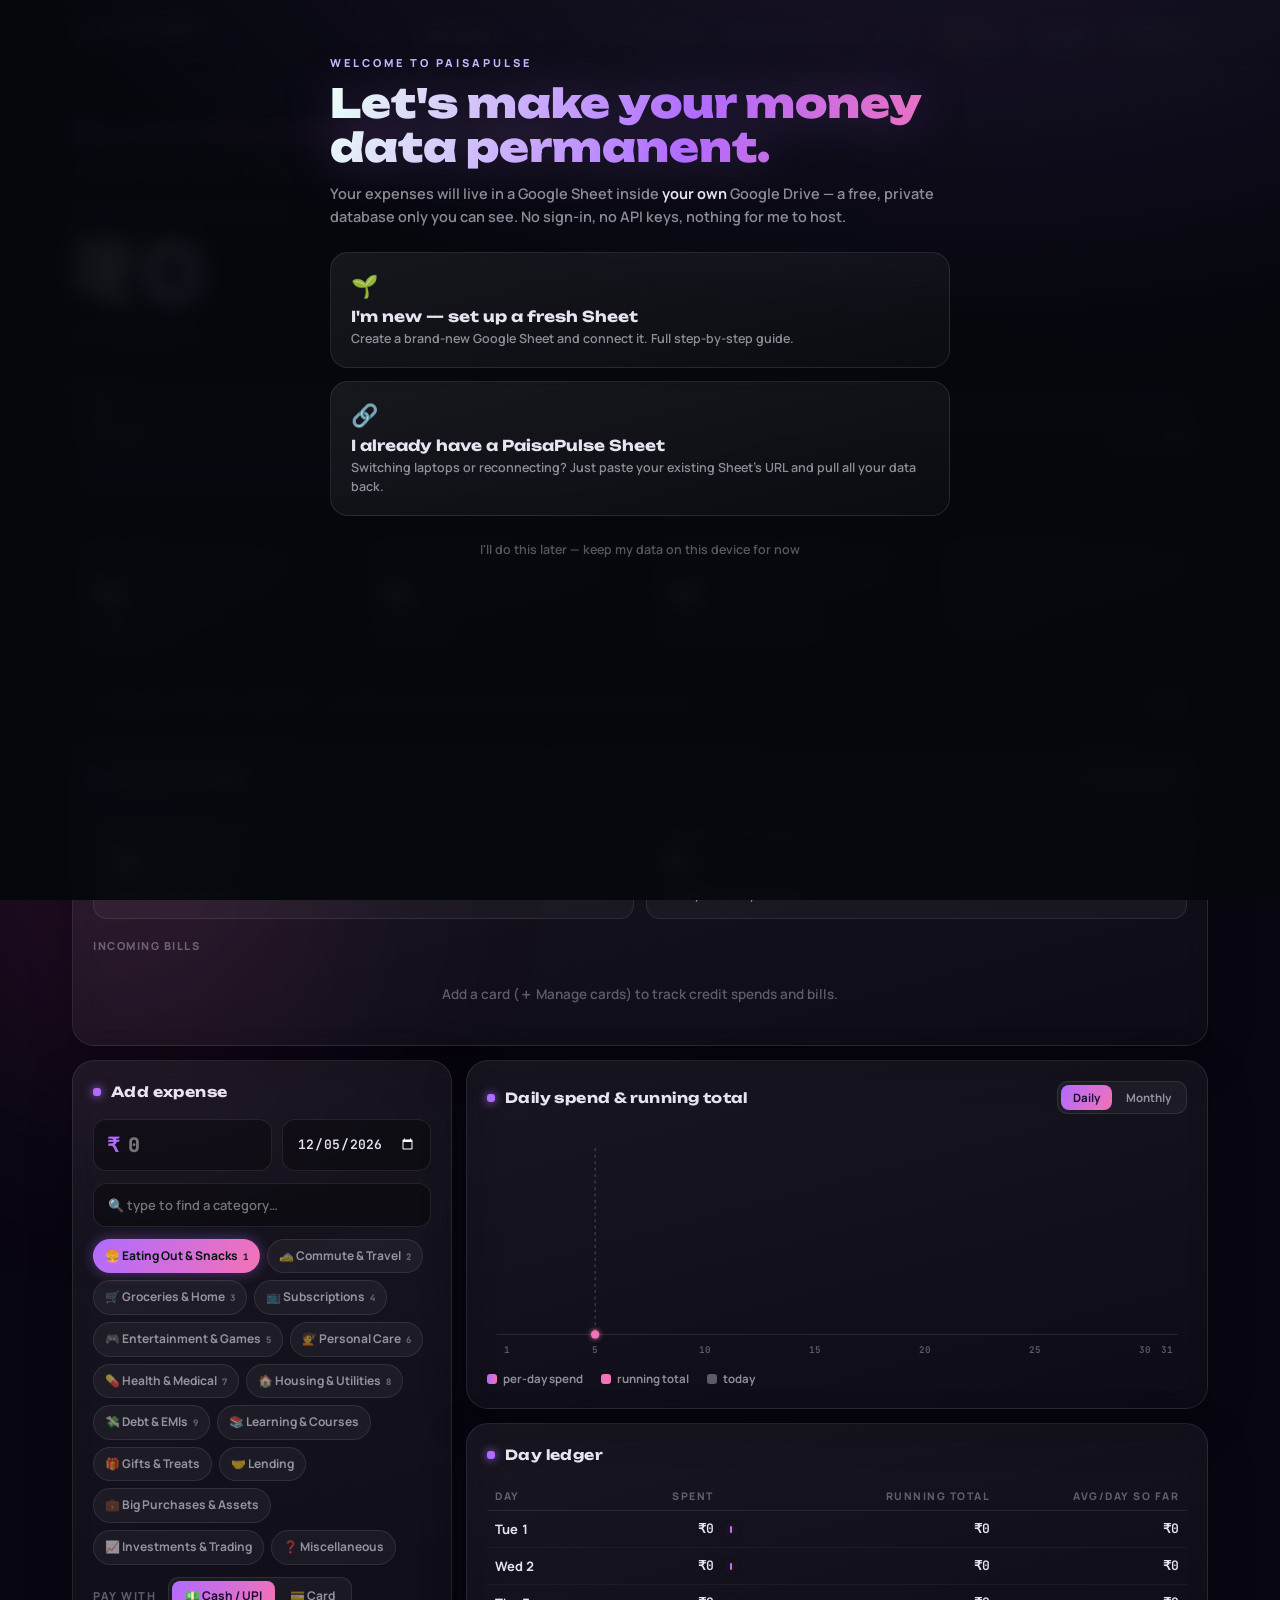
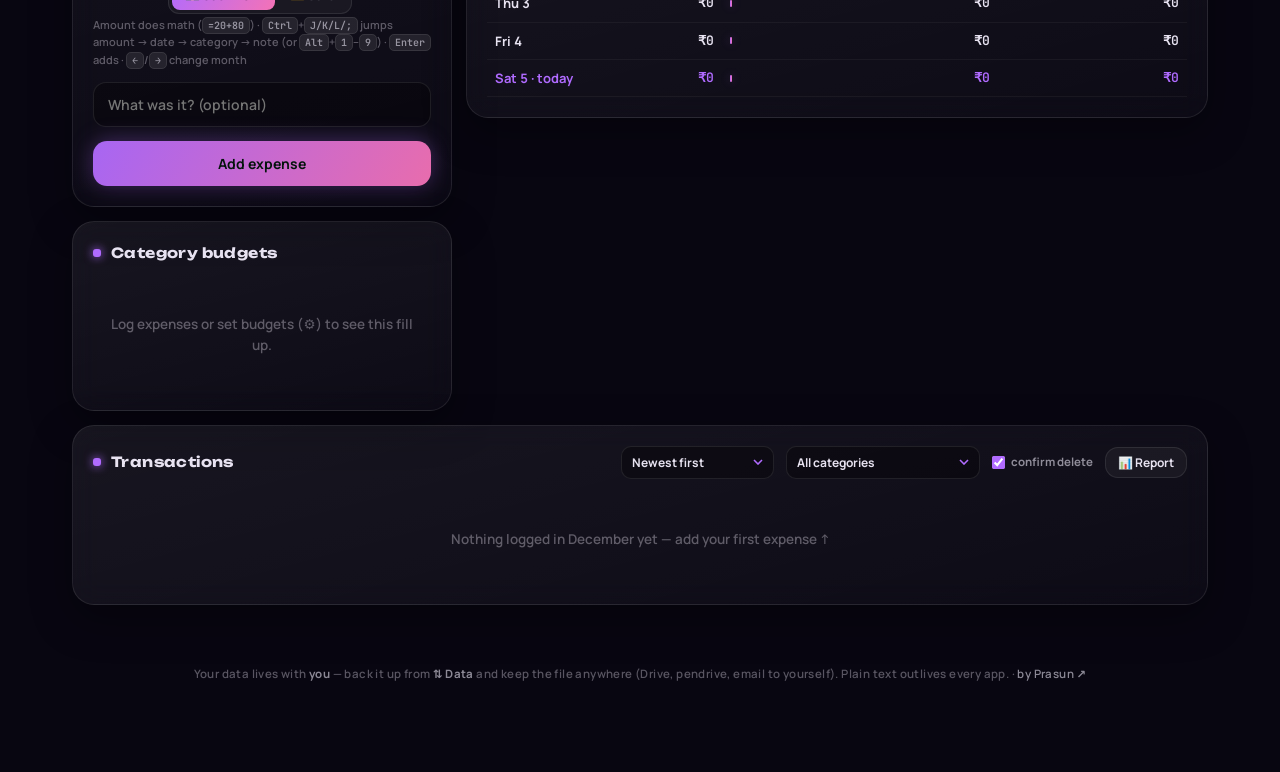
<file: src/index.html>
<!DOCTYPE html>
<html lang="en">
<head>
<meta charset="UTF-8">
<meta name="viewport" content="width=device-width, initial-scale=1.0">
<title>PaisaPulse — money, made visible</title>
<link rel="preconnect" href="https://fonts.googleapis.com">
<link rel="preconnect" href="https://fonts.gstatic.com" crossorigin>
<link href="https://fonts.googleapis.com/css2?family=Unbounded:wght@500;700;900&family=Manrope:wght@400;500;600;700;800&family=JetBrains+Mono:wght@400;500;700;800&display=swap" rel="stylesheet">
<link rel="icon" type="image/svg+xml" href="data:image/svg+xml,<svg xmlns='http://www.w3.org/2000/svg' viewBox='0 0 32 32'><defs><linearGradient id='g' x1='0' y1='0' x2='1' y2='1'><stop offset='0%25' stop-color='%23b06bff'/><stop offset='100%25' stop-color='%23f472b6'/></linearGradient></defs><rect width='32' height='32' rx='8' fill='%23080611'/><text x='16' y='23' text-anchor='middle' font-family='system-ui,sans-serif' font-weight='900' font-size='20' fill='url(%23g)'>₹</text></svg>">
<link rel="stylesheet" href="css/styles.css">
</head>
<body class="pace-ok">
<div class="aura"></div><div class="grain"></div><canvas id="cursorFx"></canvas>

<header>
  <div class="head-in">
    <div class="brand">
      <svg viewBox="0 0 178 36" width="178" height="36" xmlns="http://www.w3.org/2000/svg" aria-label="PaisaPulse — money, made visible">
        <defs>
          <linearGradient id="pp-brand-g" x1="0" y1="0" x2="1" y2="0">
            <stop offset="0%"   stop-color="#b06bff"/>
            <stop offset="55%"  stop-color="#f472b6"/>
            <stop offset="100%" stop-color="#fcd34d"/>
          </linearGradient>
        </defs>
        <rect x="0" y="2" width="28" height="28" rx="7" fill="rgba(176,107,255,.13)" stroke="rgba(176,107,255,.28)" stroke-width="1"/>
        <text x="14" y="19" text-anchor="middle" font-family="system-ui,sans-serif" font-weight="900" font-size="14" fill="url(#pp-brand-g)">₹</text>
        <polyline points="3,28 7,28 9,23 11,31 13,26 15.5,28 25,28" stroke="url(#pp-brand-g)" stroke-width="1.2" fill="none" stroke-linecap="round" stroke-linejoin="round" opacity=".72"/>
        <text x="36" y="15" font-family="'Unbounded',system-ui,sans-serif" font-weight="900" font-size="12" fill="url(#pp-brand-g)">PaisaPulse</text>
        <text x="36" y="29" font-family="'Manrope',system-ui,sans-serif" font-weight="700" font-size="8.5" fill="rgba(245,240,255,.42)" letter-spacing="2.2">MONEY · MADE VISIBLE</text>
      </svg>
    </div>
    <div class="month-nav">
      <button id="prevM" aria-label="Previous month">‹</button>
      <button id="monthLabel" class="month-label" aria-haspopup="true" title="Pick a month">—</button>
      <button id="nextM" aria-label="Next month">›</button>
      <div id="monthPicker" class="month-picker" hidden>
        <div class="mp-head"><button id="mpPrevY" aria-label="Previous year">‹</button><span id="mpYear">—</span><button id="mpNextY" aria-label="Next year">›</button></div>
        <div class="mp-grid" id="mpGrid"></div>
        <button class="mp-today" id="mpToday">⌂ Jump to this month</button>
      </div>
    </div>
    <div class="head-actions">
      <span class="today-pill" id="todayPill" title="Today"></span>
      <span class="badge" id="saveBadge"><span class="dot"></span><span id="saveBadgeTxt">checking…</span></span>
      <button id="btnSound" title="Toggle sound effects" aria-label="Toggle sound effects">🔊</button>
      <button id="btnCards">💳 Cards</button>
      <button id="btnData">⇅ Data</button>
      <button id="btnSettings">⚙ Budgets</button>
    </div>
  </div>
</header>

<div class="wrap">

  <section class="hero">
    <div class="greet" id="greet">
      <span class="greet-line" id="greetLine">Hello</span><button class="greet-edit" id="greetEdit" title="Change your name" aria-label="Change your name">✎</button>
      <div class="greet-tag" id="greetTag"></div>
    </div>
    <div class="eyebrow" id="heroEyebrow">Spent this month</div>
    <div class="hero-amt" id="heroAmt">₹0</div>
    <div class="hero-sub" id="heroSub"></div>
  </section>

  <section class="card rail-card">
    <div class="rail">
      <div class="rail-fill" id="railFill" style="width:0%"></div>
      <div class="rail-proj" id="railProj" style="left:0%"></div>
    </div>
    <div class="rail-meta">
      <span>spent <b id="railSpent">₹0</b></span>
      <span id="railRight">budget <b id="railBudget">—</b></span>
    </div>
    <div id="paceMsg" class="ok"></div>
  </section>

  <section class="stats">
    <div class="card stat"><div class="lbl">Today</div><div class="val" id="todayAmt">₹0</div><div class="sub" id="todaySub"></div></div>
    <div class="card stat"><div class="lbl">Daily average</div><div class="val" id="avgAmt">₹0</div><div class="sub" id="avgSub"></div></div>
    <div class="card stat"><div class="lbl">Projected month-end</div><div class="val" id="projAmt">₹0</div><div class="sub" id="projSub"></div></div>
    <div class="card stat"><div class="lbl">Biggest category</div><div class="val" id="topCat" style="font-size:18px;line-height:1.3">—</div><div class="sub" id="topCatSub"></div></div>
  </section>

  <div id="seedBanner" class="note-banner" hidden>
    <span>✦ Loaded your full history (Sep 2025 → Jun 2026) with the cleaned-up categories to get you started.</span>
    <button id="seedDismiss">Got it</button>
  </div>

  <section class="card credit-card" id="creditSection" style="margin-top:14px">
    <h2 class="txn-head"><span class="h2-title"><span class="spark"></span>Cards &amp; Credit</span>
      <button id="btnManageCards" style="padding:6px 12px;font-size:12px">＋ Manage cards</button>
    </h2>
    <div class="credit-stats">
      <div class="credit-stat"><div class="lbl">Outstanding</div><div class="val" id="outstandingAmt">₹0</div><div class="sub">owed across all cards</div></div>
      <div class="credit-stat"><div class="lbl">Cash out this month</div><div class="val" id="cashflowAmt">₹0</div><div class="sub">money that left your bank</div></div>
    </div>
    <div class="shock-head">Incoming bills</div>
    <div id="shockList"></div>
  </section>

  <div class="grid">
    <div class="col">
      <section class="card">
        <h2><span class="spark"></span>Add expense</h2>
        <div class="amt-row">
          <div class="amt-in"><span>₹</span><input id="amt" inputmode="text" placeholder="0" autocomplete="off"></div>
          <input type="date" id="date">
        </div>
        <div class="calc-hint" id="calcHint" hidden></div>
        <div class="cat-pick">
          <input id="catSearch" placeholder="🔍 type to find a category…" autocomplete="off">
          <div class="cat-suggest" id="catSuggest" hidden></div>
        </div>
        <div class="chips" id="catChips"></div>
        <div class="paywith-row">
          <span class="paywith-lbl">Pay with</span>
          <span class="paywith" id="addPaywith">
            <button type="button" class="pw-btn on" data-pw="normal">💵 Cash / UPI</button>
            <button type="button" class="pw-btn" data-pw="credit">💳 Card</button>
          </span>
        </div>
        <div id="addCardWrap" hidden><select id="addCardSel" class="card-select"></select></div>
        <div class="kbd-hint" id="kbdHint"></div>
        <input id="note" class="field-gap" placeholder="What was it? (optional)" autocomplete="off">
        <button class="btn-glow" id="btnAdd">Add expense</button>
      </section>

      <section class="card">
        <h2><span class="spark"></span>Category budgets</h2>
        <div id="budgetList"></div>
      </section>
    </div>

    <div class="col">
      <section class="card">
        <h2 class="chart-head"><span class="h2-title"><span class="spark"></span><span id="chartTitle">Daily spend &amp; running total</span></span>
          <span class="seg" id="chartToggle"><button class="seg-btn on" data-mode="daily">Daily</button><button class="seg-btn" data-mode="monthly">Monthly</button></span>
        </h2>
        <div class="chart-wrap" id="dailyChart"></div>
        <div class="legend" id="chartLegend">
          <span><i style="background:linear-gradient(90deg,var(--pulse),#f472b6)"></i>per-day spend</span>
          <span><i style="background:var(--ice)"></i>running total</span>
          <span><i style="background:var(--ink-faint)"></i>today</span>
        </div>
      </section>

      <section class="card">
        <h2><span class="spark"></span>Day ledger</h2>
        <div class="tbl-scroll">
          <table>
            <thead><tr><th>Day</th><th>Spent</th><th></th><th>Running total</th><th>Avg/day so far</th></tr></thead>
            <tbody id="dayLedger"></tbody>
          </table>
        </div>
      </section>
    </div>
  </div>

  <section class="card" style="margin-top:14px">
    <h2 class="txn-head"><span class="h2-title"><span class="spark"></span>Transactions</span>
      <span class="txn-tools">
        <select id="txnSort" class="mini-select" title="Sort transactions">
          <option value="date-desc">Newest first</option>
          <option value="date-asc">Oldest first</option>
          <option value="amt-desc">Amount: high → low</option>
          <option value="amt-asc">Amount: low → high</option>
          <option value="cat">By category</option>
        </select>
        <select id="txnFilter" class="mini-select" title="Filter by category"></select>
        <label class="chk"><input type="checkbox" id="confirmDel"> confirm delete</label>
        <button id="btnReport" style="padding:6px 12px;font-size:12px" title="Print monthly report">📊 Report</button>
      </span>
    </h2>
    <div id="txnList"></div>
  </section>

  <footer>Your data lives with <b>you</b> — back it up from <b>⇅ Data</b> and keep the file anywhere (Drive, pendrive, email to yourself). Plain text outlives every app. · <a href="https://theprasunbanerjee.github.io/" target="_blank" rel="noopener" style="color:var(--ink-dim);text-decoration:none">by Prasun ↗</a></footer>
</div>

<!-- Data modal -->
<dialog id="dataModal">
  <div class="m-head"><h3>Your data, your hands</h3><button class="btn-ghost" data-close>✕</button></div>
  <div class="conn-card">
    <div class="conn-row"><span class="conn-dot off" id="connDot"></span><span id="connTxt">Not connected</span></div>
    <button id="btnChangeConn">Connect Google Drive</button>
    <button id="btnLocateDrive" hidden style="flex-basis:100%;text-align:left;font-size:12px">📂 Locate this on Drive folder</button>
  </div>
  <div class="tabs">
    <button class="tab on" data-tab="import">Import</button>
    <button class="tab" data-tab="export">Export / Backup</button>
  </div>
  <div id="tab-import">
    <p class="hint">Migrate from Google Sheets: open a month tab → <code>File → Download → CSV</code> → drop it here. Needs columns like <code>Date, Category, Description, Amount</code> (extra columns are ignored). Dates like <code>2-Jun-2026</code>, <code>2026-06-02</code> or <code>02/06/2026</code> all work. Duplicates are skipped automatically. If Google Drive is connected, imported rows are written to your Sheet too.</p>
    <input type="file" id="csvFile" accept=".csv,text/csv">
    <p class="hint" style="margin-top:14px">…or paste CSV text:</p>
    <textarea id="csvPaste" placeholder="Date,Category,Description,Amount&#10;2-Jun-2026,Dining & Snacks,Office lunch,318"></textarea>
    <div class="m-row"><button class="btn-glow" id="btnImport">Import rows</button></div>
  </div>
  <div id="tab-export" hidden>
    <p class="hint">Your live data syncs to Google Drive when connected (status above). These are extra one-off snapshots. <b>Backup (JSON)</b> = everything: expenses + budgets. <b>CSV</b> = expenses only, opens in any spreadsheet. They download to your <b>Downloads</b> folder.</p>
    <div class="m-row">
      <button class="btn-glow" id="btnBackup">⬇ Backup .json</button>
      <button id="btnCsvOut">⬇ Export .csv</button>
    </div>
    <p class="hint" style="margin-top:14px">If downloads are blocked here, copy from below and save as a file:</p>
    <textarea id="exportBox" readonly placeholder="Click a button above to generate…"></textarea>
    <div class="m-row"><button id="btnCopyExport">Copy to clipboard</button></div>
    <div class="divider"></div>
    <p class="hint">Restore a backup: paste the JSON into the box above, then</p>
    <div class="m-row"><button class="btn-danger" id="btnRestore">Restore from pasted JSON (replaces everything)</button></div>
  </div>
</dialog>

<!-- Budgets / settings modal -->
<dialog id="settingsModal">
  <div class="m-head"><h3>Monthly budgets</h3><button class="btn-ghost" data-close>✕</button></div>
  <p class="hint">Set a total cap, and optionally per-category caps. The page glow + warnings react to your pace against these.</p>
  <div class="set-row"><label><b>Overall monthly budget</b></label><input id="bOverall" inputmode="numeric" placeholder="e.g. 15000"></div>
  <div class="divider"></div>
  <div id="bCats"></div>
  <div class="m-row">
    <button class="btn-glow" id="btnSaveBudgets">Save budgets</button>
  </div>
  <div class="divider"></div>
  <p class="hint" style="margin-bottom:8px"><b>Reset this device</b> — clears only the local copy in this browser. Your Google Sheet (the real database) is <b>never</b> touched; just reload or reconnect to pull everything back. Not connected? Export a backup first.</p>
  <div class="reset-row"><input id="wipeConfirm" placeholder="type RESET to confirm" autocomplete="off"><button class="btn-danger" id="btnWipe" disabled>Reset local copy</button></div>
</dialog>

<div id="toast"><span id="toastMsg"></span><button id="toastAct" hidden>Undo</button></div>

<!-- Edit transaction modal -->
<dialog id="editModal">
  <div class="m-head"><h3>Edit transaction</h3><button class="btn-ghost" data-close>✕</button></div>
  <div class="amt-row">
    <div class="amt-in"><span>₹</span><input id="editAmt" inputmode="text" placeholder="0" autocomplete="off"></div>
    <input type="date" id="editDate">
  </div>
  <div class="chips" id="editCatChips" style="margin-top:14px"></div>
  <div class="paywith-row">
    <span class="paywith-lbl">Pay with</span>
    <span class="paywith" id="editPaywith">
      <button type="button" class="pw-btn on" data-epw="normal">💵 Cash / UPI</button>
      <button type="button" class="pw-btn" data-epw="credit">💳 Card</button>
    </span>
  </div>
  <div id="editCardWrap" hidden><select id="editCardSel" class="card-select"></select></div>
  <input id="editNote" class="field-gap" placeholder="What was it? (optional)" autocomplete="off" style="margin-top:10px">
  <div class="m-row" style="margin-top:16px">
    <button class="btn-glow" id="btnSaveEdit">Save changes</button>
    <button data-close>Cancel</button>
  </div>
</dialog>

<!-- Cards modal -->
<dialog id="cardsModal">
  <div class="m-head"><h3>Your credit cards</h3><button class="btn-ghost" data-close>✕</button></div>
  <p class="hint">Add each card with the day its <b>statement</b> generates and the day payment is <b>due</b>. PaisaPulse groups your swipes into billing cycles and counts down to each due date.</p>
  <div id="cardsList"></div>
  <div class="divider"></div>
  <div class="card-form">
    <input id="cardName" placeholder="Card name (e.g. HDFC Millennia)" autocomplete="off" maxlength="40">
    <div class="card-form-days">
      <label>Statement day<input id="cardStmt" inputmode="numeric" placeholder="1–31"></label>
      <label>Due day<input id="cardDue" inputmode="numeric" placeholder="1–31"></label>
    </div>
    <button class="btn-glow" id="btnAddCard">Add card</button>
  </div>
</dialog>

<!-- Card payment modal -->
<dialog id="payModal">
  <div class="m-head"><h3>Record a payment — <span id="payCardName">card</span></h3><button class="btn-ghost" data-close>✕</button></div>
  <p class="hint">Enter how much you paid toward this card's bill. Partial / minimum-due payments are fine — your outstanding just won't reach zero.</p>
  <div class="amt-row">
    <div class="amt-in"><span>₹</span><input id="payAmt" inputmode="text" placeholder="0" autocomplete="off"></div>
    <input type="date" id="payDate">
  </div>
  <div class="m-row" style="margin-top:16px">
    <button class="btn-glow" id="btnConfirmPay">Record payment</button>
    <button data-close>Cancel</button>
  </div>
</dialog>

<!-- Onboarding overlay -->
<div id="onboard" class="onboard" hidden>
  <div class="ob-box">
    <div class="ob-eyebrow">Welcome to PaisaPulse</div>
    <h1 class="ob-title">Let's make your money data permanent.</h1>
    <p class="ob-lead">Your expenses will live in a Google Sheet inside <b>your own</b> Google Drive — a free, private database only you can see. No sign-in, no API keys, nothing for me to host.</p>

    <div id="obChoose" class="ob-choose">
      <button class="ob-pick" id="obPickNew">
        <span class="ob-pick-emoji">🌱</span>
        <span class="ob-pick-t">I'm new — set up a fresh Sheet</span>
        <span class="ob-pick-d">Create a brand-new Google Sheet and connect it. Full step-by-step guide.</span>
      </button>
      <button class="ob-pick" id="obPickExisting">
        <span class="ob-pick-emoji">🔗</span>
        <span class="ob-pick-t">I already have a PaisaPulse Sheet</span>
        <span class="ob-pick-d">Switching laptops or reconnecting? Just paste your existing Sheet's URL and pull all your data back.</span>
      </button>
    </div>

    <div id="obFlow" hidden>
      <button class="ob-back" id="obBack">‹ back</button>

      <div class="ob-step" id="obStep1">
        <div class="ob-num">1</div>
        <div class="ob-body">
          <h4>Create your Sheet</h4>
          <p>Open a fresh Google Sheet — this becomes your private database. Name it anything (e.g. "PaisaPulse Data"). Leave it open for step 2.</p>
          <div class="m-row"><button class="btn-glow" id="obNewSheet">📄 Open a blank Google Sheet ↗</button></div>
        </div>
      </div>

      <div class="ob-step" id="obStep2">
        <div class="ob-num">2</div>
        <div class="ob-body">
          <h4>Add the script &amp; deploy it</h4>
          <p>A tiny script turns your Sheet into a private API. In your Sheet open <code>Extensions → Apps Script</code>, delete the sample, paste the script below, and Save.</p>
          <div class="m-row">
            <button class="btn-glow" id="obCopyScript">📋 Copy the script</button>
            <button class="btn-ghost" id="obShowHow">Show deploy steps</button>
          </div>
          <textarea id="scriptCode" class="field-gap" readonly spellcheck="false" style="min-height:120px"></textarea>
          <div class="ob-howto" id="obHowto" hidden>
            <ol>
              <li>In your Sheet: <code>Extensions → Apps Script</code></li>
              <li>Delete the sample code, paste the script above, click <b>Save</b> 💾</li>
              <li><code>Deploy → New deployment</code> → select type <b>Web app</b></li>
              <li>Execute as <b>Me</b>, Who has access <b>Anyone</b> → <b>Deploy</b></li>
              <li>Authorize when prompted, then <b>copy the Web app URL</b> (ends in <code>/exec</code>)</li>
            </ol>
          </div>
        </div>
      </div>

      <div class="ob-step" id="obStep3">
        <div class="ob-num" id="obStep3Num">3</div>
        <div class="ob-body">
          <h4 id="obStep3Title">Paste your URL</h4>
          <p id="obStep3Desc">Paste the Web app URL below and connect — I'll verify it can talk to your Sheet before saving anything.</p>
          <input id="cloudUrlInput" class="field-gap" placeholder="https://script.google.com/macros/s/…/exec" autocomplete="off">
          <div class="m-row"><button class="btn-glow" id="obConnect">Connect &amp; verify</button></div>
          <div class="ob-verify" id="obVerify"></div>
        </div>
      </div>
    </div>

    <button class="ob-skip" id="obSkip">I'll do this later — keep my data on this device for now</button>
  </div>
</div>

<!-- Apps Script source (non-executing template — shown/copied during onboarding) -->
<script type="text/plain" id="ppScriptSrc">/*** PaisaPulse — Google Apps Script backend (bind this to your Sheet) ***/
var SHEET_EXP   = 'Expenses';
var SHEET_BUD   = 'Budgets';
var SHEET_CARDS = 'Cards';
var HEADERS      = ['ID','Date','Category','Note','Amount','CreatedAt','Type','CardId'];
var CARD_HEADERS = ['ID','Name','StatementDay','DueDay'];

function doGet(e){
  return json(readAll());
}

function doPost(e){
  var lock = LockService.getScriptLock();
  try { lock.waitLock(20000); } catch(err){ return json({ok:false, error:'busy, try again'}); }
  try {
    var body = JSON.parse((e && e.postData && e.postData.contents) || '{}');
    switch (body.action) {
      case 'ping':    return json({ok:true});
      case 'add':     addRow(body.expense);                                  return json({ok:true});
      case 'update':  updateRow(body.expense);                               return json({ok:true});
      case 'delete':  return json({ok:true, deleted: deleteRow(body.id)});
      case 'budgets': writeBudgets(body.budgets || {});                      return json({ok:true});
      case 'cards':   writeCards(body.cards || []);                          return json({ok:true});
      case 'import':  return json(merge({ok:true}, importRows(body.expenses || [], body.replace === true)));
      default:        return json({ok:false, error:'unknown action'});
    }
  } catch (err) {
    return json({ok:false, error: String(err)});
  } finally {
    lock.releaseLock();
  }
}

function ss(){ return SpreadsheetApp.getActiveSpreadsheet(); }

function expSheet(){
  var s = ss(), sh = s.getSheetByName(SHEET_EXP);
  if (!sh) { sh = s.getSheets()[0]; sh.setName(SHEET_EXP); }
  if (sh.getLastRow() === 0) {
    sh.getRange(1,1,1,HEADERS.length).setValues([HEADERS]).setFontWeight('bold');
    sh.getRange('B:B').setNumberFormat('@');
    sh.setFrozenRows(1);
  } else {
    // Migrate an older 6-column sheet in place: add Type / CardId header cells.
    // Existing data rows are never modified — their Type/CardId simply read as ''.
    var hdr = sh.getRange(1,1,1,HEADERS.length).getValues()[0];
    if (hdr[6] !== 'Type' || hdr[7] !== 'CardId') {
      sh.getRange(1,1,1,HEADERS.length).setValues([HEADERS]).setFontWeight('bold');
    }
  }
  return sh;
}

function budSheet(){
  var s = ss(), sh = s.getSheetByName(SHEET_BUD);
  if (!sh) sh = s.insertSheet(SHEET_BUD);
  if (sh.getLastRow() === 0) sh.getRange(1,1,1,2).setValues([['Key','Value']]).setFontWeight('bold');
  return sh;
}

function cardsSheet(){
  var s = ss(), sh = s.getSheetByName(SHEET_CARDS);
  if (!sh) sh = s.insertSheet(SHEET_CARDS);
  if (sh.getLastRow() === 0) sh.getRange(1,1,1,CARD_HEADERS.length).setValues([CARD_HEADERS]).setFontWeight('bold');
  return sh;
}

function readAll(){
  var sh = expSheet(), last = sh.getLastRow(), expenses = [];
  if (last > 1) {
    var vals = sh.getRange(2,1,last-1,HEADERS.length).getValues();
    for (var i=0;i<vals.length;i++){
      var r = vals[i];
      if (r[0]==='' && r[1]==='' && r[4]==='') continue;
      expenses.push({ id: String(r[0]), date: fmtDate(r[1]), cat: String(r[2]),
        note: String(r[3]), amount: Number(r[4]) || 0, createdAt: r[5] ? String(r[5]) : '',
        type: r[6] ? String(r[6]) : 'normal', cardId: r[7] ? String(r[7]) : '' });
    }
  }
  var sp = ss(), folderUrl = '';
  try {
    var parents = DriveApp.getFileById(sp.getId()).getParents();
    folderUrl = parents.hasNext() ? parents.next().getUrl() : '';
  } catch(e) {}
  return {ok:true, expenses: expenses, budgets: readBudgets(), cards: readCards(), folderUrl: folderUrl, sheetUrl: sp.getUrl()};
}

function readBudgets(){
  var sh = budSheet(), last = sh.getLastRow(), out = {overall:null, cats:{}};
  if (last > 1) {
    var vals = sh.getRange(2,1,last-1,2).getValues();
    for (var i=0;i<vals.length;i++){
      var k = String(vals[i][0]), v = vals[i][1];
      if (k === 'overall') out.overall = (v === '' ? null : Number(v));
      else if (k) out.cats[k] = Number(v) || 0;
    }
  }
  return out;
}

function readCards(){
  var sh = cardsSheet(), last = sh.getLastRow(), out = [];
  if (last > 1) {
    var vals = sh.getRange(2,1,last-1,CARD_HEADERS.length).getValues();
    for (var i=0;i<vals.length;i++){
      var r = vals[i];
      if (!r[0] && !r[1]) continue;
      out.push({ id:String(r[0]), name:String(r[1]), statementDay:Number(r[2])||1, dueDay:Number(r[3])||1 });
    }
  }
  return out;
}

function addRow(exp){
  if (!exp) return;
  var sh = expSheet();
  if (exp.id && findRowById(sh, exp.id) > 0) return;
  sh.appendRow([ exp.id || '', fmtDate(exp.date), exp.cat || '', exp.note || '',
                 Number(exp.amount) || 0, exp.createdAt || new Date().toISOString(),
                 exp.type || 'normal', exp.cardId || '' ]);
}

function updateRow(exp){
  if (!exp || !exp.id) return;
  var sh = expSheet(), row = findRowById(sh, exp.id);
  if (row < 2) { addRow(exp); return; }
  sh.getRange(row, 1, 1, HEADERS.length).setValues([[ exp.id, fmtDate(exp.date), exp.cat || '', exp.note || '',
    Number(exp.amount) || 0, exp.createdAt || new Date().toISOString(), exp.type || 'normal', exp.cardId || '' ]]);
}

function deleteRow(id){
  var sh = expSheet(), row = findRowById(sh, id);
  if (row > 0) { sh.deleteRow(row); return 1; }
  return 0;
}

function importRows(rows, replace){
  var sh = expSheet();
  if (replace) { var l = sh.getLastRow(); if (l > 1) sh.deleteRows(2, l-1); }
  var seen = {}, last = sh.getLastRow();
  if (last > 1) {
    var ex = sh.getRange(2,1,last-1,HEADERS.length).getValues();
    for (var i=0;i<ex.length;i++){ seen['id:'+String(ex[i][0])] = true; seen[sig(ex[i])] = true; }
  }
  var out = [], added = 0, skipped = 0;
  for (var j=0;j<rows.length;j++){
    var e = rows[j], row = [ e.id||'', fmtDate(e.date), e.cat||'', e.note||'',
                             Number(e.amount)||0, e.createdAt || new Date().toISOString(),
                             e.type || 'normal', e.cardId || '' ];
    if (seen['id:'+String(e.id)] || seen[sig(row)]) { skipped++; continue; }
    seen['id:'+String(e.id)] = true; seen[sig(row)] = true;
    out.push(row); added++;
  }
  if (out.length) sh.getRange(sh.getLastRow()+1, 1, out.length, HEADERS.length).setValues(out);
  return {added: added, skipped: skipped};
}

function writeBudgets(b){
  var sh = budSheet(), last = sh.getLastRow();
  if (last > 1) sh.deleteRows(2, last-1);
  var rows = [];
  if (b.overall != null && b.overall !== '') rows.push(['overall', Number(b.overall)]);
  var cats = b.cats || {};
  for (var k in cats) if (cats.hasOwnProperty(k)) rows.push([k, Number(cats[k]) || 0]);
  if (rows.length) sh.getRange(2,1,rows.length,2).setValues(rows);
}

function writeCards(cards){
  var sh = cardsSheet(), last = sh.getLastRow();
  if (last > 1) sh.deleteRows(2, last-1);
  var rows = [];
  for (var i=0;i<cards.length;i++){
    var c = cards[i] || {};
    if (!c.id && !c.name) continue;
    rows.push([ c.id||'', c.name||'', Number(c.statementDay)||1, Number(c.dueDay)||1 ]);
  }
  if (rows.length) sh.getRange(2,1,rows.length,CARD_HEADERS.length).setValues(rows);
}

function findRowById(sh, id){
  var last = sh.getLastRow(); if (last < 2) return -1;
  var ids = sh.getRange(2,1,last-1,1).getValues();
  for (var i=0;i<ids.length;i++) if (String(ids[i][0]) === String(id)) return i+2;
  return -1;
}
function sig(r){ return [fmtDate(r[1]), r[2], r[3], Number(r[4])||0].join('|'); }
function fmtDate(v){
  if (v instanceof Date){
    return v.getFullYear() + '-' + ('0'+(v.getMonth()+1)).slice(-2) + '-' + ('0'+v.getDate()).slice(-2);
  }
  return String(v || '');
}
function merge(a,b){ for (var k in b) if (b.hasOwnProperty(k)) a[k]=b[k]; return a; }
function json(obj){
  return ContentService.createTextOutput(JSON.stringify(obj)).setMimeType(ContentService.MimeType.JSON);
}
</script>

<script src="js/sounds.js"></script>
<script src="js/config.js"></script>
<script src="js/storage.js"></script>
<script src="js/calculator.js"></script>
<script src="js/cloud.js"></script>
<script src="js/search.js"></script>
<script src="js/chart.js"></script>
<script src="js/renderer.js"></script>
<script src="js/effects.js"></script>
<script src="js/keyboard.js"></script>
<script src="js/ui.js"></script>
<script src="js/app.js"></script>
</body>
</html>
</file>
<file: src/css/styles.css>
:root{
  --void:#080611;
  --ink:rgba(245,240,255,.94);
  --ink-dim:rgba(245,240,255,.56);
  --ink-faint:rgba(245,240,255,.34);
  --pulse:#b06bff;        /* primary — violet */
  --pulse-soft:rgba(176,107,255,.15);
  --ice:#f472b6;          /* secondary — pink */
  --gold:#fcd34d;         /* golden accent */
  --ember:#fbbf24;        /* drifting (warn) — gold */
  --burn:#fb6f92;         /* over budget — rose */
  --lilac:#c4b5fd;        /* accent */
  --glass:rgba(255,255,255,.045);
  --glass-hi:rgba(255,255,255,.085);
  --line:rgba(255,255,255,.09);
  --radius:22px;
  --mono:'JetBrains Mono',ui-monospace,monospace;
  --body:'Manrope',system-ui,sans-serif;
  --disp:'Unbounded',var(--body);
}
*{box-sizing:border-box;margin:0;padding:0}
[hidden]{display:none!important}   /* the hidden attribute must win over flex/grid display rules */
html{scroll-behavior:smooth}
body{
  background:var(--void);
  color:var(--ink);
  font-family:var(--body);
  font-size:15px;
  line-height:1.55;
  min-height:100vh;
  overflow-x:hidden;
}
/* ---------- PACE AURA (signature) ---------- */
.aura{position:fixed;inset:0;z-index:-1;pointer-events:none;transition:opacity 2s ease}
.aura::before,.aura::after{
  content:"";position:absolute;border-radius:50%;filter:blur(110px);
  transition:background 2.5s ease,opacity 2.5s ease;
}
.aura::before{width:62vw;height:62vw;top:-28vw;right:-18vw;opacity:.34}
.aura::after{width:48vw;height:48vw;bottom:-22vw;left:-14vw;opacity:.22}
body.pace-ok .aura::before{background:radial-gradient(circle,#7c3aed,transparent 70%)}
body.pace-ok .aura::after{background:radial-gradient(circle,#be3a8e,transparent 70%)}
body.pace-warn .aura::before{background:radial-gradient(circle,#a16207,transparent 70%)}
body.pace-warn .aura::after{background:radial-gradient(circle,#854d0e,transparent 70%)}
body.pace-over .aura::before{background:radial-gradient(circle,#9d174d,transparent 70%)}
body.pace-over .aura::after{background:radial-gradient(circle,#831843,transparent 70%)}
.grain{position:fixed;inset:0;z-index:-1;pointer-events:none;opacity:.5;
  background-image:radial-gradient(rgba(255,255,255,.022) 1px,transparent 1px);
  background-size:26px 26px;}

.wrap{max-width:1180px;margin:0 auto;padding:0 22px 90px}

/* ---------- HEADER ---------- */
header{
  position:sticky;top:0;z-index:50;
  backdrop-filter:blur(18px);-webkit-backdrop-filter:blur(18px);
  background:rgba(6,8,13,.72);
  border-bottom:1px solid var(--line);
}
.head-in{max-width:1180px;margin:0 auto;padding:14px 22px;display:flex;align-items:center;gap:16px;flex-wrap:wrap}
.brand{font-family:var(--disp);font-weight:900;font-size:17px;letter-spacing:.5px;
  background:linear-gradient(100deg,var(--pulse),var(--ice) 60%,var(--gold));
  -webkit-background-clip:text;background-clip:text;color:transparent;
  filter:drop-shadow(0 0 14px rgba(176,107,255,.45));white-space:nowrap}
.brand small{display:block;font-family:var(--body);font-weight:600;font-size:10px;letter-spacing:2.5px;
  text-transform:uppercase;color:var(--ink-faint);-webkit-text-fill-color:var(--ink-faint)}
.month-nav{display:flex;align-items:center;gap:6px;margin-left:auto;position:relative}
#prevM,#nextM{width:34px;height:34px;border-radius:11px;flex:none}
.month-label{font-family:var(--mono);font-weight:700;font-size:14px;min-width:120px;text-align:center;color:var(--ink);height:34px}
.month-label:hover{border-color:rgba(176,107,255,.45);color:var(--ink)}
.head-actions{display:flex;gap:8px;align-items:center;flex-wrap:wrap}
.badge{
  font-size:11px;font-weight:700;padding:6px 11px;border-radius:999px;
  border:1px solid var(--line);color:var(--ink-dim);background:var(--glass);
  display:inline-flex;align-items:center;gap:6px;white-space:nowrap}
.badge .dot{width:7px;height:7px;border-radius:50%;background:var(--pulse);box-shadow:0 0 8px var(--pulse)}
.badge.warn .dot{background:var(--ember);box-shadow:0 0 8px var(--ember)}

/* ---------- BUTTONS ---------- */
button{
  font-family:var(--body);font-weight:700;font-size:13px;color:var(--ink);
  background:var(--glass);border:1px solid var(--line);border-radius:13px;
  padding:9px 15px;cursor:pointer;transition:transform .15s ease,background .2s,border-color .2s,box-shadow .2s;
}
button:hover{background:var(--glass-hi);transform:translateY(-1px)}
button:active{transform:translateY(0)}
button:focus-visible,input:focus-visible,select:focus-visible,textarea:focus-visible{
  outline:2px solid var(--pulse);outline-offset:2px}
.btn-glow{
  background:linear-gradient(120deg,rgba(176,107,255,.95),rgba(244,114,182,.95));
  color:#04140d;border:none;
  box-shadow:0 0 22px rgba(176,107,255,.35),0 6px 18px rgba(0,0,0,.4);
}
.btn-glow:hover{box-shadow:0 0 32px rgba(176,107,255,.55),0 8px 22px rgba(0,0,0,.45);background:linear-gradient(120deg,#c98bff,#f472b6)}
.btn-ghost{background:transparent}
.btn-danger{border-color:rgba(251,113,133,.4);color:var(--burn)}
.btn-danger:hover{background:rgba(251,113,133,.1)}

/* ---------- HERO ---------- */
.hero{padding:40px 0 10px;text-align:left}
.greet{margin-bottom:22px}
.greet-line{font-family:var(--disp);font-weight:700;font-size:clamp(19px,2.7vw,26px);
  background:linear-gradient(100deg,var(--pulse),var(--ice) 62%,var(--gold));
  -webkit-background-clip:text;background-clip:text;color:transparent}
.greet-edit{font-size:11px;padding:4px 9px;border-radius:9px;margin-left:9px;vertical-align:middle;
  color:var(--ink-dim);background:var(--glass);border:1px solid var(--line);font-weight:700}
.greet-edit:hover{color:var(--ink);background:var(--glass-hi)}
.greet-tag{font-size:13.5px;font-weight:600;color:var(--ink-dim);margin-top:6px}
.greet-input{font-family:var(--disp);font-weight:700;font-size:clamp(19px,2.7vw,26px);
  width:auto;max-width:280px;padding:3px 12px;display:inline-block;color:var(--ink)}
/* ---------- CURSOR FX (fluid glowing trail) ---------- */
#cursorFx{position:fixed;inset:0;width:100%;height:100%;pointer-events:none;z-index:9998;mix-blend-mode:screen}
.eyebrow{font-size:11px;font-weight:800;letter-spacing:3px;text-transform:uppercase;color:var(--lilac);margin-bottom:10px}
.hero-amt{
  font-family:var(--disp);font-weight:900;font-size:clamp(46px,7.5vw,84px);line-height:1.04;
  background:linear-gradient(110deg,#fdf0ff 6%,var(--pulse) 42%,var(--ice) 72%,var(--gold));
  -webkit-background-clip:text;background-clip:text;color:transparent;
  filter:drop-shadow(0 0 30px rgba(176,107,255,.34));
  font-variant-numeric:tabular-nums;
}
body.pace-warn .hero-amt{background:linear-gradient(110deg,#fff7e6 10%,var(--ember) 60%,#fb923c);-webkit-background-clip:text;background-clip:text;filter:drop-shadow(0 0 28px rgba(251,191,36,.3))}
body.pace-over .hero-amt{background:linear-gradient(110deg,#ffe4e6 10%,var(--burn) 60%,#f43f5e);-webkit-background-clip:text;background-clip:text;filter:drop-shadow(0 0 28px rgba(251,113,133,.35))}
.hero-sub{color:var(--ink-dim);font-weight:600;margin-top:8px;font-size:14px}
.hero-sub b{color:var(--ink)}

/* pace rail */
.rail-card{margin-top:26px}
.rail{position:relative;height:14px;border-radius:999px;background:rgba(255,255,255,.06);overflow:visible;border:1px solid var(--line)}
.rail-fill{position:absolute;left:0;top:0;bottom:0;border-radius:999px;
  background:linear-gradient(90deg,var(--pulse),var(--ice));
  box-shadow:0 0 18px rgba(176,107,255,.5);transition:width 1.1s cubic-bezier(.22,1,.36,1)}
body.pace-warn .rail-fill{background:linear-gradient(90deg,var(--ember),#fb923c);box-shadow:0 0 18px rgba(251,191,36,.5)}
body.pace-over .rail-fill{background:linear-gradient(90deg,var(--burn),#f43f5e);box-shadow:0 0 18px rgba(251,113,133,.55)}
.rail-proj{position:absolute;top:-7px;width:2px;height:28px;background:var(--ice);box-shadow:0 0 10px var(--ice);transition:left 1.1s cubic-bezier(.22,1,.36,1)}
.rail-proj::after{content:"projected";position:absolute;top:-20px;left:50%;transform:translateX(-50%);
  font-size:10px;font-weight:800;letter-spacing:1px;text-transform:uppercase;color:var(--ice);white-space:nowrap}
.rail-meta{display:flex;justify-content:space-between;margin-top:12px;font-size:12px;color:var(--ink-dim);font-weight:600}
.rail-meta b{font-family:var(--mono);color:var(--ink)}
#paceMsg{margin-top:14px;font-weight:700;font-size:14px}
#paceMsg.ok{color:var(--pulse)}#paceMsg.warn{color:var(--ember)}#paceMsg.over{color:var(--burn)}

/* ---------- STAT GRID ---------- */
.stats{display:grid;grid-template-columns:repeat(auto-fit,minmax(170px,1fr));gap:14px;margin-top:28px}
.card{
  background:linear-gradient(165deg,rgba(255,255,255,.065),rgba(255,255,255,.022));
  border:1px solid var(--line);border-radius:var(--radius);
  padding:20px;backdrop-filter:blur(14px);-webkit-backdrop-filter:blur(14px);
  box-shadow:0 14px 40px rgba(0,0,0,.35);
}
.stat .lbl{font-size:11px;font-weight:800;letter-spacing:2px;text-transform:uppercase;color:var(--ink-faint)}
.stat .val{font-family:var(--mono);font-weight:800;font-size:26px;margin-top:6px;font-variant-numeric:tabular-nums}
.stat .sub{font-size:12px;color:var(--ink-dim);margin-top:4px;font-weight:600}
.up{color:var(--burn)}.down{color:var(--pulse)}

/* ---------- MAIN GRID ---------- */
.grid{display:grid;grid-template-columns:380px 1fr;gap:14px;margin-top:14px;align-items:start}
@media(max-width:920px){.grid{grid-template-columns:1fr}}
.col{display:flex;flex-direction:column;gap:14px;min-width:0}
h2{font-family:var(--disp);font-weight:700;font-size:14px;letter-spacing:.4px;margin-bottom:16px;display:flex;align-items:center;gap:10px}
h2 .spark{width:8px;height:8px;border-radius:3px;background:var(--pulse);box-shadow:0 0 10px var(--pulse);flex:none}

/* ---------- ADD EXPENSE ---------- */
.amt-row{display:flex;gap:10px}
.amt-in{position:relative;flex:1}
.amt-in span{position:absolute;left:14px;top:50%;transform:translateY(-50%);font-family:var(--mono);font-weight:800;font-size:20px;color:var(--pulse)}
input,select,textarea{
  width:100%;background:rgba(0,0,0,.32);border:1px solid var(--line);border-radius:13px;
  color:var(--ink);font-family:var(--body);font-weight:600;font-size:14px;padding:12px 14px;
  transition:border-color .2s, box-shadow .2s}
input:focus,textarea:focus{border-color:rgba(176,107,255,.55);box-shadow:0 0 0 3px rgba(176,107,255,.12)}
#amt{font-family:var(--mono);font-weight:800;font-size:20px;padding-left:34px}
#date{font-family:var(--mono);font-size:13px;color-scheme:dark;width:auto}
.chips{display:flex;flex-wrap:wrap;gap:7px;margin:12px 0}
.chip{
  font-size:12px;font-weight:700;padding:7px 11px;border-radius:999px;
  background:var(--glass);border:1px solid var(--line);cursor:pointer;color:var(--ink-dim);
  transition:all .15s ease;user-select:none}
.chip:hover{color:var(--ink);border-color:rgba(255,255,255,.2)}
.chip.on{color:#04140d;background:linear-gradient(120deg,var(--pulse),#f472b6);border-color:transparent;
  box-shadow:0 0 14px rgba(176,107,255,.4)}
.field-gap{margin-top:10px}
#btnAdd{width:100%;margin-top:14px;padding:13px;font-size:14px;border-radius:14px}

/* ---------- BUDGET LIST ---------- */
.b-row{display:flex;align-items:center;gap:10px;padding:9px 0;border-bottom:1px solid rgba(255,255,255,.05)}
.b-row:last-child{border-bottom:none}
.b-emoji{flex:none;width:26px;text-align:center}
.b-name{flex:1;min-width:0;font-weight:700;font-size:12.5px;white-space:nowrap;overflow:hidden;text-overflow:ellipsis}
.b-bar{flex:1.4;height:8px;border-radius:99px;background:rgba(255,255,255,.07);overflow:hidden}
.b-fill{height:100%;border-radius:99px;background:linear-gradient(90deg,var(--pulse),#f472b6);transition:width .9s cubic-bezier(.22,1,.36,1)}
.b-fill.warn{background:linear-gradient(90deg,var(--ember),#fb923c)}
.b-fill.over{background:linear-gradient(90deg,var(--burn),#f43f5e)}
.b-amt{font-family:var(--mono);font-size:12px;font-weight:700;white-space:nowrap;color:var(--ink-dim)}
.b-amt b{color:var(--ink)}

/* ---------- CHART ---------- */
.chart-wrap{width:100%}
.chart-wrap svg{width:100%;height:auto;display:block}
.legend{display:flex;gap:18px;margin-top:10px;font-size:11.5px;font-weight:700;color:var(--ink-dim);flex-wrap:wrap}
.legend i{display:inline-block;width:10px;height:10px;border-radius:3px;margin-right:6px;vertical-align:-1px}

/* ---------- DAY LEDGER ---------- */
table{width:100%;border-collapse:collapse;font-size:13px}
th{font-size:10.5px;font-weight:800;letter-spacing:1.5px;text-transform:uppercase;color:var(--ink-faint);
  text-align:right;padding:6px 8px;border-bottom:1px solid var(--line)}
th:first-child{text-align:left}
td{padding:8px;border-bottom:1px solid rgba(255,255,255,.045);text-align:right;
  font-family:var(--mono);font-weight:600;font-variant-numeric:tabular-nums}
td:first-child{text-align:left;font-family:var(--body);font-weight:700}
tr.is-today td{color:var(--pulse)}
.mini{display:inline-block;height:7px;border-radius:99px;background:linear-gradient(90deg,var(--pulse),#f472b6);
  vertical-align:middle;min-width:2px;box-shadow:0 0 8px rgba(176,107,255,.35)}
.tbl-scroll{max-height:380px;overflow-y:auto}
.tbl-scroll::-webkit-scrollbar{width:8px}
.tbl-scroll::-webkit-scrollbar-thumb{background:rgba(255,255,255,.12);border-radius:99px}

/* ---------- TRANSACTIONS ---------- */
.day-h{display:flex;justify-content:space-between;align-items:baseline;margin:18px 0 6px;font-size:12px;font-weight:800;
  letter-spacing:1px;text-transform:uppercase;color:var(--ink-faint)}
.day-h b{font-family:var(--mono);color:var(--ink-dim);letter-spacing:0;text-transform:none}
.txn{display:flex;align-items:center;gap:12px;padding:10px 12px;border-radius:14px;transition:background .15s}
.txn:hover{background:rgba(255,255,255,.04)}
.txn .e{flex:none;width:34px;height:34px;border-radius:11px;background:var(--glass);border:1px solid var(--line);
  display:flex;align-items:center;justify-content:center;font-size:15px}
.txn .t{flex:1;min-width:0}
.txn .t .n{font-weight:700;font-size:13.5px;white-space:nowrap;overflow:hidden;text-overflow:ellipsis}
.txn .t .c{font-size:11px;color:var(--ink-faint);font-weight:600}
.txn .a{font-family:var(--mono);font-weight:800;font-size:14px;white-space:nowrap}
.txn .x{opacity:0;flex:none;width:28px;height:28px;border-radius:9px;padding:0;font-size:14px;line-height:1;color:var(--burn);border-color:transparent;background:transparent}
.txn:hover .x{opacity:.8}.txn .x:hover{opacity:1;background:rgba(251,113,133,.12)}
.empty{padding:34px 10px;text-align:center;color:var(--ink-faint);font-weight:600;font-size:13.5px}

/* ---------- MODALS ---------- */
dialog{
  background:linear-gradient(170deg,#0d1119,#090c12);color:var(--ink);
  border:1px solid var(--line);border-radius:24px;padding:28px;width:min(560px,92vw);
  box-shadow:0 30px 90px rgba(0,0,0,.7)}
dialog::backdrop{background:rgba(3,5,9,.7);backdrop-filter:blur(6px)}
.m-head{display:flex;justify-content:space-between;align-items:center;margin-bottom:18px}
.m-head h3{font-family:var(--disp);font-size:15px;font-weight:700}
.tabs{display:flex;gap:8px;margin-bottom:18px}
.tab{flex:1;text-align:center}
.tab.on{background:linear-gradient(120deg,rgba(176,107,255,.18),rgba(244,114,182,.18));border-color:rgba(176,107,255,.4);color:var(--pulse)}
textarea{font-family:var(--mono);font-size:12px;min-height:130px;resize:vertical}
.hint{font-size:12px;color:var(--ink-dim);line-height:1.6;margin:10px 0;font-weight:600}
.hint code{font-family:var(--mono);color:var(--lilac);font-size:11px}
.m-row{display:flex;gap:10px;margin-top:14px;flex-wrap:wrap}
.m-row button{flex:1}
.set-row{display:flex;align-items:center;gap:10px;margin-bottom:9px}
.set-row label{flex:1;font-weight:700;font-size:13px}
.set-row input{width:130px;font-family:var(--mono);text-align:right}
.divider{height:1px;background:var(--line);margin:18px 0}

/* ---------- CLOUD SYNC STATES ---------- */
.badge.saving .dot{background:var(--ember);box-shadow:0 0 8px var(--ember);animation:pulseDot 1s ease-in-out infinite}
.badge.err .dot{background:var(--burn);box-shadow:0 0 8px var(--burn)}
.badge.synced .dot{background:var(--ice);box-shadow:0 0 8px var(--ice)}
@keyframes pulseDot{0%,100%{opacity:1}50%{opacity:.25}}
@keyframes shimmer{0%{background-position:-300px 0}100%{background-position:300px 0}}
body.loading-cloud .hero-amt,body.loading-cloud .stat .val{
  color:transparent!important;-webkit-text-fill-color:transparent;border-radius:12px;
  background:linear-gradient(90deg,rgba(255,255,255,.05),rgba(255,255,255,.16),rgba(255,255,255,.05));
  background-size:300px 100%;animation:shimmer 1.25s linear infinite;filter:none}
.note-banner.cloud{border-color:rgba(176,107,255,.45);color:var(--ink-dim)}
.note-banner.cloud b{color:var(--ice)}
.note-banner .btn-glow{flex:none;padding:7px 14px}
.conn-row{display:flex;align-items:center;gap:10px;font-size:13px;font-weight:600;color:var(--ink-dim)}
.conn-card{display:flex;align-items:center;gap:12px;flex-wrap:wrap;margin-bottom:18px;padding:13px 15px;
  border:1px solid var(--line);border-radius:14px;background:var(--glass)}
.conn-card .conn-row{flex:1;min-width:0}
.conn-card button{flex:none}
.conn-dot{width:8px;height:8px;border-radius:50%;background:var(--pulse);box-shadow:0 0 8px var(--pulse);flex:none}
.conn-dot.off{background:var(--ink-faint);box-shadow:none}

/* ---------- ONBOARDING ---------- */
.onboard{position:fixed;inset:0;z-index:200;overflow-y:auto;
  background:radial-gradient(120vw 80vh at 72% -12%,rgba(176,107,255,.12),transparent 60%),rgba(6,8,13,.94);
  backdrop-filter:blur(10px);-webkit-backdrop-filter:blur(10px);
  display:flex;align-items:flex-start;justify-content:center;padding:6vh 20px 60px}
.onboard[hidden]{display:none}
.ob-box{max-width:620px;width:100%}
.ob-eyebrow{font-size:11px;font-weight:800;letter-spacing:3px;text-transform:uppercase;color:var(--lilac);margin-bottom:10px}
.ob-title{font-family:var(--disp);font-weight:900;font-size:clamp(27px,5vw,40px);line-height:1.1;
  background:linear-gradient(110deg,#eafff6,var(--pulse) 58%,var(--ice));
  -webkit-background-clip:text;background-clip:text;color:transparent;filter:drop-shadow(0 0 24px rgba(176,107,255,.25))}
.ob-lead{color:var(--ink-dim);font-weight:600;margin:13px 0 24px;font-size:14.5px;line-height:1.6}
.ob-lead b{color:var(--ink)}
.ob-step{display:flex;gap:15px;padding:17px;border-radius:18px;margin-bottom:13px;
  background:linear-gradient(165deg,rgba(255,255,255,.065),rgba(255,255,255,.022));border:1px solid var(--line)}
.ob-num{flex:none;width:32px;height:32px;border-radius:50%;display:flex;align-items:center;justify-content:center;
  font-family:var(--mono);font-weight:800;font-size:14px;color:#04140d;background:linear-gradient(120deg,var(--pulse),#f472b6);
  box-shadow:0 0 14px rgba(176,107,255,.4)}
.ob-body{flex:1;min-width:0}
.ob-body h4{font-family:var(--disp);font-size:14.5px;font-weight:700;margin-bottom:4px}
.ob-body p{font-size:13px;color:var(--ink-dim);font-weight:600;line-height:1.55}
.ob-body .m-row{margin-top:11px}
.ob-howto{margin-top:11px;font-size:12.5px;color:var(--ink-dim);font-weight:600;line-height:1.7;
  border-left:2px solid rgba(176,107,255,.45);padding:2px 0 2px 14px}
.ob-howto code{font-family:var(--mono);color:var(--lilac);font-size:11.5px}
.ob-howto ol{margin:0;padding-left:18px}.ob-howto li{margin:5px 0}
#cloudUrlInput{font-family:var(--mono);font-size:12.5px}
.ob-verify{margin-top:11px;font-weight:700;font-size:12.5px;min-height:18px;line-height:1.5}
.ob-verify.ok{color:var(--pulse)}.ob-verify.err{color:var(--burn)}.ob-verify.busy{color:var(--ember)}
.ob-skip{display:block;text-align:center;margin-top:16px;color:var(--ink-faint);font-weight:600;font-size:12.5px;
  background:none;border:none;width:100%}
.ob-skip:hover{color:var(--ink-dim);background:none;transform:none}
.ob-choose{display:flex;flex-direction:column;gap:13px}
.ob-pick{display:block;text-align:left;padding:18px 20px;border-radius:18px;cursor:pointer;
  background:linear-gradient(165deg,rgba(255,255,255,.065),rgba(255,255,255,.022));border:1px solid var(--line);
  transition:border-color .2s,box-shadow .2s,transform .15s}
.ob-pick:hover{border-color:rgba(176,107,255,.5);box-shadow:0 0 26px rgba(176,107,255,.16);transform:translateY(-2px);background:linear-gradient(165deg,rgba(255,255,255,.08),rgba(255,255,255,.03))}
.ob-pick-emoji{font-size:22px;display:block;margin-bottom:6px}
.ob-pick-t{display:block;font-family:var(--disp);font-weight:700;font-size:15px;color:var(--ink);margin-bottom:4px}
.ob-pick-d{display:block;font-size:12.5px;font-weight:600;color:var(--ink-dim);line-height:1.5}
.ob-back{background:none;border:none;color:var(--ink-faint);font-weight:700;font-size:12.5px;padding:4px 0;margin-bottom:10px}
.ob-back:hover{color:var(--ink-dim);background:none;transform:none}

/* ---------- TOAST ---------- */
#toast{
  position:fixed;bottom:26px;left:50%;transform:translateX(-50%) translateY(20px);
  background:#0e1420;border:1px solid rgba(176,107,255,.4);color:var(--ink);
  padding:12px 18px;border-radius:14px;font-weight:700;font-size:13.5px;
  box-shadow:0 0 30px rgba(176,107,255,.25),0 16px 40px rgba(0,0,0,.6);
  opacity:0;pointer-events:none;transition:all .3s ease;z-index:99;display:flex;gap:14px;align-items:center}
#toast.show{opacity:1;transform:translateX(-50%) translateY(0);pointer-events:auto}
#toast button{padding:5px 12px;font-size:12px}

.note-banner{margin-top:18px;font-size:12.5px;font-weight:600;color:var(--ink-dim);
  border:1px dashed rgba(184,168,255,.35);border-radius:14px;padding:11px 14px;display:flex;gap:10px;align-items:center}
.note-banner button{margin-left:auto;padding:4px 10px;font-size:11px;flex:none}

footer{margin-top:60px;text-align:center;color:var(--ink-faint);font-size:11.5px;font-weight:600;letter-spacing:.4px}
footer b{color:var(--ink-dim)}

@media(prefers-reduced-motion:reduce){
  *,*::before,*::after{animation:none!important;transition:none!important}
}
/* ---------- v1.1 additions ---------- */
.today-pill{font-family:var(--mono);font-size:11px;font-weight:700;color:var(--ink-dim);
  padding:6px 11px;border-radius:999px;border:1px solid var(--line);background:var(--glass);white-space:nowrap}
/* month picker */
.month-picker{position:absolute;top:42px;left:50%;transform:translateX(-50%);z-index:60;width:280px;
  background:linear-gradient(170deg,#140e22,#0c0816);border:1px solid var(--line);border-radius:16px;padding:14px;
  box-shadow:0 26px 70px rgba(0,0,0,.65)}
.mp-head{display:flex;align-items:center;justify-content:space-between;margin-bottom:10px}
.mp-head span{font-family:var(--mono);font-weight:800;font-size:14px}
.mp-head button{width:30px;height:30px;border-radius:9px}
.mp-grid{display:grid;grid-template-columns:repeat(3,1fr);gap:6px}
.mp-grid button{padding:9px 0;font-size:12.5px;font-weight:700;border-radius:10px}
.mp-grid button.cur{background:linear-gradient(120deg,var(--pulse),var(--ice));color:#1a0b2e;border-color:transparent}
.mp-grid button:disabled{opacity:.3;cursor:not-allowed}
.mp-today{width:100%;margin-top:10px;font-size:12px;padding:9px}
/* calculator hint */
.calc-hint{margin-top:8px;font-size:13px;font-weight:700;color:var(--pulse);cursor:pointer;
  display:inline-flex;align-items:center;gap:6px;padding:6px 12px;border-radius:10px;border:1px solid rgba(176,107,255,.35);
  background:var(--pulse-soft);user-select:none}
.calc-hint:hover{background:rgba(176,107,255,.22)}
.calc-hint b{font-family:var(--mono)}
/* keyboard hint + chip key badges */
.kbd-hint{font-size:11px;color:var(--ink-faint);font-weight:600;margin:2px 0 4px}
.kbd-hint kbd{font-family:var(--mono);font-size:10px;background:var(--glass-hi);border:1px solid var(--line);
  border-radius:5px;padding:1px 5px;color:var(--ink-dim)}
.chip .k{font-family:var(--mono);font-size:9px;opacity:.6;margin-left:5px;font-weight:800}
.chip.on .k{opacity:.85}
/* transactions header tools */
.txn-head{justify-content:space-between;flex-wrap:wrap;gap:10px}
.h2-title{display:inline-flex;align-items:center;gap:10px}
.txn-tools{display:inline-flex;align-items:center;gap:12px;font-family:var(--body)}
.mini-select{width:auto;padding:7px 10px;font-size:12px;font-weight:700;border-radius:10px;color:var(--ink);
  background:rgba(0,0,0,.32) url("data:image/svg+xml,%3Csvg xmlns='http://www.w3.org/2000/svg' width='10' height='6' fill='none' stroke='%23b06bff' stroke-width='1.6'%3E%3Cpath d='M1 1l4 4 4-4'/%3E%3C/svg%3E") no-repeat right 10px center;-webkit-appearance:none;appearance:none;padding-right:26px}
select option{background:#0d0a1a;color:rgba(245,240,255,.94)}
.chk{display:inline-flex;align-items:center;gap:6px;font-size:11.5px;font-weight:700;color:var(--ink-dim);cursor:pointer;text-transform:none;letter-spacing:0}
.chk input{width:auto;accent-color:var(--pulse);cursor:pointer}
/* delete confirm state on a txn row */
.txn .x.confirm{opacity:1;width:auto;padding:0 10px;font-size:11px;font-weight:800;color:#1a0b2e;
  background:linear-gradient(120deg,var(--burn),#f43f5e);border-radius:9px}
/* transaction-day group + glow-on-jump */
.txn-day{border-radius:14px;transition:background .4s ease,box-shadow .4s ease}
.txn-day.glow{background:rgba(176,107,255,.10);box-shadow:0 0 0 1px rgba(176,107,255,.4),0 0 26px rgba(176,107,255,.22)}
/* ledger rows clickable */
#dayLedger tr{cursor:pointer}
#dayLedger tr:hover td{color:var(--ink)}
/* budget % */
.b-pct{font-family:var(--mono);font-size:11px;font-weight:800;color:var(--lilac);min-width:38px;text-align:right}
/* safe reset row */
.reset-row{display:flex;gap:10px}
.reset-row input{flex:1;font-family:var(--mono);font-size:13px}
.reset-row button{flex:none}

/* ---------- v1.2: chart toggle, category search, motion ---------- */
.chart-head{justify-content:space-between;flex-wrap:wrap;gap:10px}
.seg{display:inline-flex;background:var(--glass);border:1px solid var(--line);border-radius:11px;padding:3px;gap:2px}
.seg-btn{font-size:11.5px;font-weight:700;padding:5px 12px;border-radius:8px;border:none;background:transparent;color:var(--ink-dim)}
.seg-btn:hover{background:var(--glass-hi);transform:none}
.seg-btn.on{background:linear-gradient(120deg,var(--pulse),var(--ice));color:#1a0b2e}
/* category search + intellisense dropdown */
.cat-pick{position:relative;margin:12px 0 0}
#catSearch{font-size:13px}
.cat-suggest{position:absolute;left:0;right:0;top:calc(100% + 6px);z-index:40;max-height:240px;overflow-y:auto;
  background:linear-gradient(170deg,#150f24,#0c0816);border:1px solid var(--line);border-radius:14px;padding:6px;
  box-shadow:0 22px 60px rgba(0,0,0,.6)}
.cs-item{display:flex;align-items:center;gap:10px;padding:9px 11px;border-radius:10px;cursor:pointer;font-size:13px;font-weight:600;color:var(--ink-dim)}
.cs-item .cs-e{font-size:16px;flex:none}
.cs-item .cs-n b{color:var(--pulse);font-weight:800}
.cs-item.active,.cs-item:hover{background:var(--pulse-soft);color:var(--ink)}
.cs-item .cs-hint{margin-left:auto;font-family:var(--mono);font-size:10px;color:var(--ink-faint)}
/* flat (sorted) transaction rows show their date */
.txn .tdate{font-family:var(--mono);font-size:10.5px;color:var(--ink-faint);font-weight:700;margin-left:2px}
/* ledger row glow when jumped-to from a transaction */
#dayLedger tr.glow td{color:var(--pulse)}
#dayLedger tr.glow{background:rgba(176,107,255,.12);box-shadow:inset 0 0 0 1px rgba(176,107,255,.4)}
#dayLedger tr{transition:background .4s ease}
/* ---------- MOTION ---------- */
@keyframes riseIn{from{opacity:0;transform:translateY(18px)}to{opacity:1;transform:none}}
@keyframes popIn{0%{transform:scale(.85);opacity:.4}100%{transform:scale(1);opacity:1}}
.reveal{opacity:0}
.reveal.in{animation:riseIn .6s cubic-bezier(.22,1,.36,1) both;animation-delay:var(--d,0s)}
.card{transition:transform .25s cubic-bezier(.22,1,.36,1),border-color .25s,box-shadow .25s}
.card:hover{transform:translateY(-3px);border-color:rgba(176,107,255,.28);box-shadow:0 18px 48px rgba(0,0,0,.4),0 0 24px rgba(176,107,255,.08)}
.chip{transition:transform .15s cubic-bezier(.34,1.56,.64,1),background .2s,color .2s,border-color .2s}
.chip:hover{transform:translateY(-2px)}
.chip.on{animation:popIn .28s cubic-bezier(.34,1.56,.64,1)}
.txn{transition:background .15s,transform .15s}
.txn:hover{transform:translateX(3px)}
.stat .val{transition:transform .2s}
.card.stat:hover .val{transform:scale(1.04)}
.spark{animation:sparkPulse 2.6s ease-in-out infinite}
@keyframes sparkPulse{0%,100%{box-shadow:0 0 10px var(--pulse);opacity:1}50%{box-shadow:0 0 16px var(--pulse);opacity:.7}}
@media(prefers-reduced-motion:reduce){
  .reveal,.reveal.in{opacity:1!important;animation:none!important}
  .card:hover,.chip:hover,.txn:hover,.card.stat:hover .val{transform:none}
  .spark{animation:none}
}

@media(max-width:640px){
  .hero{padding-top:34px}
  .head-in{gap:10px}
  .month-nav{margin-left:0;width:100%;justify-content:center;order:3}
  .month-picker{left:auto;right:0;transform:none}
  .txn-tools{width:100%;justify-content:space-between}
}

/* ---------- EDIT BUTTON (transaction rows) ---------- */
.txn .edit-btn{opacity:0;flex:none;width:28px;height:28px;border-radius:9px;padding:0;font-size:13px;
  line-height:1;color:var(--pulse);border-color:transparent;background:transparent}
.txn:hover .edit-btn{opacity:.7}
.txn .edit-btn:hover{opacity:1!important;background:rgba(176,107,255,.12)}
#editCatChips .chip .k{display:none}
#editCatChips{max-height:200px;overflow-y:auto}

/* ---------- CREDIT: paywith control ---------- */
.paywith-row{display:flex;align-items:center;gap:12px;margin:4px 0 2px;flex-wrap:wrap}
.paywith-lbl{font-size:11px;font-weight:800;letter-spacing:1.5px;text-transform:uppercase;color:var(--ink-faint)}
.paywith{display:inline-flex;background:var(--glass);border:1px solid var(--line);border-radius:11px;padding:3px;gap:2px}
.pw-btn{font-size:12px;font-weight:700;padding:6px 13px;border-radius:8px;border:none;background:transparent;color:var(--ink-dim)}
.pw-btn:hover{background:var(--glass-hi);transform:none}
.pw-btn.on{background:linear-gradient(120deg,var(--pulse),var(--ice));color:#1a0b2e}
.card-select{margin-top:10px;font-size:13px;color:var(--ink);color-scheme:dark}

/* ---------- CREDIT: txn badges ---------- */
.txn .credit-badge,.txn .pay-badge{display:inline-block;font-family:var(--body);font-size:10px;font-weight:800;
  padding:1px 7px;border-radius:99px;margin-left:6px;vertical-align:1px;letter-spacing:.2px}
.txn .credit-badge{color:var(--lilac);background:rgba(176,107,255,.14);border:1px solid rgba(176,107,255,.3)}
.txn .pay-badge{color:#5eead4;background:rgba(94,234,212,.12);border:1px solid rgba(94,234,212,.28)}
.txn.is-payment .a{color:#5eead4}
.txn.is-payment .e{background:rgba(94,234,212,.1);border-color:rgba(94,234,212,.25)}

/* ---------- CREDIT: cards & credit section ---------- */
.credit-stats{display:grid;grid-template-columns:repeat(auto-fit,minmax(180px,1fr));gap:12px;margin:6px 0 18px}
.credit-stat{background:rgba(255,255,255,.035);border:1px solid var(--line);border-radius:14px;padding:14px 16px}
.credit-stat .lbl{font-size:10.5px;font-weight:800;letter-spacing:1.6px;text-transform:uppercase;color:var(--ink-faint)}
.credit-stat .val{font-family:var(--mono);font-weight:800;font-size:24px;margin-top:5px;font-variant-numeric:tabular-nums}
.credit-stat .sub{font-size:11.5px;color:var(--ink-dim);margin-top:3px;font-weight:600}
.shock-head{font-size:11px;font-weight:800;letter-spacing:1.5px;text-transform:uppercase;color:var(--ink-faint);margin-bottom:10px}
.shock-row{display:flex;align-items:center;gap:12px;padding:12px 14px;border-radius:14px;margin-bottom:8px;
  background:linear-gradient(165deg,rgba(255,255,255,.05),rgba(255,255,255,.02));border:1px solid var(--line)}
.shock-row.urgent{border-color:rgba(251,191,36,.4);box-shadow:0 0 18px rgba(251,191,36,.1)}
.shock-row.overdue{border-color:rgba(251,113,133,.45);box-shadow:0 0 18px rgba(251,113,133,.14)}
.shock-l{flex:1;min-width:0}
.shock-card{font-weight:800;font-size:13.5px}
.shock-due{font-size:12px;color:var(--ink-dim);font-weight:600;margin-top:2px}
.shock-row.urgent .shock-due b{color:var(--ember)}
.shock-row.overdue .shock-due b{color:var(--burn)}
.shock-amt{font-family:var(--mono);font-weight:800;font-size:16px;white-space:nowrap}
.shock-pay{flex:none;padding:7px 16px;font-size:12px;border-radius:10px;
  background:linear-gradient(120deg,var(--pulse),var(--ice));color:#1a0b2e;border:none;font-weight:800}
.shock-pay:hover{box-shadow:0 0 16px rgba(176,107,255,.4)}

/* ---------- CREDIT: cards modal ---------- */
.card-row{display:flex;align-items:center;gap:10px;padding:12px 14px;border-radius:13px;margin-bottom:8px;
  background:rgba(255,255,255,.04);border:1px solid var(--line)}
.card-row-main{flex:1;min-width:0;display:flex;flex-direction:column;gap:2px}
.card-row-main b{font-size:14px;font-weight:800}
.card-row-meta{font-size:11.5px;color:var(--ink-dim);font-weight:600}
.card-row button{flex:none;padding:6px 12px;font-size:12px}
.card-form{display:flex;flex-direction:column;gap:10px}
.card-form-days{display:flex;gap:10px}
.card-form-days label{flex:1;font-size:11px;font-weight:800;letter-spacing:1px;text-transform:uppercase;color:var(--ink-faint);
  display:flex;flex-direction:column;gap:6px}
.card-form-days input{font-family:var(--mono);text-align:center}
</file>
